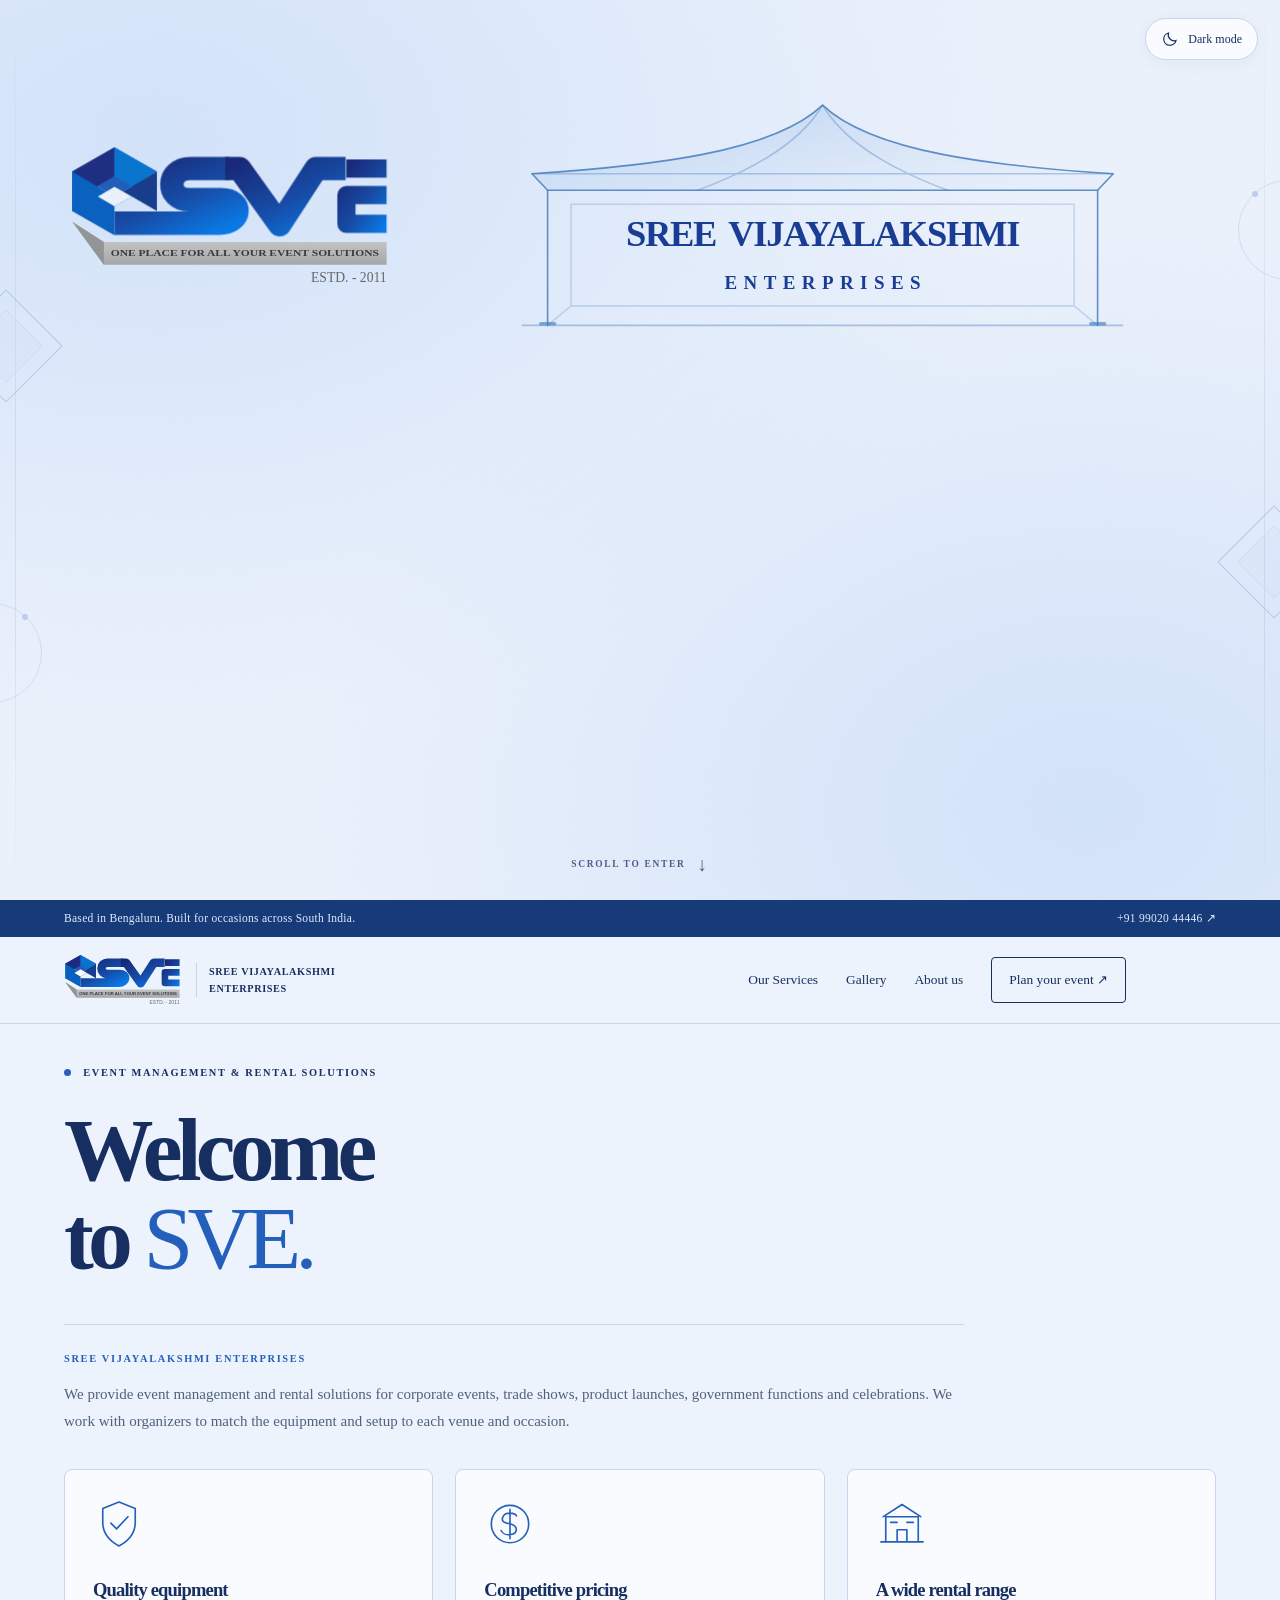
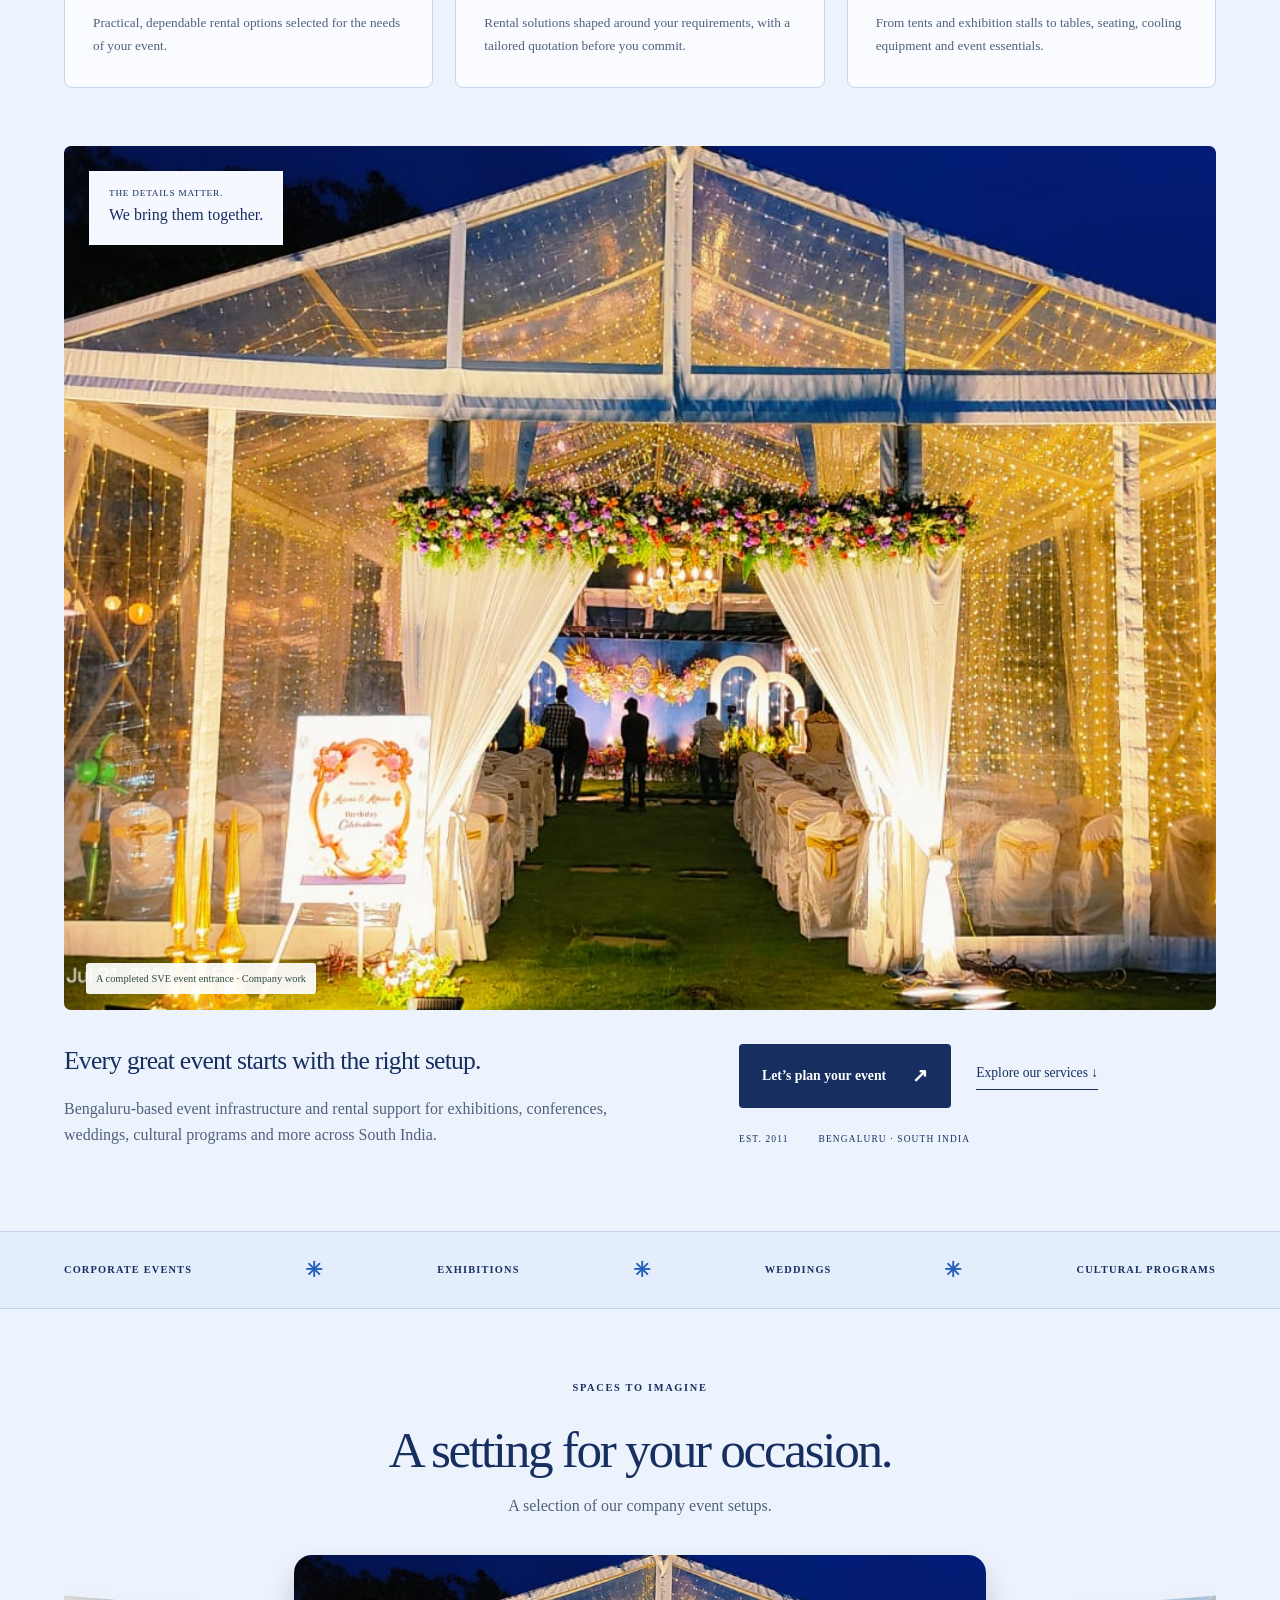
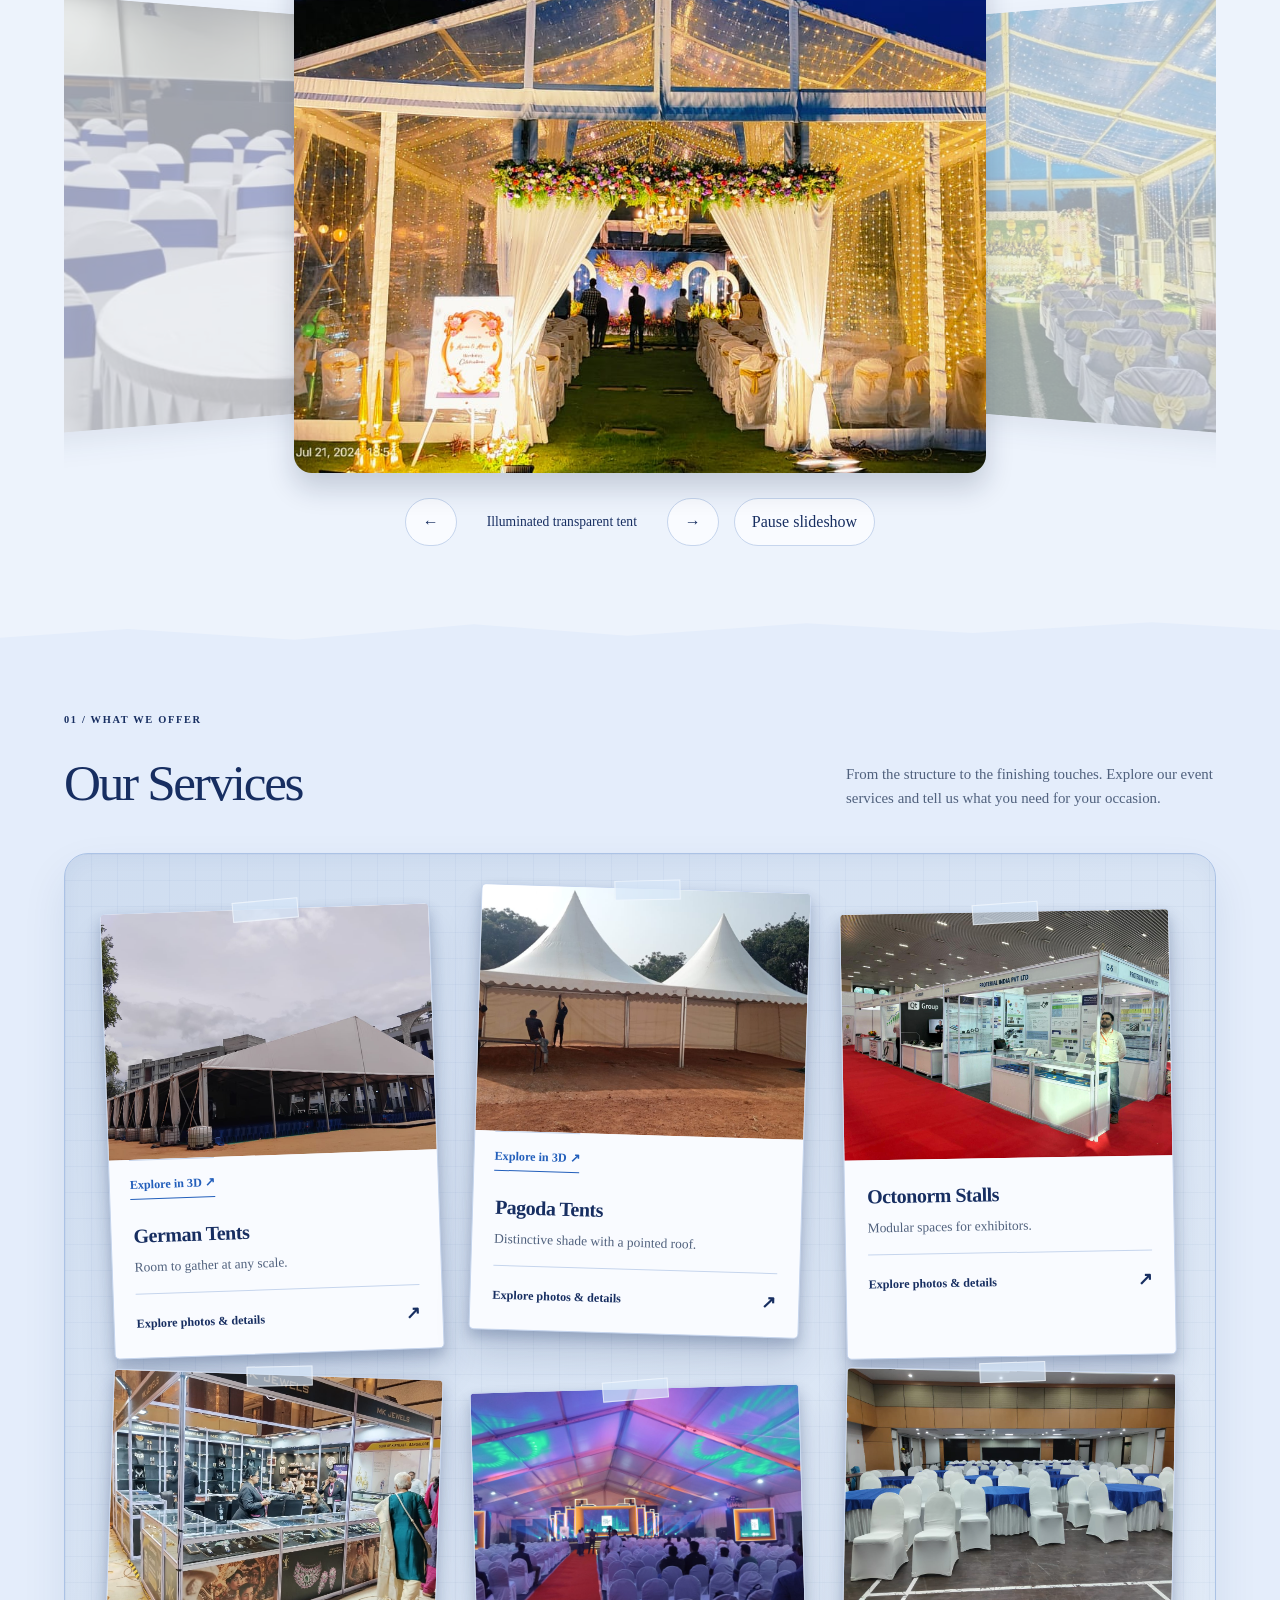
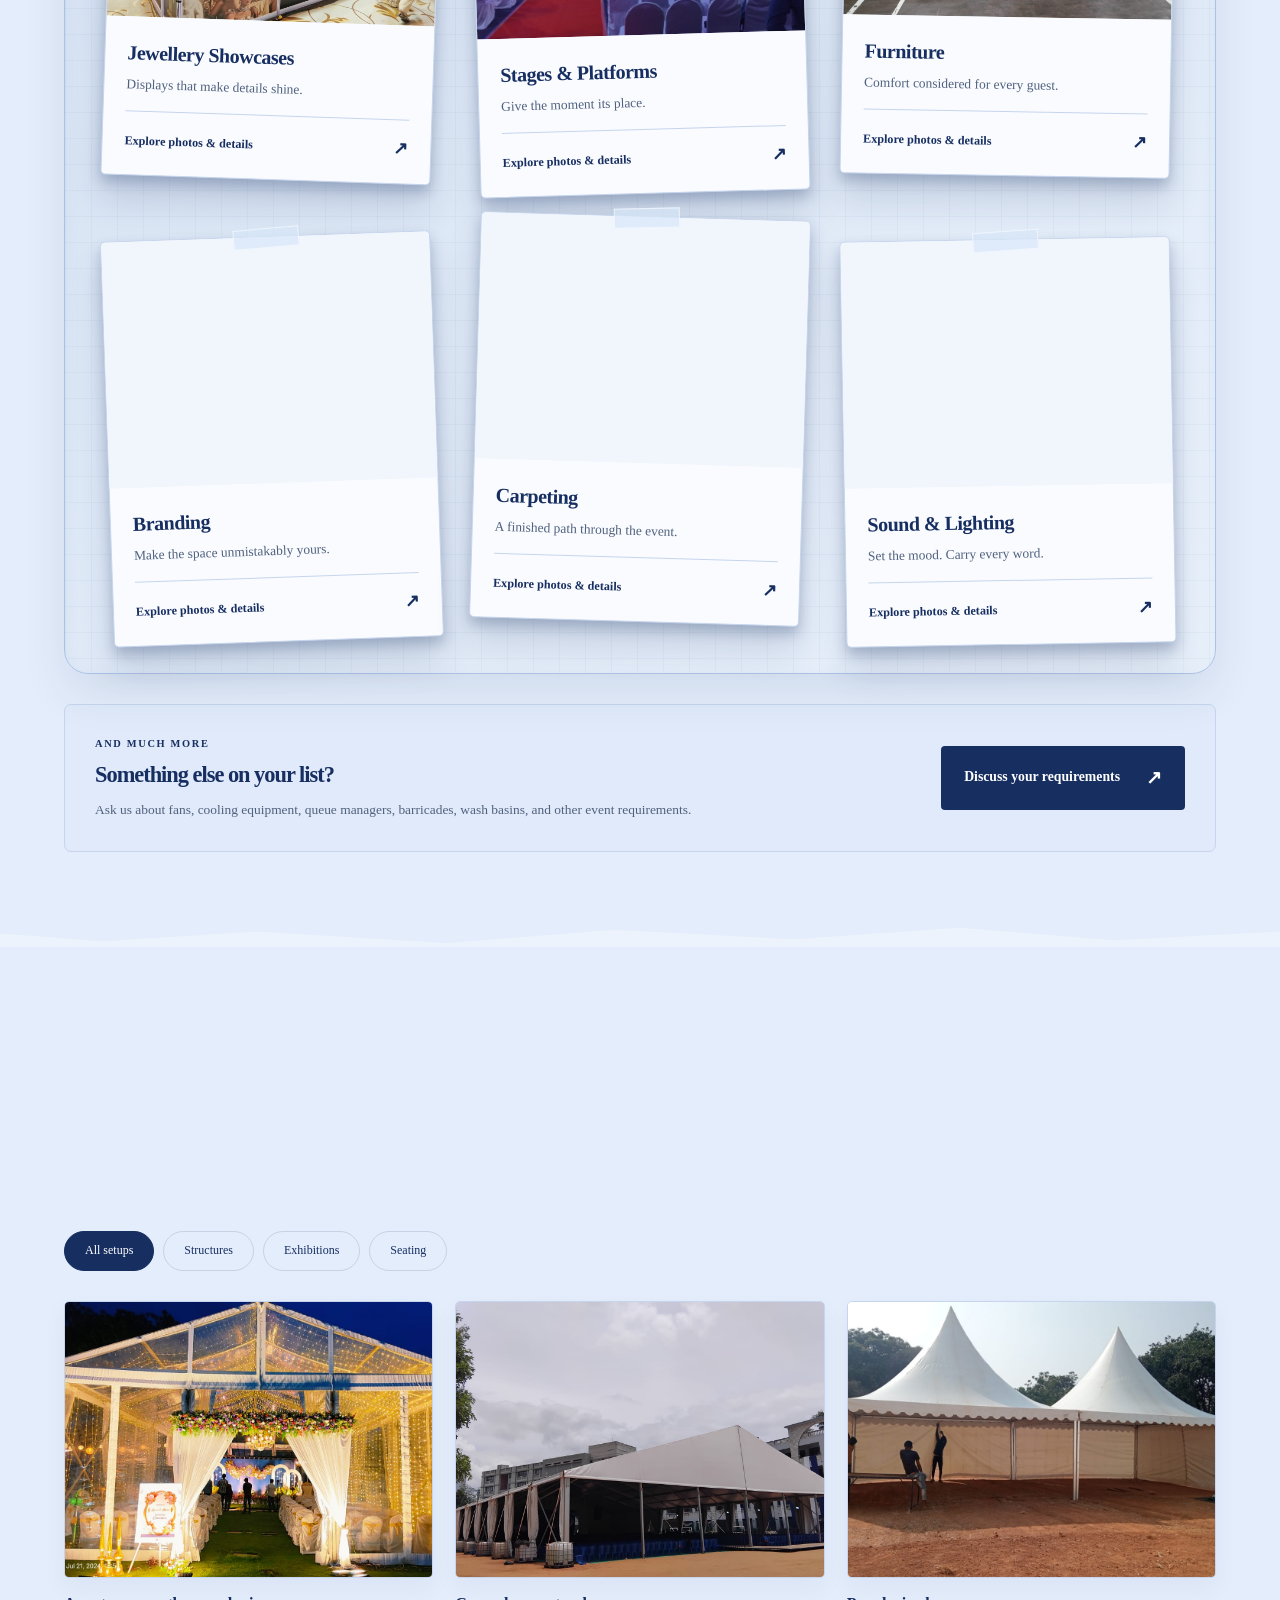
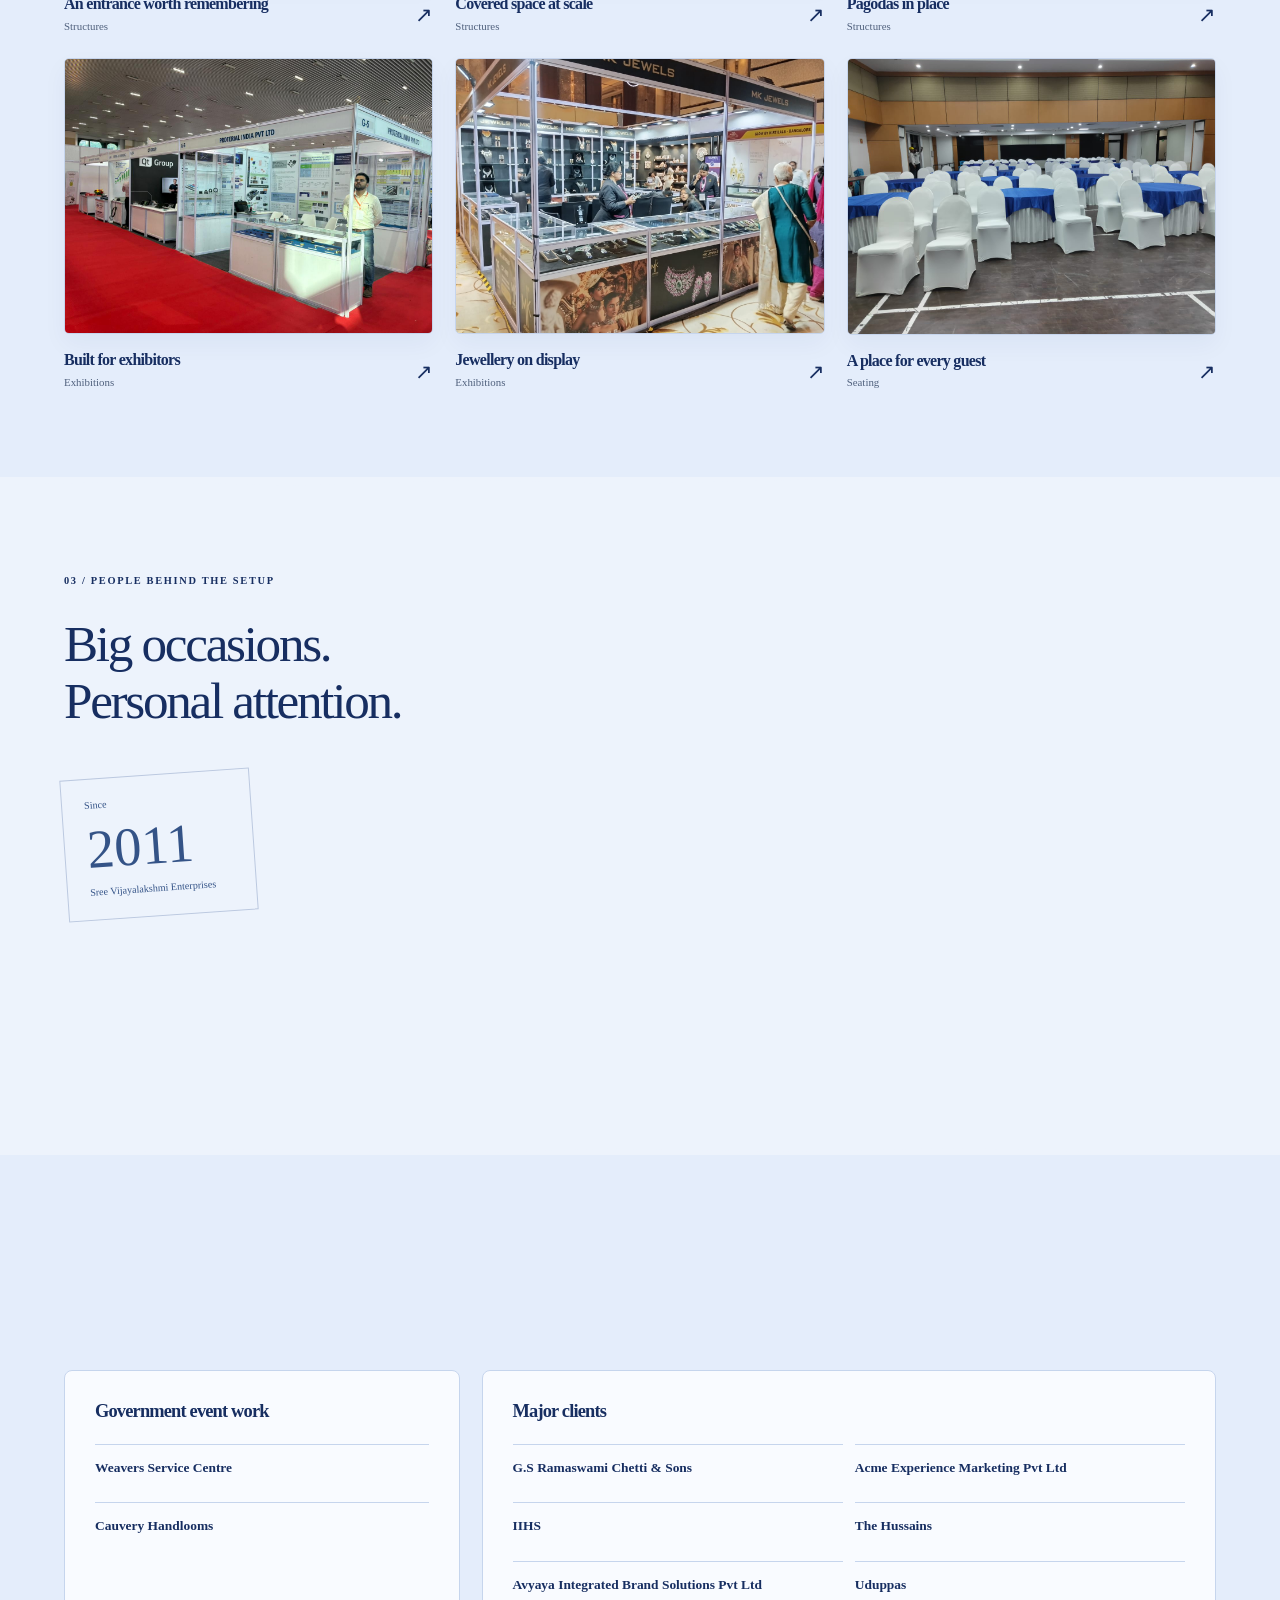
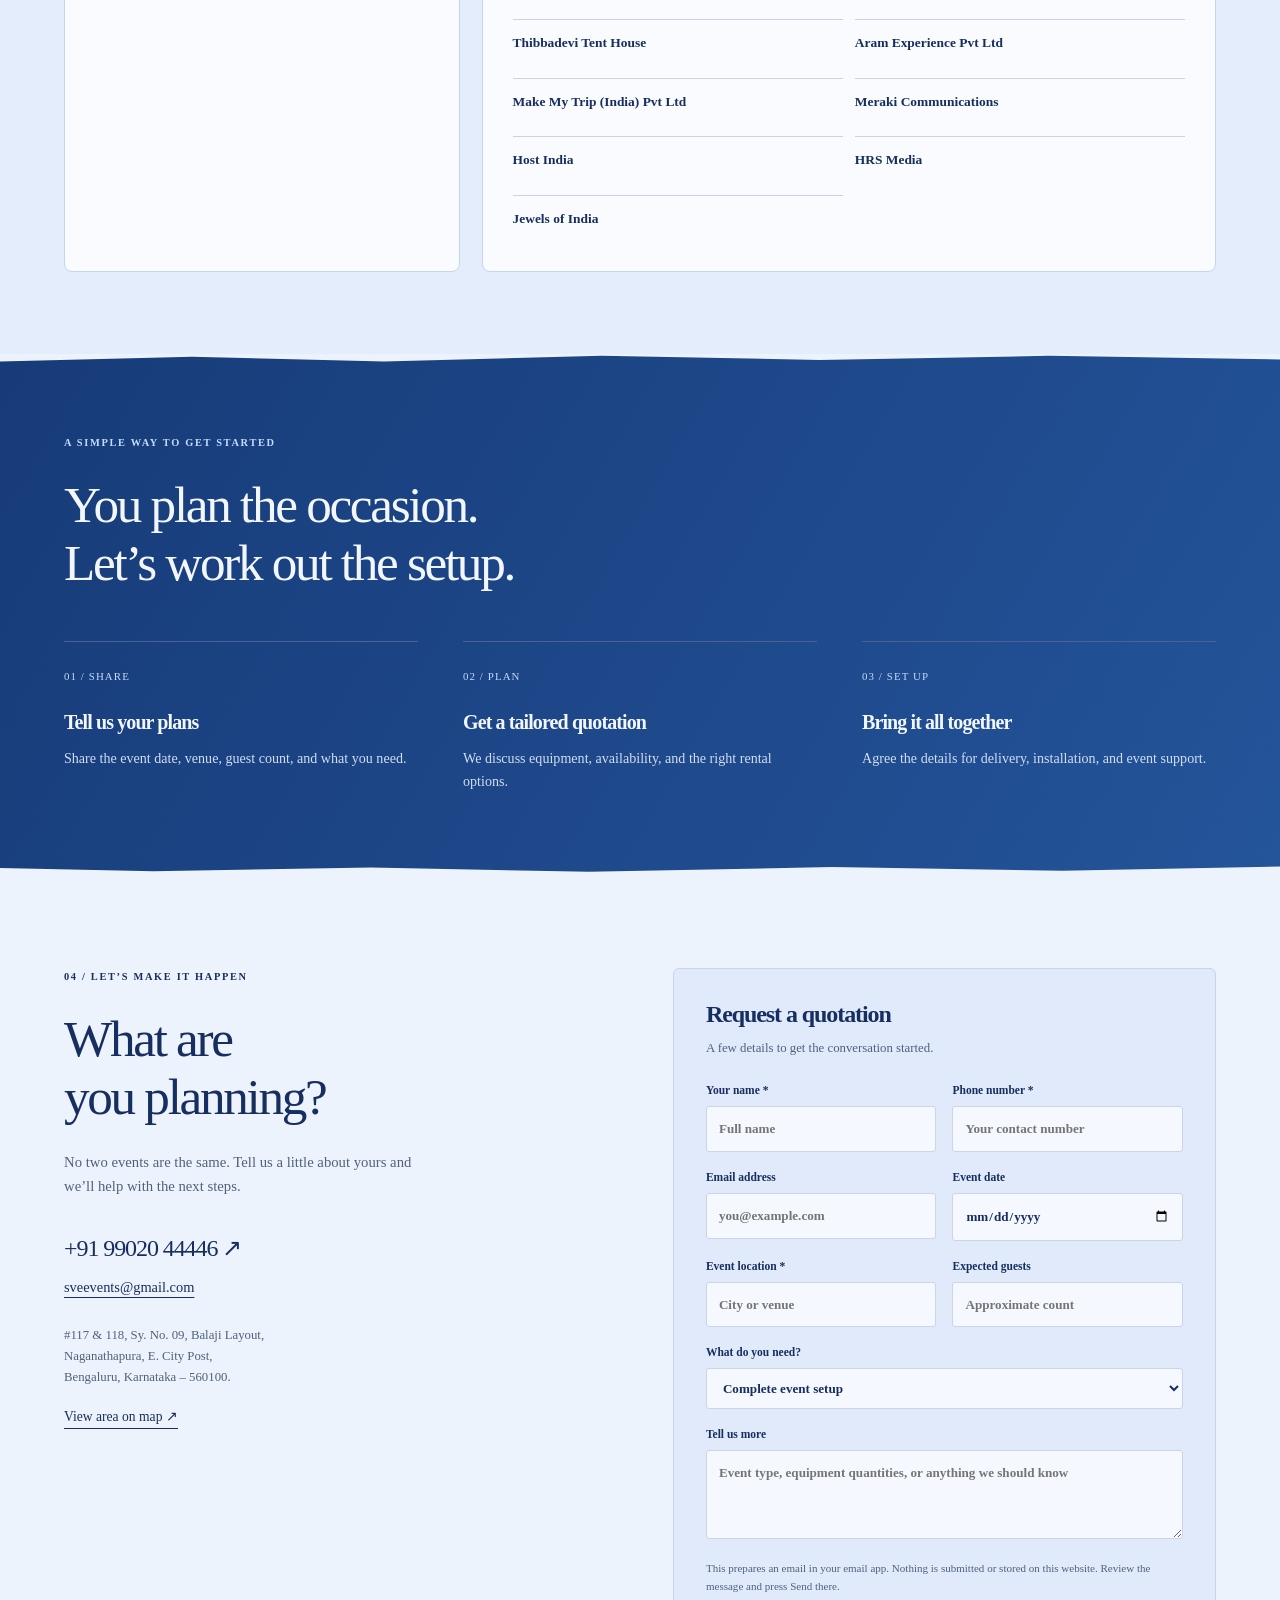
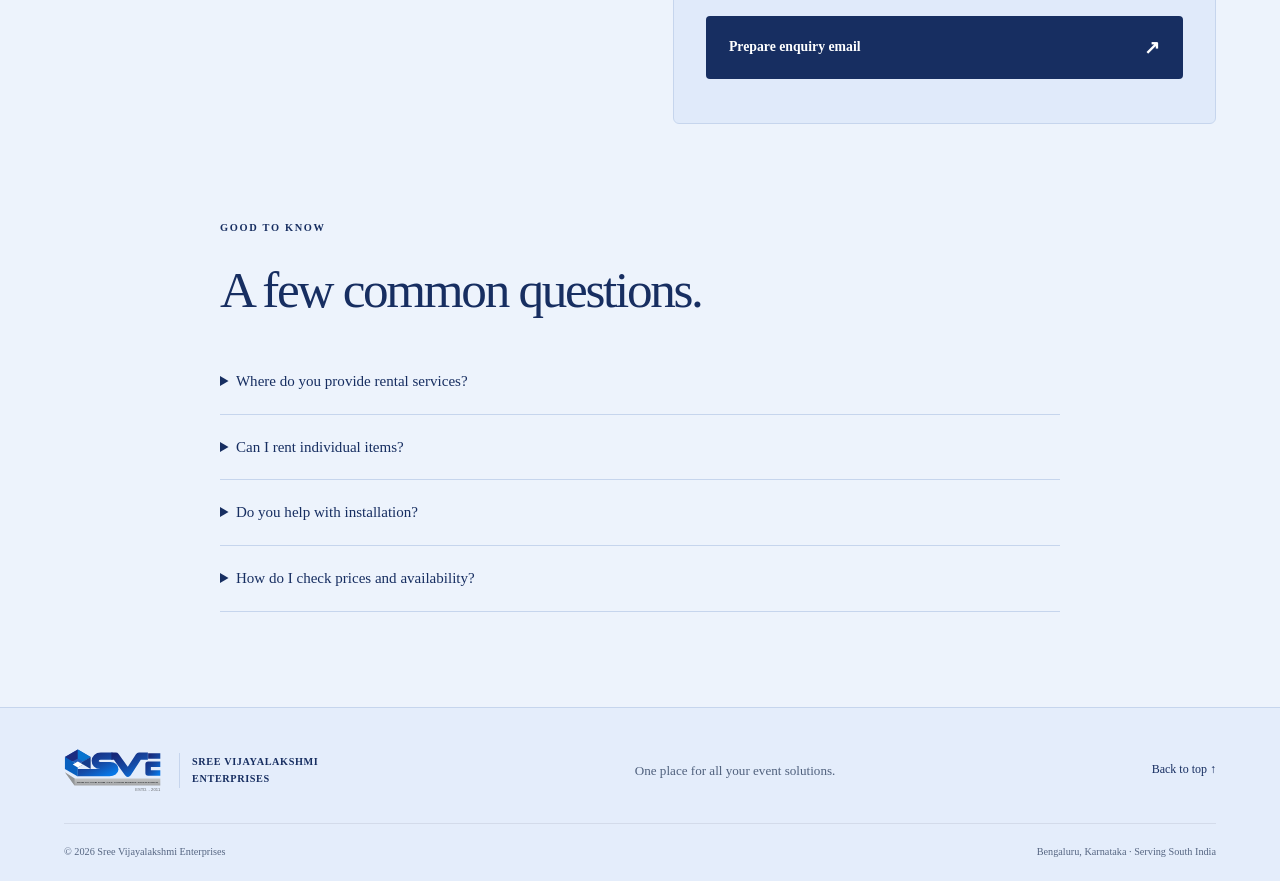
<file: index.html>
<!doctype html>
<html lang="en">
<head>
<meta charset="utf-8"><meta name="viewport" content="width=device-width, initial-scale=1">
<title>SVE | Event infrastructure & rentals, Bengaluru</title>
<meta name="description" content="Sree Vijayalakshmi Enterprises: tents, exhibition stalls, furniture and event rental solutions in Bengaluru and across South India. Request a tailored quotation.">
<meta name="theme-color" content="#ffffff">
<script src="assets/js/theme.js?v=13"></script>
<link rel="icon" href="assets/images/favicon.svg?v=blue-sve-2" type="image/svg+xml">
<link rel="stylesheet" href="assets/css/styles.css?v=13">
<link rel="stylesheet" href="assets/css/brand-intro.css?v=3">
<link rel="stylesheet" href="assets/css/services.css?v=11">
<link rel="stylesheet" href="assets/css/theme-animation.css">
<link rel="stylesheet" href="assets/css/paper-theme.css?v=7">
<link rel="stylesheet" href="assets/css/pavilion-intro.css">
<link rel="stylesheet" href="assets/css/experience.css?v=8">
<link rel="stylesheet" href="assets/css/showcase.css?v=2">
<script src="assets/js/showcase.js?v=3" defer></script>
<link rel="stylesheet" href="assets/css/opening-panels.css?v=4">
<script src="assets/js/opening-panels.js?v=4" defer></script>
<script src="assets/js/content.js?v=4" defer></script><script src="assets/js/main.js?v=8" defer></script>
<script src="assets/js/services.js" defer></script>
<link rel="stylesheet" href="assets/css/scroll-reveal.css">
<script src="assets/js/scroll-reveal.js" defer></script>
</head>
<body>
<button class="theme-toggle" id="theme-toggle" type="button" aria-label="Switch to dark theme" aria-pressed="false" hidden><svg class="theme-moon" viewBox="0 0 24 24" fill="none" stroke="currentColor" stroke-width="1.6" aria-hidden="true"><path d="M20 14A8 8 0 0 1 10 4a8.3 8.3 0 1 0 10 10Z"/></svg><svg class="theme-sun" viewBox="0 0 24 24" fill="none" stroke="currentColor" stroke-width="1.6" aria-hidden="true"><circle cx="12" cy="12" r="4"/><path d="M12 1v3m0 16v3M1 12h3m16 0h3M4 4l2 2m12 12 2 2M4 20l2-2M18 6l2-2"/></svg><span class="theme-label">Dark mode</span></button>
<a class="skip" href="#main">Skip to content</a>
<section class="brand-intro" id="home" aria-label="Sree Vijayalakshmi Enterprises">
  <div class="intro-stage">
    <a class="intro-logo" href="#overview" aria-label="Explore Sree Vijayalakshmi Enterprises">
      <div class="opening-lockup"><svg class="opening-mark" viewBox="0 0 435 195" aria-hidden="true"><defs><linearGradient id="sve-blue" x1="0" y1="0" x2="1" y2="1"><stop stop-color="#172778"/><stop offset=".55" stop-color="#154ba6"/><stop offset="1" stop-color="#0878e7"/></linearGradient><linearGradient id="sve-silver" x2="0" y2="1"><stop stop-color="#dededc"/><stop offset="1" stop-color="#a4a6a8"/></linearGradient></defs>
<g class="cube-faces"><path d="M60 7 116 39 60 72 4 39Z" fill="#215cba"/><path d="M60 7V45L27 64 4 39Z" fill="#1c2c80"/><path d="M60 7 116 39 83 59 60 45Z" fill="#0874cf"/><path d="M4 39 60 72V123L4 91Z" fill="#0860bf"/><path d="M60 72 116 39V91L83 72 60 85Z" fill="#163c8b"/><path d="M60 85 83 72 60 59 38 72Z" fill="var(--mark-cutout,#fff)"/></g>
<g fill="none" stroke="url(#sve-blue)" stroke-width="31" stroke-linejoin="round" stroke-linecap="butt">
<path class="mark-ribbon mark-s" pathLength="1" d="M60 107H198C228 107 230 76 201 76H158C128 76 128 35 160 35H211"/>
<path class="mark-ribbon mark-v" pathLength="1" d="M206 35H225L278 109 326 35H365"/>
<path class="mark-ribbon mark-e" pathLength="1" stroke-width="24" d="M419 35H366M419 70H366V108H419"/>
</g>
<g class="mark-caption"><path d="M4 105 46 132H419V162H46Z" fill="url(#sve-silver)"/><path d="M4 105 46 132V162Z" fill="#929597"/><text x="55" y="151" fill="#36383b" font-family="Arial,sans-serif" font-weight="700" font-size="10.3" textLength="354" lengthAdjust="spacingAndGlyphs">ONE PLACE FOR ALL YOUR EVENT SOLUTIONS</text><text x="419" y="185" text-anchor="end" fill="var(--mark-estd,#64666a)" font-family="Arial,sans-serif" font-size="18">ESTD. - 2011</text></g></svg><div class="brand-pavilion" aria-hidden="true">
<svg class="pavilion-structure" viewBox="0 0 800 320" fill="none">
<defs><linearGradient id="pavilion-cloth" x1="0" y1="0" x2="0.8" y2="1"><stop stop-color="#367bc9" stop-opacity=".22"/><stop offset="1" stop-color="#8bb8ee" stop-opacity=".035"/></linearGradient></defs>
<path class="pavilion-cloth" fill="url(#pavilion-cloth)" d="M400 18C336 79 179 96 28 106L48 127H752L772 106C621 96 464 79 400 18Z"/>
<g class="pavilion-lines" stroke="currentColor" stroke-width="2" stroke-linecap="round" stroke-linejoin="round">
<path class="pavilion-base" pathLength="1" d="M16 300H784"/>
<path class="pavilion-posts" pathLength="1" d="M48 300V127M752 300V127"/>
<path class="pavilion-booth" pathLength="1" d="M48 300 78 275V145H722V275L752 300M78 275H722"/>
<path class="pavilion-roof" pathLength="1" d="M28 106C179 96 336 79 400 18C464 79 621 96 772 106L752 127H48Z"/>
<path class="pavilion-seams" pathLength="1" d="M28 106H772M400 18C367 74 294 107 240 127M400 18C433 74 506 107 560 127"/>
</g>
<g class="pavilion-feet" fill="currentColor"><rect x="37" y="296" width="22" height="4" rx="2"/><rect x="741" y="296" width="22" height="4" rx="2"/></g>
</svg>
<div class="opening-name"><span class="name-word name-word-1">SREE</span> <span class="name-word name-word-2">VIJAYALAKSHMI</span><span class="name-word name-word-3">ENTERPRISES</span></div>
</div></div>
    </a>
    <a class="entry-cue" href="#overview">SCROLL TO ENTER <span aria-hidden="true">↓</span></a>
  </div>
</section>
<div class="side-art side-art-left" aria-hidden="true"><span class="side-line"></span><span class="side-diamond"></span><span class="side-orbit"></span></div>
<div class="side-art side-art-right" aria-hidden="true"><span class="side-line"></span><span class="side-diamond"></span><span class="side-orbit"></span></div>
<div class="site-content">
<div class="topbar"><div class="wrap"><span>Based in Bengaluru. Built for occasions across South India.</span><a href="tel:+919902044446">+91 99020 44446 ↗</a></div></div>
<header class="wrap header">
<a class="brand" href="#home" aria-label="Sree Vijayalakshmi Enterprises home"><img class="header-logo" src="assets/images/sve-mark.svg" width="435" height="195" alt="SVE"><span class="brand-name">SREE VIJAYALAKSHMI<br>ENTERPRISES</span></a>
<button class="menu-toggle" aria-controls="navigation" aria-expanded="false" hidden>Menu +</button>
<nav id="navigation" aria-label="Main navigation"><a href="#services">Our Services</a><a href="#gallery">Gallery</a><a href="#about">About us</a><a class="nav-cta" href="#enquiry">Plan your event ↗</a></nav>
</header>
<main id="main">
<section id="overview" class="hero wrap" aria-labelledby="welcome-title">
<div class="hero-heading"><p class="eyebrow"><span class="dot"></span> EVENT MANAGEMENT & RENTAL SOLUTIONS</p><h1 class="hero-welcome" id="welcome-title"><span>Welcome</span><span>to <em>SVE.</em></span></h1></div>
<div class="hero-introduction"><p class="eyebrow">SREE VIJAYALAKSHMI ENTERPRISES</p><p>We provide event management and rental solutions for corporate events, trade shows, product launches, government functions and celebrations. We work with organizers to match the equipment and setup to each venue and occasion.</p></div>
<div class="welcome-features"><article><svg viewBox="0 0 64 64" fill="none" stroke="currentColor" stroke-width="2" aria-hidden="true"><path d="M32 5 52 13v17c0 14-9 23-20 29C21 53 12 44 12 30V13L32 5Z"/><path d="m22 31 7 7 14-15"/></svg><h3>Quality equipment</h3><p>Practical, dependable rental options selected for the needs of your event.</p></article><article><svg viewBox="0 0 64 64" fill="none" stroke="currentColor" stroke-width="2" aria-hidden="true"><circle cx="32" cy="32" r="23"/><path d="M40 22c-2-4-13-5-16 0-5 8 4 9 9 10 10 3 8 12 0 13-5 1-10-1-12-5M32 14v36"/></svg><h3>Competitive pricing</h3><p>Rental solutions shaped around your requirements, with a tailored quotation before you commit.</p></article><article><svg viewBox="0 0 64 64" fill="none" stroke="currentColor" stroke-width="2" aria-hidden="true"><path d="M6 54h52M12 54V23h40v31M9 23 32 8l23 15M26 54V39h12v15M18 30h8m12 0h8"/></svg><h3>A wide rental range</h3><p>From tents and exhibition stalls to tables, seating, cooling equipment and event essentials.</p></article></div>
<figure class="hero-visual"><img id="hero-image" src="assets/images/event-illustration.svg" alt="Architectural illustration of a tent and event seating"><figcaption id="hero-caption">A space for every occasion · Concept illustration</figcaption><div class="visual-tag">THE DETAILS MATTER.<br><strong>We bring them together.</strong></div></figure>
<div class="hero-outro"><div><p class="hero-statement">Every great event starts with the right setup.</p><p class="lead">Bengaluru-based event infrastructure and rental support for exhibitions, conferences, weddings, cultural programs and more across South India.</p></div><div><div class="actions"><a class="button" href="#enquiry">Let’s plan your event <span>↗</span></a><a class="underlined" href="#services">Explore our services ↓</a></div><div class="hero-foot"><span>EST. 2011</span><span>BENGALURU · SOUTH INDIA</span></div></div></div>
</section>
<div class="occasion-strip"><div class="wrap"><span>CORPORATE EVENTS</span><span>✳</span><span>EXHIBITIONS</span><span>✳</span><span>WEDDINGS</span><span>✳</span><span>CULTURAL PROGRAMS</span></div></div>
<section class="section wrap" id="services" aria-labelledby="services-title">
<div class="section-heading"><div><p class="eyebrow">01 / WHAT WE OFFER</p><h2 id="services-title">Our Services</h2></div><p>From the structure to the finishing touches. Explore our event services and tell us what you need for your occasion.</p></div>
<div class="service-catalogue">
<article class="service-card" id="service-german-tents">
<div class="service-photo" data-service-photo="german-tents"><div class="service-photo-placeholder"><span class="service-photo-number" aria-hidden="true">01</span><span>Photos coming soon</span></div></div>
<a class="tent-service-link" href="services/german-tents.html#tent-3d">Explore in 3D ↗</a>
<div class="service-card-content"><h3>German Tents</h3><p>Room to gather at any scale.</p><p class="service-use-case"><strong>Ideal for</strong> conferences, weddings and large seated events needing a wide covered space.</p><a class="service-detail-link" href="services/german-tents.html" aria-label="Explore German Tents photos and details">Explore photos &amp; details <span aria-hidden="true">↗</span></a></div>
</article>
<article class="service-card" id="service-pagoda-tents">
<div class="service-photo" data-service-photo="pagoda-tents"><div class="service-photo-placeholder"><span class="service-photo-number" aria-hidden="true">02</span><span>Photos coming soon</span></div></div>
<a class="tent-service-link" href="services/pagoda-tents.html#tent-3d">Explore in 3D ↗</a>
<div class="service-card-content"><h3>Pagoda Tents</h3><p>Distinctive shade with a pointed roof.</p><p class="service-use-case"><strong>Ideal for</strong> welcome areas, outdoor counters, food stations and smaller garden gatherings.</p><a class="service-detail-link" href="services/pagoda-tents.html" aria-label="Explore Pagoda Tents photos and details">Explore photos &amp; details <span aria-hidden="true">↗</span></a></div>
</article>
<article class="service-card" id="service-octonorm-stalls">
<div class="service-photo" data-service-photo="octonorm-stalls"><div class="service-photo-placeholder"><span class="service-photo-number" aria-hidden="true">03</span><span>Photos coming soon</span></div></div>
<div class="service-card-content"><h3>Octonorm Stalls</h3><p>Modular spaces for exhibitors.</p><p class="service-use-case"><strong>Ideal for</strong> expos, product launches, trade fairs and branded information booths.</p><a class="service-detail-link" href="services/octonorm-stalls.html" aria-label="Explore Octonorm Stalls photos and details">Explore photos &amp; details <span aria-hidden="true">↗</span></a></div>
</article>
<article class="service-card" id="service-jewellery-showcases">
<div class="service-photo" data-service-photo="jewellery-showcases"><div class="service-photo-placeholder"><span class="service-photo-number" aria-hidden="true">04</span><span>Photos coming soon</span></div></div>
<div class="service-card-content"><h3>Jewellery Showcases</h3><p>Displays that make details shine.</p><p class="service-use-case"><strong>Ideal for</strong> jewellery exhibitions, retail pop-ups and premium product presentations.</p><a class="service-detail-link" href="services/jewellery-showcases.html" aria-label="Explore Jewellery Showcases photos and details">Explore photos &amp; details <span aria-hidden="true">↗</span></a></div>
</article>
<article class="service-card" id="service-stages-platforms">
<div class="service-photo" data-service-photo="stages-platforms"><div class="service-photo-placeholder"><span class="service-photo-number" aria-hidden="true">05</span><span>Photos coming soon</span></div></div>
<div class="service-card-content"><h3>Stages &amp; Platforms</h3><p>Give the moment its place.</p><p class="service-use-case"><strong>Ideal for</strong> ceremonies, performances, speakers and award presentations.</p><a class="service-detail-link" href="services/stages-platforms.html" aria-label="Explore Stages and Platforms photos and details">Explore photos &amp; details <span aria-hidden="true">↗</span></a></div>
</article>
<article class="service-card" id="service-furniture">
<div class="service-photo" data-service-photo="furniture"><div class="service-photo-placeholder"><span class="service-photo-number" aria-hidden="true">06</span><span>Photos coming soon</span></div></div>
<div class="service-card-content"><h3>Furniture</h3><p>Comfort considered for every guest.</p><p class="service-use-case"><strong>Ideal for</strong> banquet dining, lounge areas, audience seating and hospitality zones.</p><a class="service-detail-link" href="services/furniture.html" aria-label="Explore Furniture photos and details">Explore photos &amp; details <span aria-hidden="true">↗</span></a></div>
</article>
<article class="service-card" id="service-branding">
<div class="service-photo" data-service-photo="branding"><div class="service-photo-placeholder"><span class="service-photo-number" aria-hidden="true">07</span><span>Photos coming soon</span></div></div>
<div class="service-card-content"><h3>Branding</h3><p>Make the space unmistakably yours.</p><p class="service-use-case"><strong>Ideal for</strong> registration desks, sponsor walls, exhibition stands and launch events.</p><a class="service-detail-link" href="services/branding.html" aria-label="Explore Branding photos and details">Explore photos &amp; details <span aria-hidden="true">↗</span></a></div>
</article>
<article class="service-card" id="service-carpeting">
<div class="service-photo" data-service-photo="carpeting"><div class="service-photo-placeholder"><span class="service-photo-number" aria-hidden="true">08</span><span>Photos coming soon</span></div></div>
<div class="service-card-content"><h3>Carpeting</h3><p>A finished path through the event.</p><p class="service-use-case"><strong>Ideal for</strong> entrances, aisles, stage approaches and exhibition floors.</p><a class="service-detail-link" href="services/carpeting.html" aria-label="Explore Carpeting photos and details">Explore photos &amp; details <span aria-hidden="true">↗</span></a></div>
</article>
<article class="service-card" id="service-sound-lighting">
<div class="service-photo" data-service-photo="sound-lighting"><div class="service-photo-placeholder"><span class="service-photo-number" aria-hidden="true">09</span><span>Photos coming soon</span></div></div>
<div class="service-card-content"><h3>Sound &amp; Lighting</h3><p>Set the mood. Carry every word.</p><p class="service-use-case"><strong>Ideal for</strong> stage shows, speeches, receptions and evening celebrations.</p><a class="service-detail-link" href="services/sound-lighting.html" aria-label="Explore Sound and Lighting photos and details">Explore photos &amp; details <span aria-hidden="true">↗</span></a></div>
</article>
</div>
<div class="services-more"><div><p class="eyebrow">AND MUCH MORE</p><h3>Something else on your list?</h3><p>Ask us about fans, cooling equipment, queue managers, barricades, wash basins, and other event requirements.</p></div><a class="button" href="#enquiry" data-service="Other requirements">Discuss your requirements <span aria-hidden="true">↗</span></a></div>
</section>

<section id="gallery" class="gallery-section"><div class="wrap"><div class="section-heading"><div><p class="eyebrow">02 / THE POSSIBILITIES</p><h2>A setting for<br>every gathering.</h2></div><p id="gallery-note">Explore the kinds of spaces we help set up. These illustrations show event concepts; photographs of our work will be added here.</p></div>
<div class="filters" role="group" aria-label="Filter gallery"><button class="active" data-filter="All" aria-pressed="true">All setups</button><button data-filter="Structures" aria-pressed="false">Structures</button><button data-filter="Exhibitions" aria-pressed="false">Exhibitions</button><button data-filter="Seating" aria-pressed="false">Seating</button></div>
<div class="gallery-grid" id="gallery-grid"></div><p id="gallery-status" class="sr-only" aria-live="polite"></p><noscript><p>Enable JavaScript to explore the gallery. Call or email us for equipment details.</p></noscript>
</div></section>
<section id="about" class="section wrap about"><div><p class="eyebrow">03 / PEOPLE BEHIND THE SETUP</p><h2>Big occasions.<br>Personal attention.</h2><div class="about-stamp"><span>Since</span><strong>2011</strong><span>Sree Vijayalakshmi Enterprises</span></div></div><div class="about-copy"><p class="large-copy">Based in Bengaluru.<br>At home across South India.</p><p>We provide event management and comprehensive rental solutions for corporate events, conferences, exhibitions, weddings, government functions, and cultural programs.</p><p>We work closely with event organizers, businesses, exhibition companies, and wedding planners to match the setup to the occasion, venue, and scale.</p><div class="values"><div><span>01</span><h3>Professional installation</h3><p>Structures and equipment set up for your event.</p></div><div><span>02</span><h3>Timely delivery</h3><p>Logistics planned around your event schedule.</p></div><div><span>03</span><h3>On-site support</h3><p>Practical help during the agreed event setup.</p></div></div></div></section>
<section class="client-section" aria-labelledby="client-title"><div class="wrap"><div class="section-heading"><div><p class="eyebrow">EVENTS &amp; CLIENTS</p><h2 id="client-title">Trusted with the details.</h2></div><p>From public events to private celebrations and brand experiences, we help teams bring their spaces together.</p></div><div class="client-groups"><div class="client-group"><h3>Government event work</h3><ul><li>Weavers Service Centre</li><li>Cauvery Handlooms</li></ul></div><div class="client-group"><h3>Major clients</h3><ul><li>G.S Ramaswami Chetti &amp; Sons</li><li>Acme Experience Marketing Pvt Ltd</li><li>IIHS</li><li>The Hussains</li><li>Avyaya Integrated Brand Solutions Pvt Ltd</li><li>Uduppas</li><li>Thibbadevi Tent House</li><li>Aram Experience Pvt Ltd</li><li>Make My Trip (India) Pvt Ltd</li><li>Meraki Communications</li><li>Host India</li><li>HRS Media</li><li>Jewels of India</li></ul></div></div></div></section>
<section class="process-section"><div class="wrap"><p class="eyebrow">A SIMPLE WAY TO GET STARTED</p><h2>You plan the occasion.<br>Let’s work out the setup.</h2><div class="process-grid"><article><span>01 / SHARE</span><h3>Tell us your plans</h3><p>Share the event date, venue, guest count, and what you need.</p></article><article><span>02 / PLAN</span><h3>Get a tailored quotation</h3><p>We discuss equipment, availability, and the right rental options.</p></article><article><span>03 / SET UP</span><h3>Bring it all together</h3><p>Agree the details for delivery, installation, and event support.</p></article></div></div></section>
<section id="enquiry" class="section wrap contact"><div><p class="eyebrow">04 / LET’S MAKE IT HAPPEN</p><h2>What are<br>you planning?</h2><p>No two events are the same. Tell us a little about yours and we’ll help with the next steps.</p><a class="contact-phone" href="tel:+919902044446">+91 99020 44446 ↗</a><a class="contact-email" href="mailto:sveevents@gmail.com">sveevents@gmail.com</a><address>#117 & 118, Sy. No. 09, Balaji Layout,<br>Naganathapura, E. City Post,<br>Bengaluru, Karnataka – 560100.</address><a class="underlined" href="https://www.google.com/maps/search/?api=1&query=Balaji+Layout+Naganathapura+Bengaluru+560100" target="_blank" rel="noopener noreferrer">View area on map ↗</a></div>
<form id="enquiry-form"><h3>Request a quotation</h3><p class="form-intro">A few details to get the conversation started.</p><div class="form-grid"><label>Your name *<input name="name" autocomplete="name" required maxlength="100" placeholder="Full name"></label><label>Phone number *<input name="phone" type="tel" autocomplete="tel" required maxlength="30" placeholder="Your contact number"></label><label>Email address<input name="email" type="email" autocomplete="email" maxlength="200" placeholder="you@example.com"></label><label>Event date<input name="date" type="date"></label><label>Event location *<input name="location" required maxlength="200" placeholder="City or venue"></label><label>Expected guests<input name="guests" type="number" min="1" max="1000000" placeholder="Approximate count"></label><label class="wide">What do you need?<select id="service" name="service"><option>Complete event setup</option><option>German Tents</option><option>Pagoda Tents</option><option>Octonorm Stalls</option><option>Jewellery Showcases</option><option>Stages &amp; Platforms</option><option>Furniture</option><option>Branding</option><option>Carpeting</option><option>Sound &amp; Lighting</option><option>Event essentials</option><option>Other requirements</option></select></label><label class="wide">Tell us more<textarea name="message" rows="3" maxlength="2000" placeholder="Event type, equipment quantities, or anything we should know"></textarea></label></div><p class="form-note">This prepares an email in your email app. Nothing is submitted or stored on this website. Review the message and press Send there.</p><button class="button" type="submit">Prepare enquiry email <span>↗</span></button><p id="form-status" role="status"></p><noscript><p>Use the email address alongside this form to send your requirements.</p></noscript></form>
</section>
<section class="section wrap faq"><p class="eyebrow">GOOD TO KNOW</p><h2>A few common questions.</h2><details><summary>Where do you provide rental services?</summary><p>We are based in Bengaluru, Karnataka, and provide rental services across South India. Contact us with your venue to discuss logistics.</p></details><details><summary>Can I rent individual items?</summary><p>Share your item list and quantities. We can discuss equipment availability and a quotation tailored to your requirements.</p></details><details><summary>Do you help with installation?</summary><p>Our services include professional installation and on-site support. The scope and schedule are agreed as part of your event quotation.</p></details><details><summary>How do I check prices and availability?</summary><p>Call or email us with your date, location, guest count, and equipment needs. Prices and availability are confirmed directly by our team.</p></details></section>
</main>
<footer><div class="wrap footer-top"><a class="brand footer-brand" href="#home"><img class="header-logo" src="assets/images/sve-mark.svg" width="435" height="195" alt="SVE"><span class="brand-name">SREE VIJAYALAKSHMI<br>ENTERPRISES</span></a><p>One place for all your event solutions.</p><a href="#home">Back to top ↑</a></div><div class="wrap footer-bottom"><span>© <span id="year">2026</span> Sree Vijayalakshmi Enterprises</span><span>Bengaluru, Karnataka · Serving South India</span></div></footer>
</div>
<dialog id="photo-dialog"><button id="close-photo" aria-label="Close photo">Close ×</button><img id="large-photo" alt=""><p id="photo-caption"></p></dialog>
</body></html>
</file>
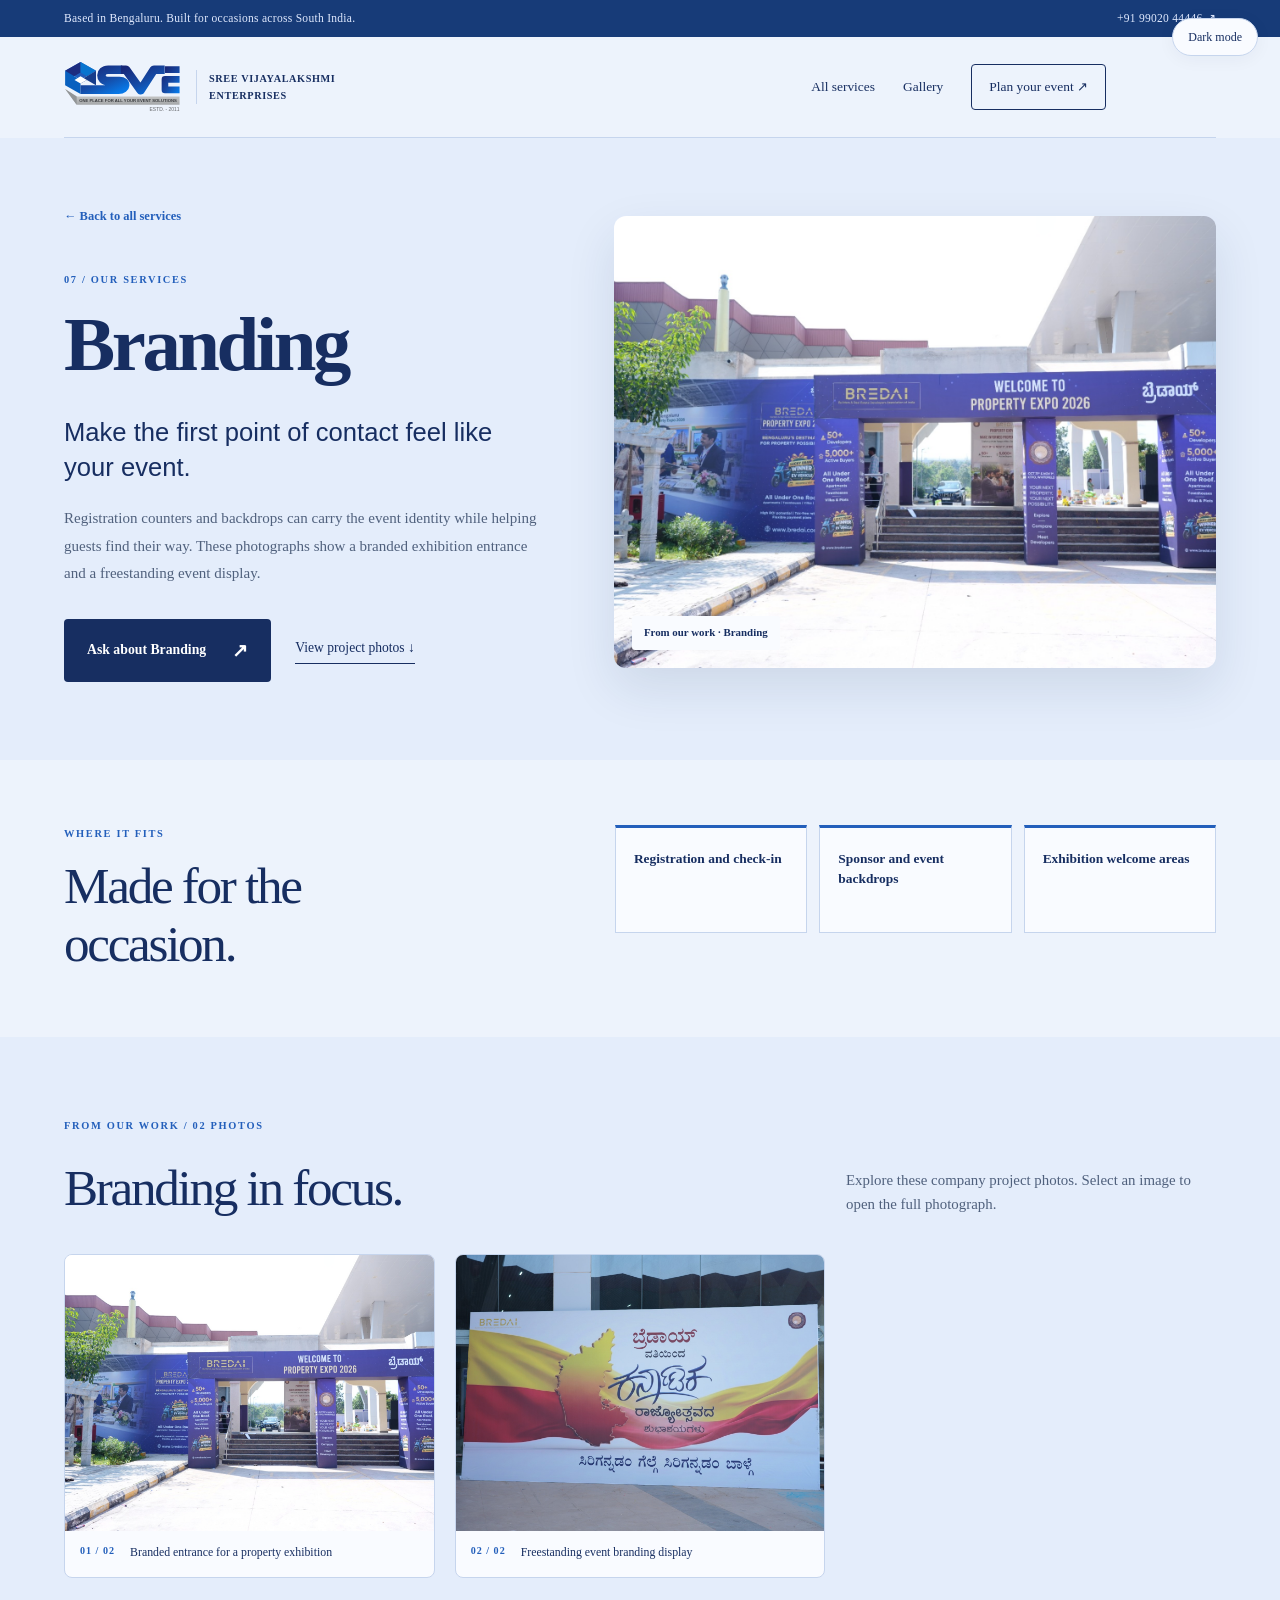
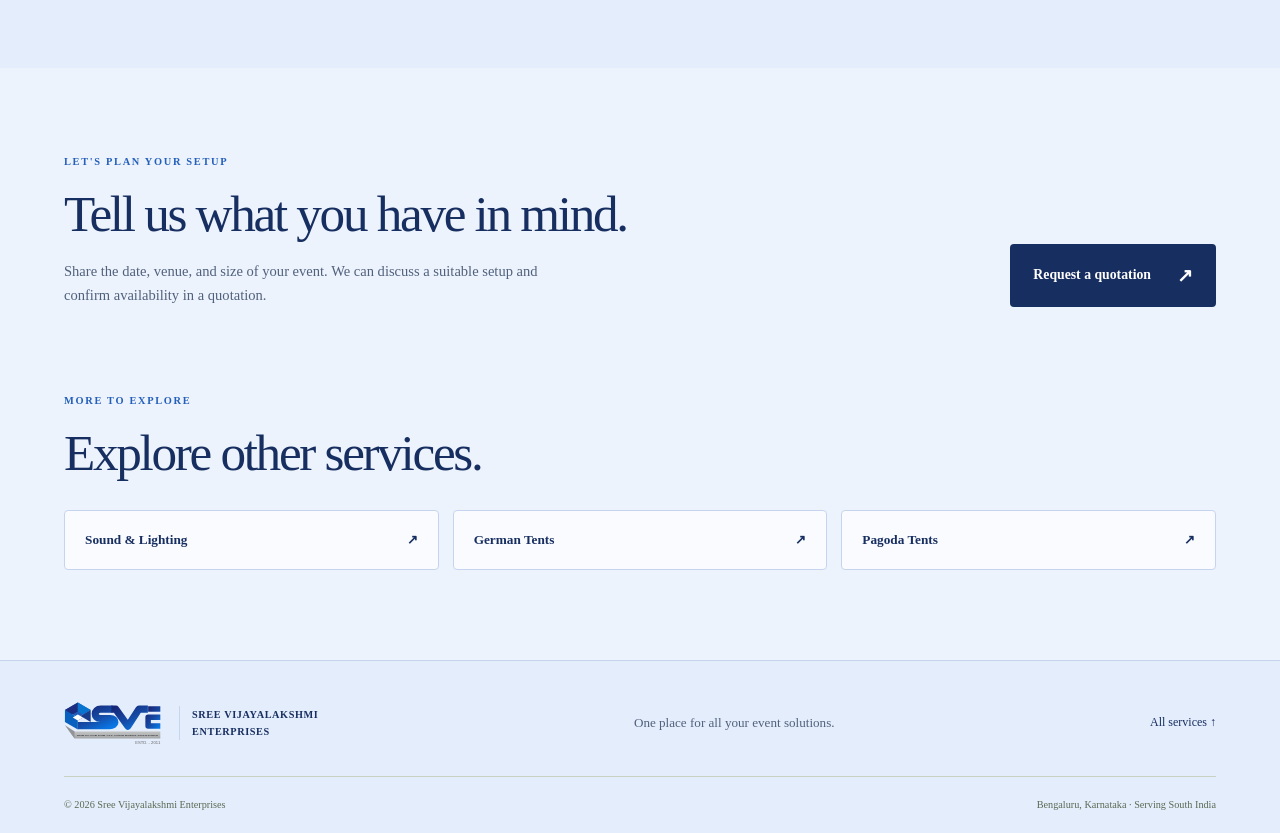
<file: services/branding.html>
<!doctype html>
<html lang="en">
<head>
<meta charset="utf-8"><meta name="viewport" content="width=device-width, initial-scale=1">
<title>Branding | Sree Vijayalakshmi Enterprises</title>
<meta name="description" content="Explore branding projects, photos, and use cases from Sree Vijayalakshmi Enterprises in Bengaluru.">
<meta name="theme-color" content="#ffffff">
<link rel="icon" href="../assets/images/favicon.svg" type="image/svg+xml">
<link rel="stylesheet" href="../assets/css/styles.css?v=13">
<link rel="stylesheet" href="../assets/css/theme-animation.css">
<link rel="stylesheet" href="../assets/css/paper-theme.css">
<link rel="stylesheet" href="../assets/css/service-detail.css?v=8">

<script src="../assets/js/theme.js?v=13" defer></script>

<link rel="stylesheet" href="../assets/css/scroll-reveal.css">
<script src="../assets/js/scroll-reveal.js" defer></script>
</head>
<body>
<button class="theme-toggle" id="theme-toggle" type="button" aria-label="Switch to dark theme" aria-pressed="false" hidden><span class="theme-label">Dark mode</span></button>
<a class="skip" href="#main">Skip to content</a>
<div class="topbar"><div class="wrap"><span>Based in Bengaluru. Built for occasions across South India.</span><a href="tel:+919902044446">+91 99020 44446 ↗</a></div></div>
<header class="wrap header detail-header"><a class="brand" href="../index.html" aria-label="Sree Vijayalakshmi Enterprises home"><img class="header-logo" src="../assets/images/sve-mark.svg" width="435" height="195" alt="SVE"><span class="brand-name">SREE VIJAYALAKSHMI<br>ENTERPRISES</span></a><nav aria-label="Main navigation"><a href="../index.html#services">All services</a><a href="../index.html#gallery">Gallery</a><a class="nav-cta" href="../index.html?service=Branding#enquiry">Plan your event ↗</a></nav></header>
<main id="main">
<section class="detail-hero"><div class="wrap detail-hero-grid"><div class="detail-heading"><a class="detail-back" href="../index.html#services">← Back to all services</a><p class="eyebrow">07 / OUR SERVICES</p><h1>Branding</h1><p class="detail-lead">Make the first point of contact feel like your event.</p><p>Registration counters and backdrops can carry the event identity while helping guests find their way. These photographs show a branded exhibition entrance and a freestanding event display.</p><div class="detail-actions"><a class="button" href="../index.html?service=Branding#enquiry">Ask about Branding <span>↗</span></a><a class="underlined" href="#project-photos">View project photos ↓</a></div></div><figure class="detail-cover"><img src="../assets/images/work/branding-display-1.jpeg" alt="Branded entrance for a property exhibition" width="1200" height="900" fetchpriority="high"><figcaption>From our work · Branding</figcaption></figure></div></section>
<section class="detail-uses wrap" aria-labelledby="use-title"><div><p class="eyebrow">WHERE IT FITS</p><h2 id="use-title">Made for the occasion.</h2></div><ul><li>Registration and check-in</li><li>Sponsor and event backdrops</li><li>Exhibition welcome areas</li></ul></section>

<section class="detail-gallery" id="project-photos"><div class="wrap"><div class="section-heading"><div><p class="eyebrow">FROM OUR WORK / 02 PHOTOS</p><h2>Branding in focus.</h2></div><p>Explore these company project photos. Select an image to open the full photograph.</p></div><div class="detail-grid"><figure class="detail-photo"><a href="../assets/images/work/branding-display-1.jpeg" target="_blank" rel="noopener" aria-label="Open full photo: Branded entrance for a property exhibition"><img src="../assets/images/work/branding-display-1.jpeg" alt="Branded entrance for a property exhibition" width="1200" height="900" loading="lazy" decoding="async"></a><figcaption><span>01 / 02</span>Branded entrance for a property exhibition</figcaption></figure>
<figure class="detail-photo"><a href="../assets/images/work/branding-display-2.jpeg" target="_blank" rel="noopener" aria-label="Open full photo: Freestanding event branding display"><img src="../assets/images/work/branding-display-2.jpeg" alt="Freestanding event branding display" width="1200" height="900" loading="lazy" decoding="async"></a><figcaption><span>02 / 02</span>Freestanding event branding display</figcaption></figure></div></div></section>
<section class="detail-next wrap"><div><p class="eyebrow">LET'S PLAN YOUR SETUP</p><h2>Tell us what you have in mind.</h2><p>Share the date, venue, and size of your event. We can discuss a suitable setup and confirm availability in a quotation.</p></div><a class="button" href="../index.html?service=Branding#enquiry">Request a quotation <span>↗</span></a></section>
<section class="detail-related wrap"><p class="eyebrow">MORE TO EXPLORE</p><h2>Explore other services.</h2><div class="detail-related-list"><a href="sound-lighting.html">Sound &amp; Lighting <span>↗</span></a><a href="german-tents.html">German Tents <span>↗</span></a><a href="pagoda-tents.html">Pagoda Tents <span>↗</span></a></div></section>
</main>
<footer><div class="wrap footer-top"><a class="brand footer-brand" href="../index.html"><img class="header-logo" src="../assets/images/sve-mark.svg" width="435" height="195" alt="SVE"><span class="brand-name">SREE VIJAYALAKSHMI<br>ENTERPRISES</span></a><p>One place for all your event solutions.</p><a href="../index.html#services">All services ↑</a></div><div class="wrap footer-bottom"><span>© 2026 Sree Vijayalakshmi Enterprises</span><span>Bengaluru, Karnataka · Serving South India</span></div></footer>
</body></html>
</file>
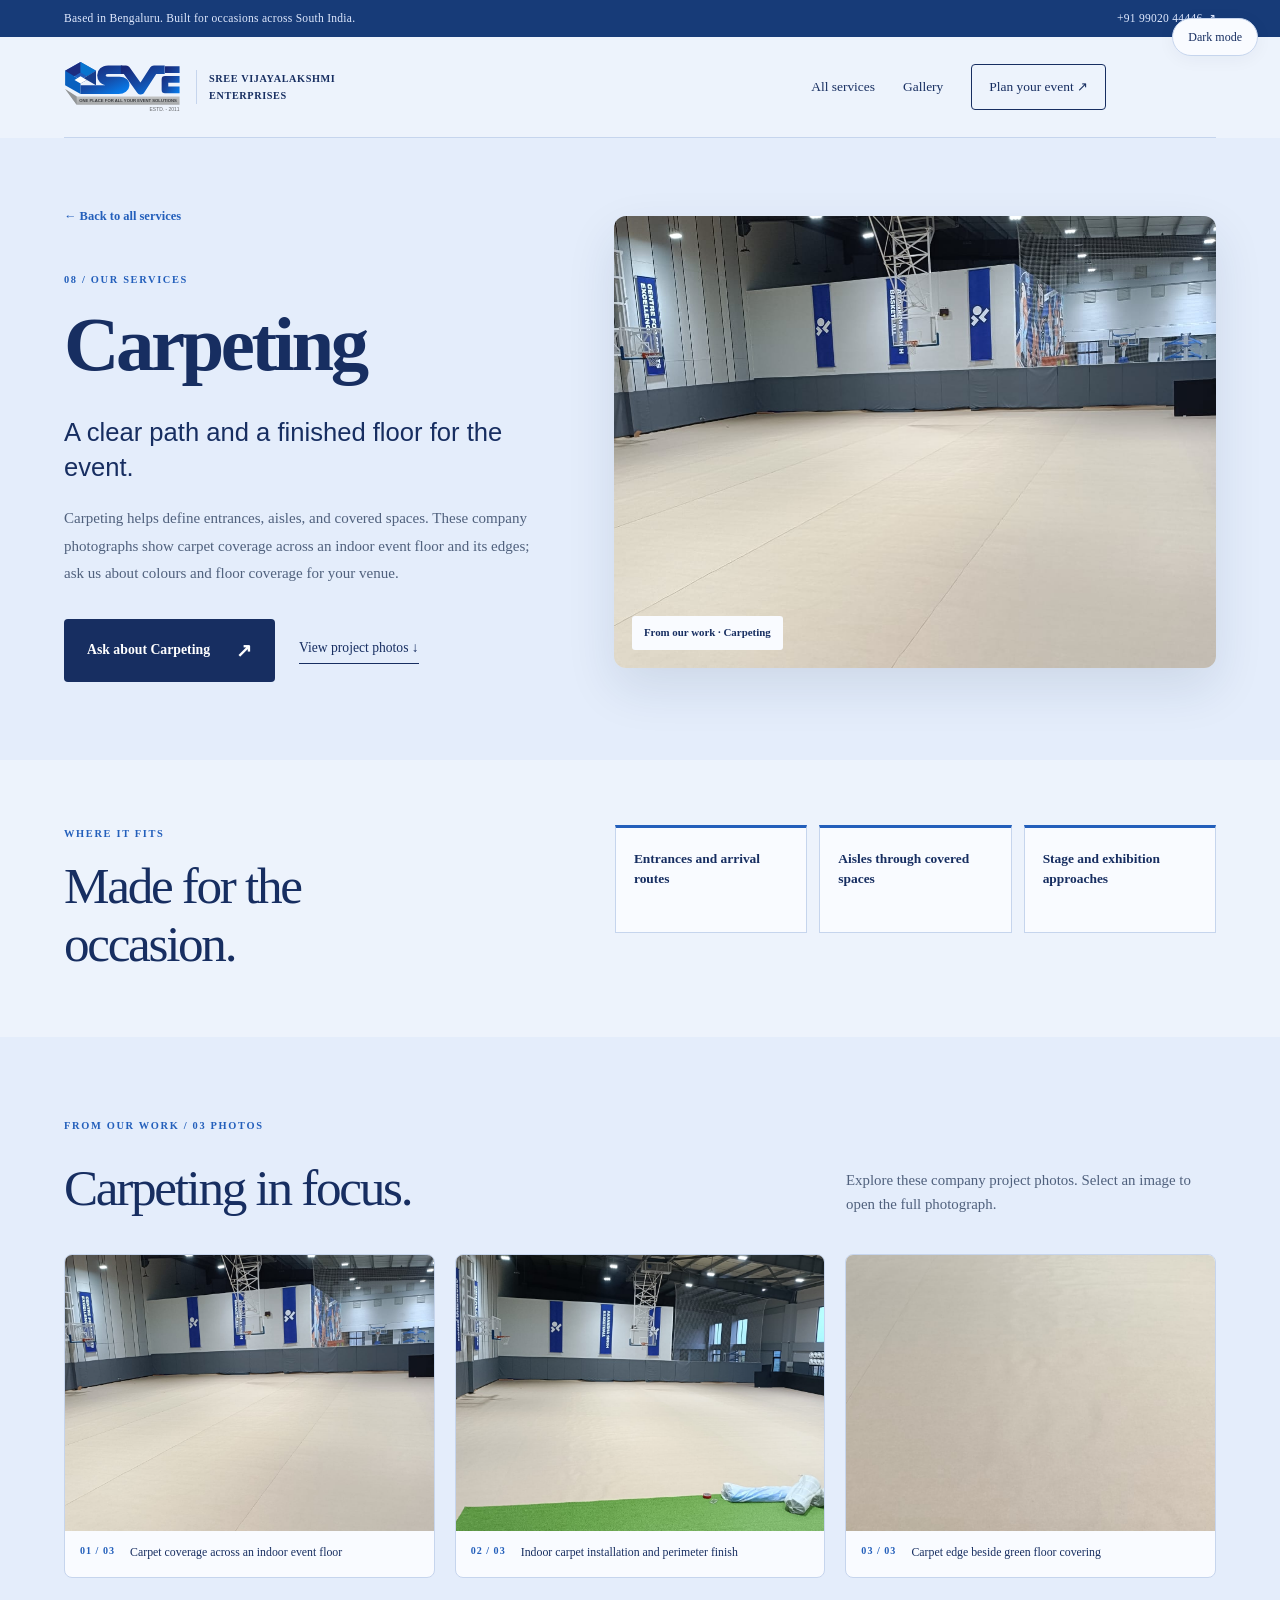
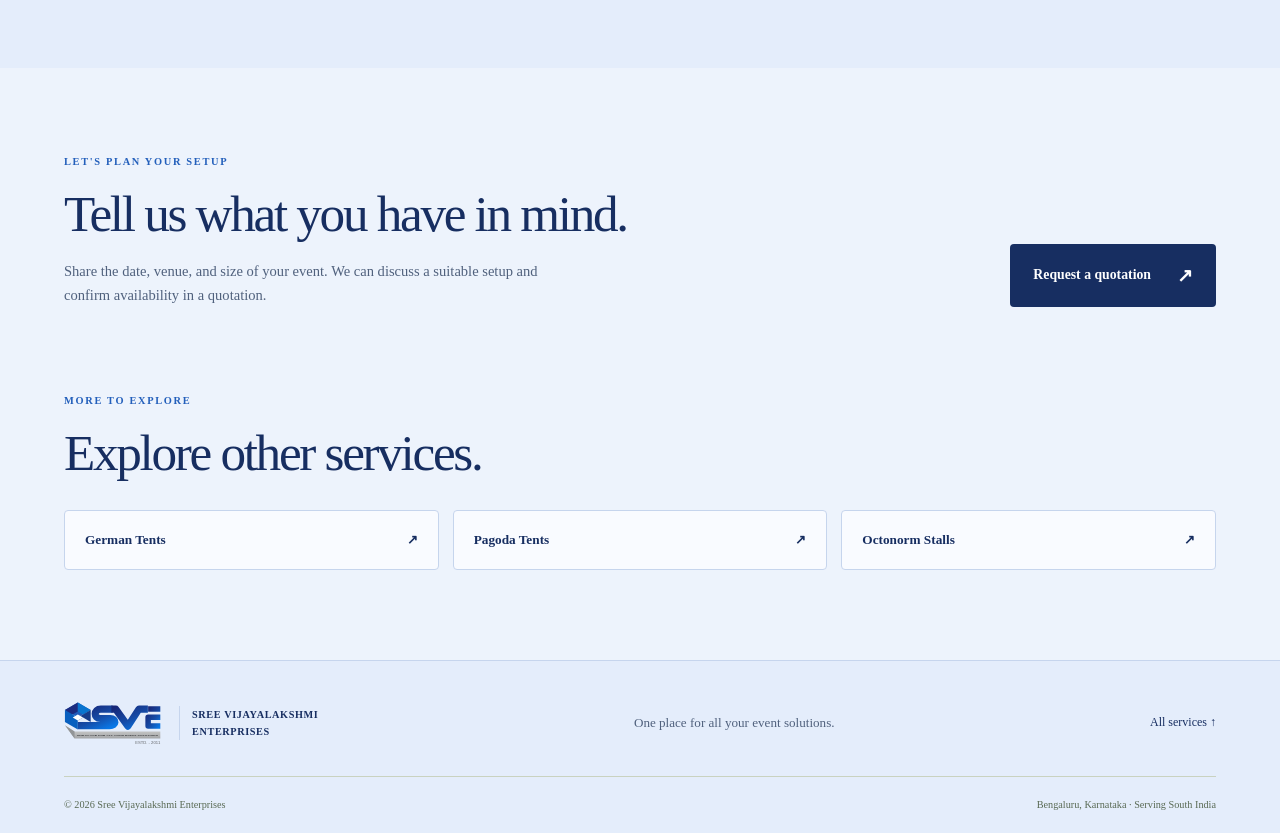
<file: services/carpeting.html>
<!doctype html>
<html lang="en">
<head>
<meta charset="utf-8"><meta name="viewport" content="width=device-width, initial-scale=1">
<title>Carpeting | Sree Vijayalakshmi Enterprises</title>
<meta name="description" content="Explore carpeting projects, photos, and use cases from Sree Vijayalakshmi Enterprises in Bengaluru.">
<meta name="theme-color" content="#ffffff">
<link rel="icon" href="../assets/images/favicon.svg" type="image/svg+xml">
<link rel="stylesheet" href="../assets/css/styles.css?v=13">
<link rel="stylesheet" href="../assets/css/theme-animation.css">
<link rel="stylesheet" href="../assets/css/paper-theme.css">
<link rel="stylesheet" href="../assets/css/service-detail.css?v=8">

<script src="../assets/js/theme.js?v=13" defer></script>

<link rel="stylesheet" href="../assets/css/scroll-reveal.css">
<script src="../assets/js/scroll-reveal.js" defer></script>
</head>
<body>
<button class="theme-toggle" id="theme-toggle" type="button" aria-label="Switch to dark theme" aria-pressed="false" hidden><span class="theme-label">Dark mode</span></button>
<a class="skip" href="#main">Skip to content</a>
<div class="topbar"><div class="wrap"><span>Based in Bengaluru. Built for occasions across South India.</span><a href="tel:+919902044446">+91 99020 44446 ↗</a></div></div>
<header class="wrap header detail-header"><a class="brand" href="../index.html" aria-label="Sree Vijayalakshmi Enterprises home"><img class="header-logo" src="../assets/images/sve-mark.svg" width="435" height="195" alt="SVE"><span class="brand-name">SREE VIJAYALAKSHMI<br>ENTERPRISES</span></a><nav aria-label="Main navigation"><a href="../index.html#services">All services</a><a href="../index.html#gallery">Gallery</a><a class="nav-cta" href="../index.html?service=Carpeting#enquiry">Plan your event ↗</a></nav></header>
<main id="main">
<section class="detail-hero"><div class="wrap detail-hero-grid"><div class="detail-heading"><a class="detail-back" href="../index.html#services">← Back to all services</a><p class="eyebrow">08 / OUR SERVICES</p><h1>Carpeting</h1><p class="detail-lead">A clear path and a finished floor for the event.</p><p>Carpeting helps define entrances, aisles, and covered spaces. These company photographs show carpet coverage across an indoor event floor and its edges; ask us about colours and floor coverage for your venue.</p><div class="detail-actions"><a class="button" href="../index.html?service=Carpeting#enquiry">Ask about Carpeting <span>↗</span></a><a class="underlined" href="#project-photos">View project photos ↓</a></div></div><figure class="detail-cover"><img src="../assets/images/work/carpet-installation-1.jpeg" alt="Carpet coverage across an indoor event floor" width="1200" height="900" fetchpriority="high"><figcaption>From our work · Carpeting</figcaption></figure></div></section>
<section class="detail-uses wrap" aria-labelledby="use-title"><div><p class="eyebrow">WHERE IT FITS</p><h2 id="use-title">Made for the occasion.</h2></div><ul><li>Entrances and arrival routes</li><li>Aisles through covered spaces</li><li>Stage and exhibition approaches</li></ul></section>

<section class="detail-gallery" id="project-photos"><div class="wrap"><div class="section-heading"><div><p class="eyebrow">FROM OUR WORK / 03 PHOTOS</p><h2>Carpeting in focus.</h2></div><p>Explore these company project photos. Select an image to open the full photograph.</p></div><div class="detail-grid"><figure class="detail-photo"><a href="../assets/images/work/carpet-installation-1.jpeg" target="_blank" rel="noopener" aria-label="Open full photo: Carpet coverage across an indoor event floor"><img src="../assets/images/work/carpet-installation-1.jpeg" alt="Carpet coverage across an indoor event floor" width="1200" height="900" loading="lazy" decoding="async"></a><figcaption><span>01 / 03</span>Carpet coverage across an indoor event floor</figcaption></figure>
<figure class="detail-photo"><a href="../assets/images/work/carpet-installation-2.jpeg" target="_blank" rel="noopener" aria-label="Open full photo: Indoor carpet installation and perimeter finish"><img src="../assets/images/work/carpet-installation-2.jpeg" alt="Indoor carpet installation and perimeter finish" width="1200" height="900" loading="lazy" decoding="async"></a><figcaption><span>02 / 03</span>Indoor carpet installation and perimeter finish</figcaption></figure>
<figure class="detail-photo"><a href="../assets/images/work/carpet-installation-3.jpeg" target="_blank" rel="noopener" aria-label="Open full photo: Carpet edge beside green floor covering"><img src="../assets/images/work/carpet-installation-3.jpeg" alt="Carpet edge beside green floor covering" width="1200" height="900" loading="lazy" decoding="async"></a><figcaption><span>03 / 03</span>Carpet edge beside green floor covering</figcaption></figure></div></div></section>
<section class="detail-next wrap"><div><p class="eyebrow">LET'S PLAN YOUR SETUP</p><h2>Tell us what you have in mind.</h2><p>Share the date, venue, and size of your event. We can discuss a suitable setup and confirm availability in a quotation.</p></div><a class="button" href="../index.html?service=Carpeting#enquiry">Request a quotation <span>↗</span></a></section>
<section class="detail-related wrap"><p class="eyebrow">MORE TO EXPLORE</p><h2>Explore other services.</h2><div class="detail-related-list"><a href="german-tents.html">German Tents <span>↗</span></a><a href="pagoda-tents.html">Pagoda Tents <span>↗</span></a><a href="octonorm-stalls.html">Octonorm Stalls <span>↗</span></a></div></section>
</main>
<footer><div class="wrap footer-top"><a class="brand footer-brand" href="../index.html"><img class="header-logo" src="../assets/images/sve-mark.svg" width="435" height="195" alt="SVE"><span class="brand-name">SREE VIJAYALAKSHMI<br>ENTERPRISES</span></a><p>One place for all your event solutions.</p><a href="../index.html#services">All services ↑</a></div><div class="wrap footer-bottom"><span>© 2026 Sree Vijayalakshmi Enterprises</span><span>Bengaluru, Karnataka · Serving South India</span></div></footer>
</body></html>
</file>
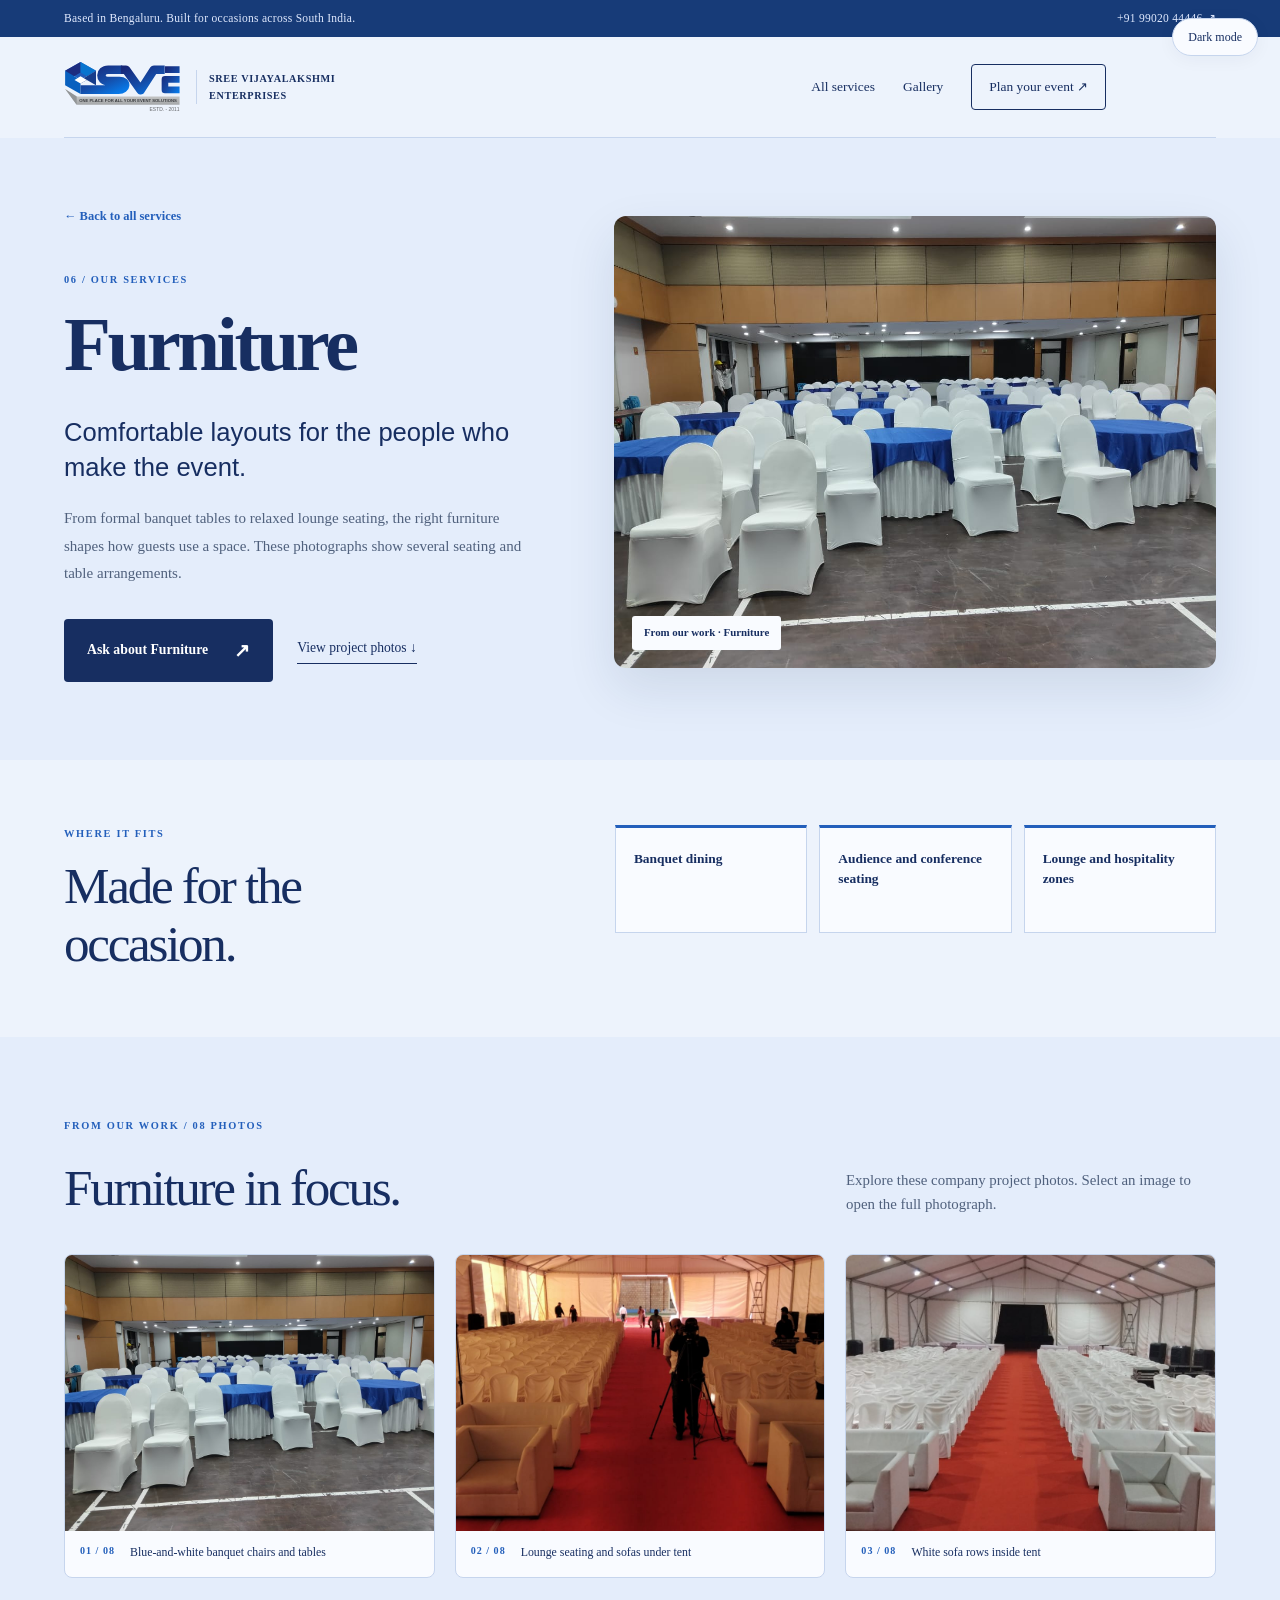
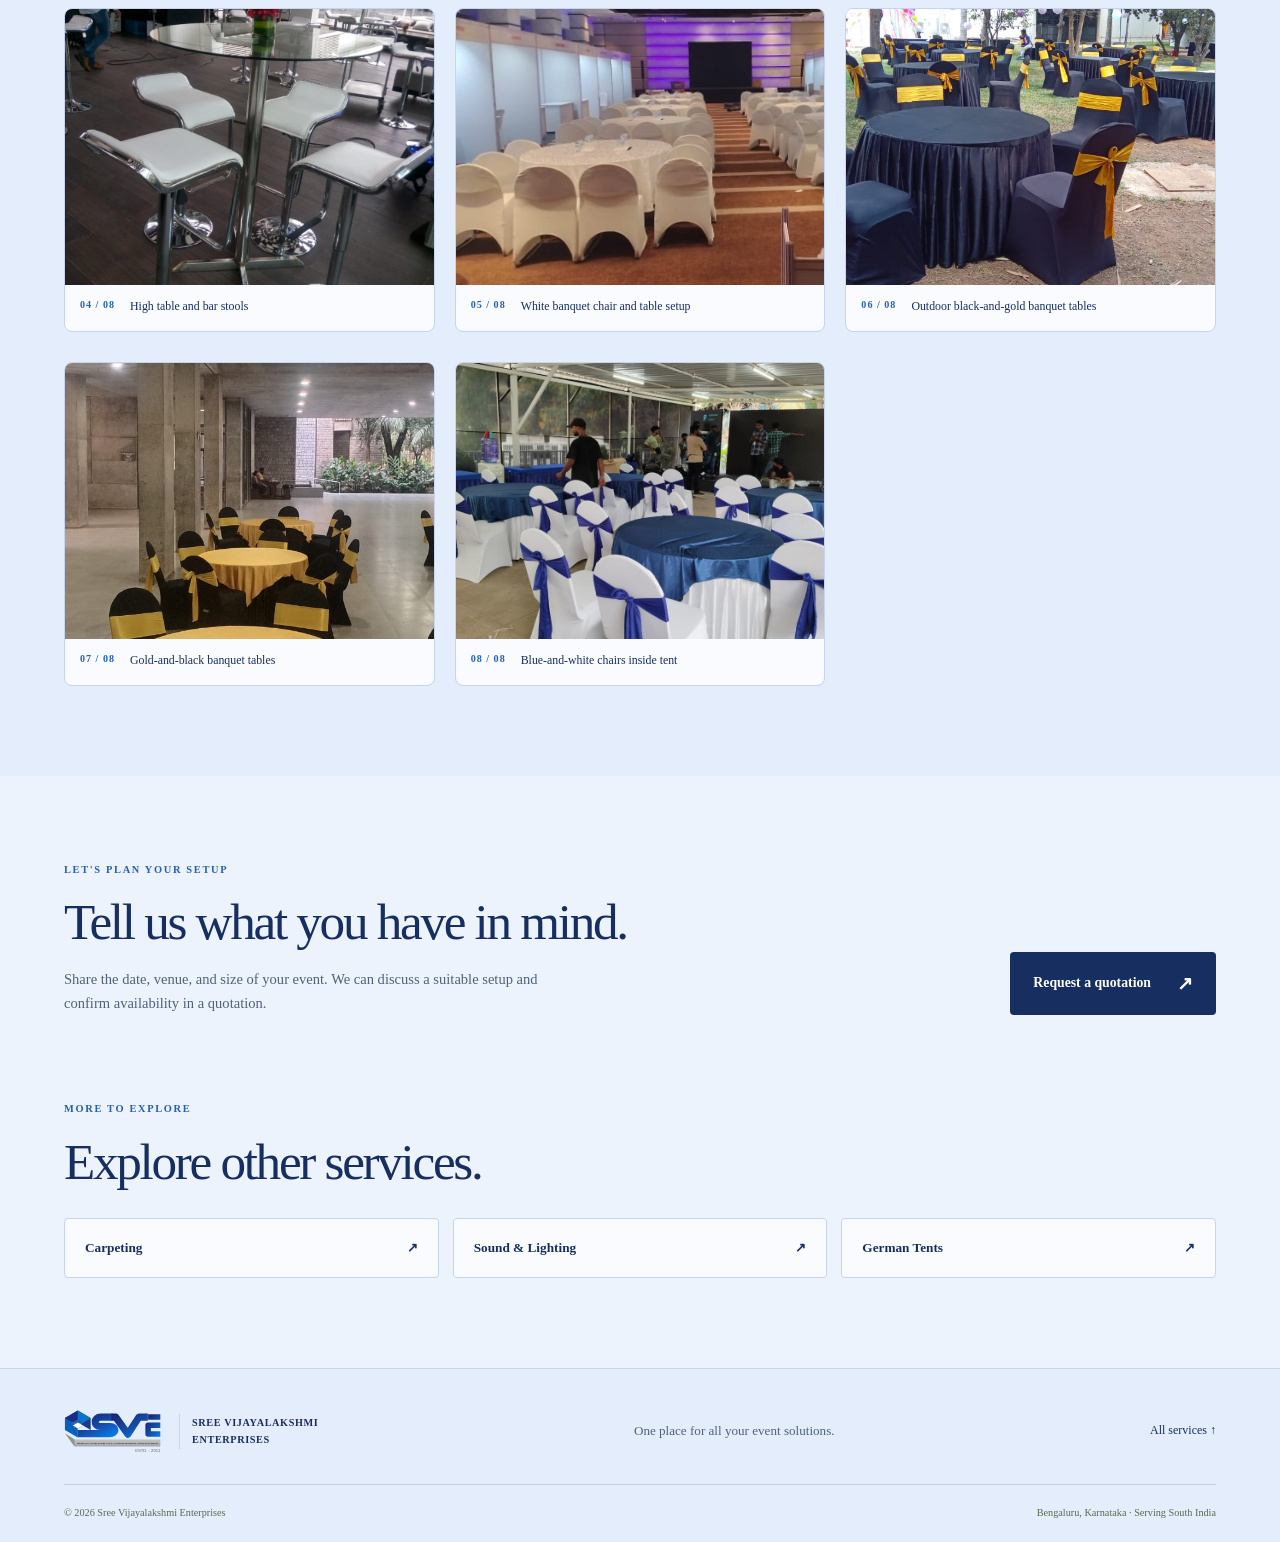
<file: services/furniture.html>
<!doctype html>
<html lang="en">
<head>
<meta charset="utf-8"><meta name="viewport" content="width=device-width, initial-scale=1">
<title>Furniture | Sree Vijayalakshmi Enterprises</title>
<meta name="description" content="Explore furniture projects, photos, and use cases from Sree Vijayalakshmi Enterprises in Bengaluru.">
<meta name="theme-color" content="#ffffff">
<link rel="icon" href="../assets/images/favicon.svg" type="image/svg+xml">
<link rel="stylesheet" href="../assets/css/styles.css?v=13">
<link rel="stylesheet" href="../assets/css/theme-animation.css">
<link rel="stylesheet" href="../assets/css/paper-theme.css">
<link rel="stylesheet" href="../assets/css/service-detail.css?v=8">

<script src="../assets/js/theme.js?v=13" defer></script>

<link rel="stylesheet" href="../assets/css/scroll-reveal.css">
<script src="../assets/js/scroll-reveal.js" defer></script>
</head>
<body>
<button class="theme-toggle" id="theme-toggle" type="button" aria-label="Switch to dark theme" aria-pressed="false" hidden><span class="theme-label">Dark mode</span></button>
<a class="skip" href="#main">Skip to content</a>
<div class="topbar"><div class="wrap"><span>Based in Bengaluru. Built for occasions across South India.</span><a href="tel:+919902044446">+91 99020 44446 ↗</a></div></div>
<header class="wrap header detail-header"><a class="brand" href="../index.html" aria-label="Sree Vijayalakshmi Enterprises home"><img class="header-logo" src="../assets/images/sve-mark.svg" width="435" height="195" alt="SVE"><span class="brand-name">SREE VIJAYALAKSHMI<br>ENTERPRISES</span></a><nav aria-label="Main navigation"><a href="../index.html#services">All services</a><a href="../index.html#gallery">Gallery</a><a class="nav-cta" href="../index.html?service=Furniture#enquiry">Plan your event ↗</a></nav></header>
<main id="main">
<section class="detail-hero"><div class="wrap detail-hero-grid"><div class="detail-heading"><a class="detail-back" href="../index.html#services">← Back to all services</a><p class="eyebrow">06 / OUR SERVICES</p><h1>Furniture</h1><p class="detail-lead">Comfortable layouts for the people who make the event.</p><p>From formal banquet tables to relaxed lounge seating, the right furniture shapes how guests use a space. These photographs show several seating and table arrangements.</p><div class="detail-actions"><a class="button" href="../index.html?service=Furniture#enquiry">Ask about Furniture <span>↗</span></a><a class="underlined" href="#project-photos">View project photos ↓</a></div></div><figure class="detail-cover"><img src="../assets/images/work/event-seating-banquet-blue-01.jpeg" alt="Blue-and-white banquet chairs and tables" width="1200" height="900" fetchpriority="high"><figcaption>From our work · Furniture</figcaption></figure></div></section>
<section class="detail-uses wrap" aria-labelledby="use-title"><div><p class="eyebrow">WHERE IT FITS</p><h2 id="use-title">Made for the occasion.</h2></div><ul><li>Banquet dining</li><li>Audience and conference seating</li><li>Lounge and hospitality zones</li></ul></section>

<section class="detail-gallery" id="project-photos"><div class="wrap"><div class="section-heading"><div><p class="eyebrow">FROM OUR WORK / 08 PHOTOS</p><h2>Furniture in focus.</h2></div><p>Explore these company project photos. Select an image to open the full photograph.</p></div><div class="detail-grid"><figure class="detail-photo"><a href="../assets/images/work/event-seating-banquet-blue-01.jpeg" target="_blank" rel="noopener" aria-label="Open full photo: Blue-and-white banquet chairs and tables"><img src="../assets/images/work/event-seating-banquet-blue-01.jpeg" alt="Blue-and-white banquet chairs and tables" width="1200" height="900" loading="lazy" decoding="async"></a><figcaption><span>01 / 08</span>Blue-and-white banquet chairs and tables</figcaption></figure>
<figure class="detail-photo"><a href="../assets/images/services/furniture-seating/event-seating-lounge-sofas-01.jpeg" target="_blank" rel="noopener" aria-label="Open full photo: Lounge seating and sofas under tent"><img src="../assets/images/services/furniture-seating/event-seating-lounge-sofas-01.jpeg" alt="Lounge seating and sofas under tent" width="1200" height="900" loading="lazy" decoding="async"></a><figcaption><span>02 / 08</span>Lounge seating and sofas under tent</figcaption></figure>
<figure class="detail-photo"><a href="../assets/images/services/furniture-seating/event-seating-white-sofas-01.jpeg" target="_blank" rel="noopener" aria-label="Open full photo: White sofa rows inside tent"><img src="../assets/images/services/furniture-seating/event-seating-white-sofas-01.jpeg" alt="White sofa rows inside tent" width="1200" height="900" loading="lazy" decoding="async"></a><figcaption><span>03 / 08</span>White sofa rows inside tent</figcaption></figure>
<figure class="detail-photo"><a href="../assets/images/services/furniture-seating/event-furniture-bar-table-stools-01.jpeg" target="_blank" rel="noopener" aria-label="Open full photo: High table and bar stools"><img src="../assets/images/services/furniture-seating/event-furniture-bar-table-stools-01.jpeg" alt="High table and bar stools" width="1200" height="900" loading="lazy" decoding="async"></a><figcaption><span>04 / 08</span>High table and bar stools</figcaption></figure>
<figure class="detail-photo"><a href="../assets/images/services/furniture-seating/event-seating-banquet-white-01.jpeg" target="_blank" rel="noopener" aria-label="Open full photo: White banquet chair and table setup"><img src="../assets/images/services/furniture-seating/event-seating-banquet-white-01.jpeg" alt="White banquet chair and table setup" width="1200" height="900" loading="lazy" decoding="async"></a><figcaption><span>05 / 08</span>White banquet chair and table setup</figcaption></figure>
<figure class="detail-photo"><a href="../assets/images/services/furniture-seating/event-seating-banquet-outdoor-01.jpeg" target="_blank" rel="noopener" aria-label="Open full photo: Outdoor black-and-gold banquet tables"><img src="../assets/images/services/furniture-seating/event-seating-banquet-outdoor-01.jpeg" alt="Outdoor black-and-gold banquet tables" width="1200" height="900" loading="lazy" decoding="async"></a><figcaption><span>06 / 08</span>Outdoor black-and-gold banquet tables</figcaption></figure>
<figure class="detail-photo"><a href="../assets/images/services/furniture-seating/event-seating-banquet-gold-01.jpeg" target="_blank" rel="noopener" aria-label="Open full photo: Gold-and-black banquet tables"><img src="../assets/images/services/furniture-seating/event-seating-banquet-gold-01.jpeg" alt="Gold-and-black banquet tables" width="1200" height="900" loading="lazy" decoding="async"></a><figcaption><span>07 / 08</span>Gold-and-black banquet tables</figcaption></figure>
<figure class="detail-photo"><a href="../assets/images/services/furniture-seating/event-seating-blue-under-tent-01.jpeg" target="_blank" rel="noopener" aria-label="Open full photo: Blue-and-white chairs inside tent"><img src="../assets/images/services/furniture-seating/event-seating-blue-under-tent-01.jpeg" alt="Blue-and-white chairs inside tent" width="1200" height="900" loading="lazy" decoding="async"></a><figcaption><span>08 / 08</span>Blue-and-white chairs inside tent</figcaption></figure></div></div></section>
<section class="detail-next wrap"><div><p class="eyebrow">LET'S PLAN YOUR SETUP</p><h2>Tell us what you have in mind.</h2><p>Share the date, venue, and size of your event. We can discuss a suitable setup and confirm availability in a quotation.</p></div><a class="button" href="../index.html?service=Furniture#enquiry">Request a quotation <span>↗</span></a></section>
<section class="detail-related wrap"><p class="eyebrow">MORE TO EXPLORE</p><h2>Explore other services.</h2><div class="detail-related-list"><a href="carpeting.html">Carpeting <span>↗</span></a><a href="sound-lighting.html">Sound &amp; Lighting <span>↗</span></a><a href="german-tents.html">German Tents <span>↗</span></a></div></section>
</main>
<footer><div class="wrap footer-top"><a class="brand footer-brand" href="../index.html"><img class="header-logo" src="../assets/images/sve-mark.svg" width="435" height="195" alt="SVE"><span class="brand-name">SREE VIJAYALAKSHMI<br>ENTERPRISES</span></a><p>One place for all your event solutions.</p><a href="../index.html#services">All services ↑</a></div><div class="wrap footer-bottom"><span>© 2026 Sree Vijayalakshmi Enterprises</span><span>Bengaluru, Karnataka · Serving South India</span></div></footer>
</body></html>
</file>
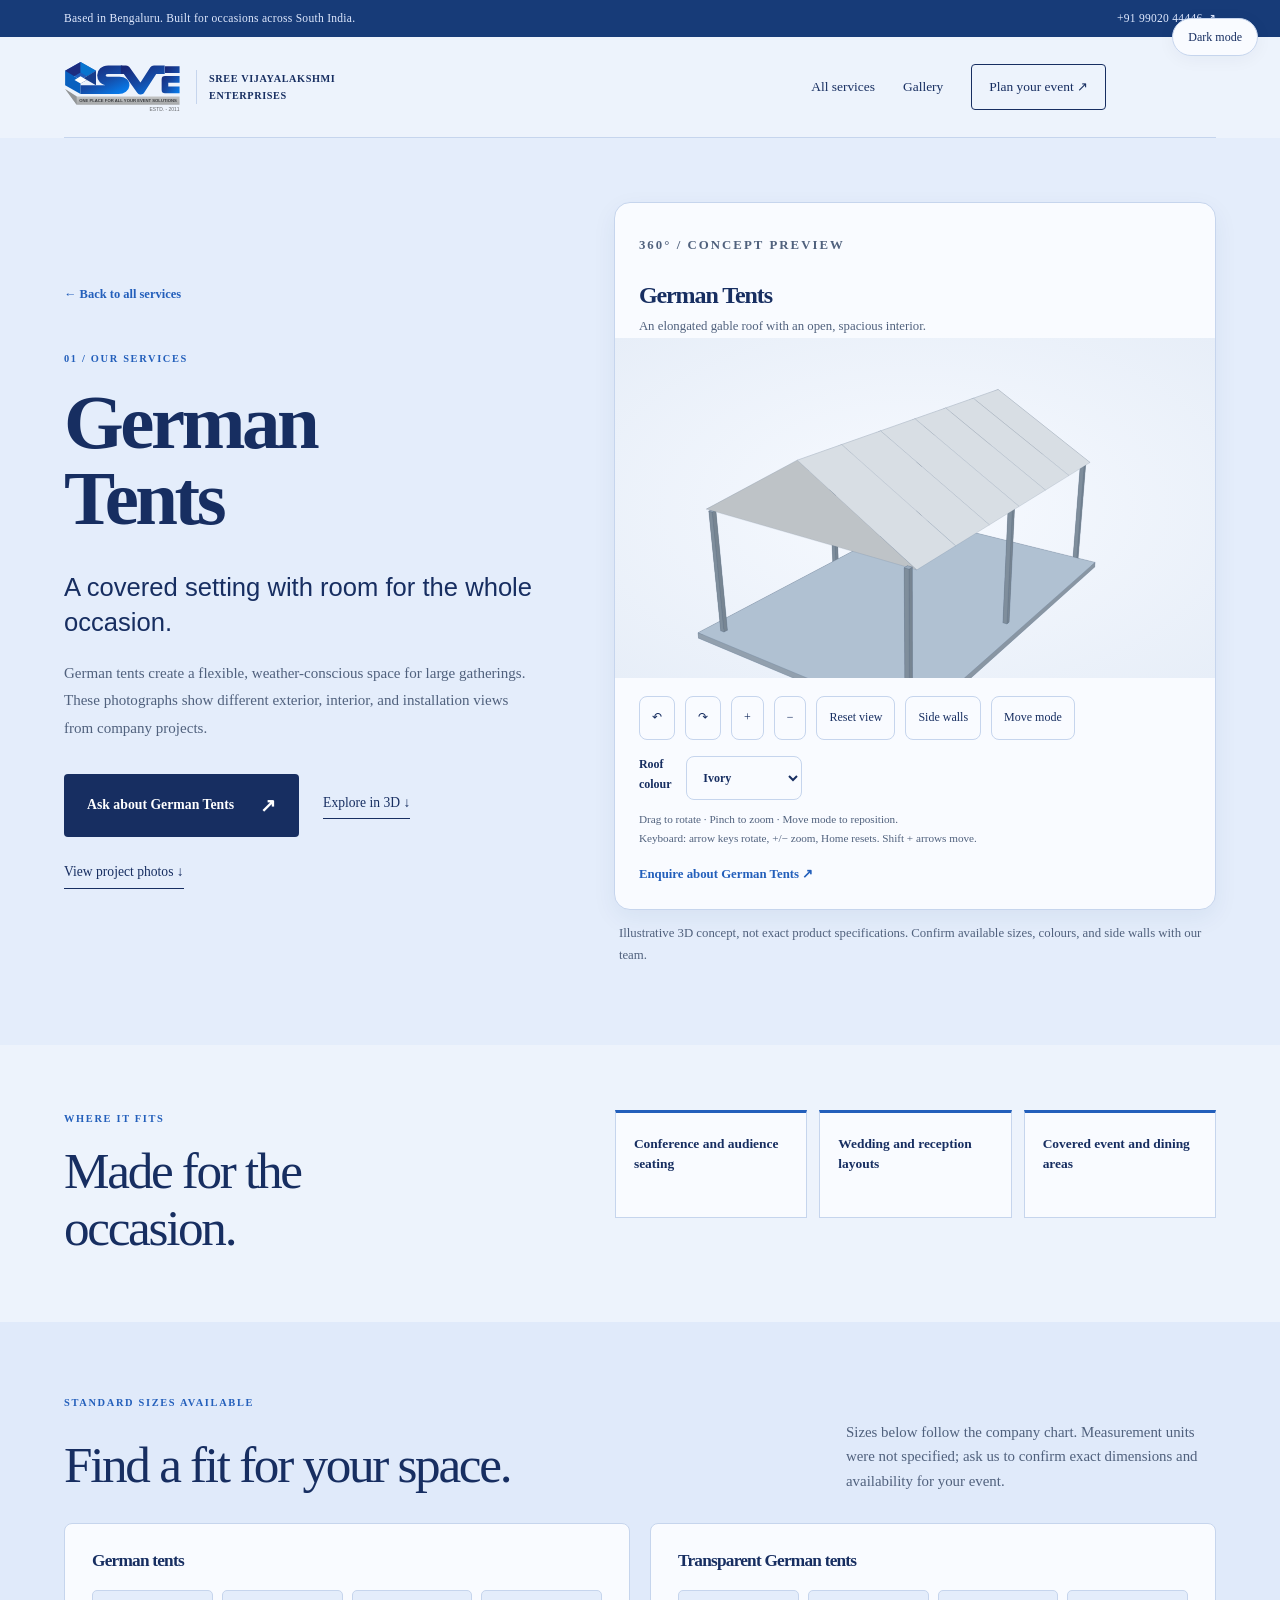
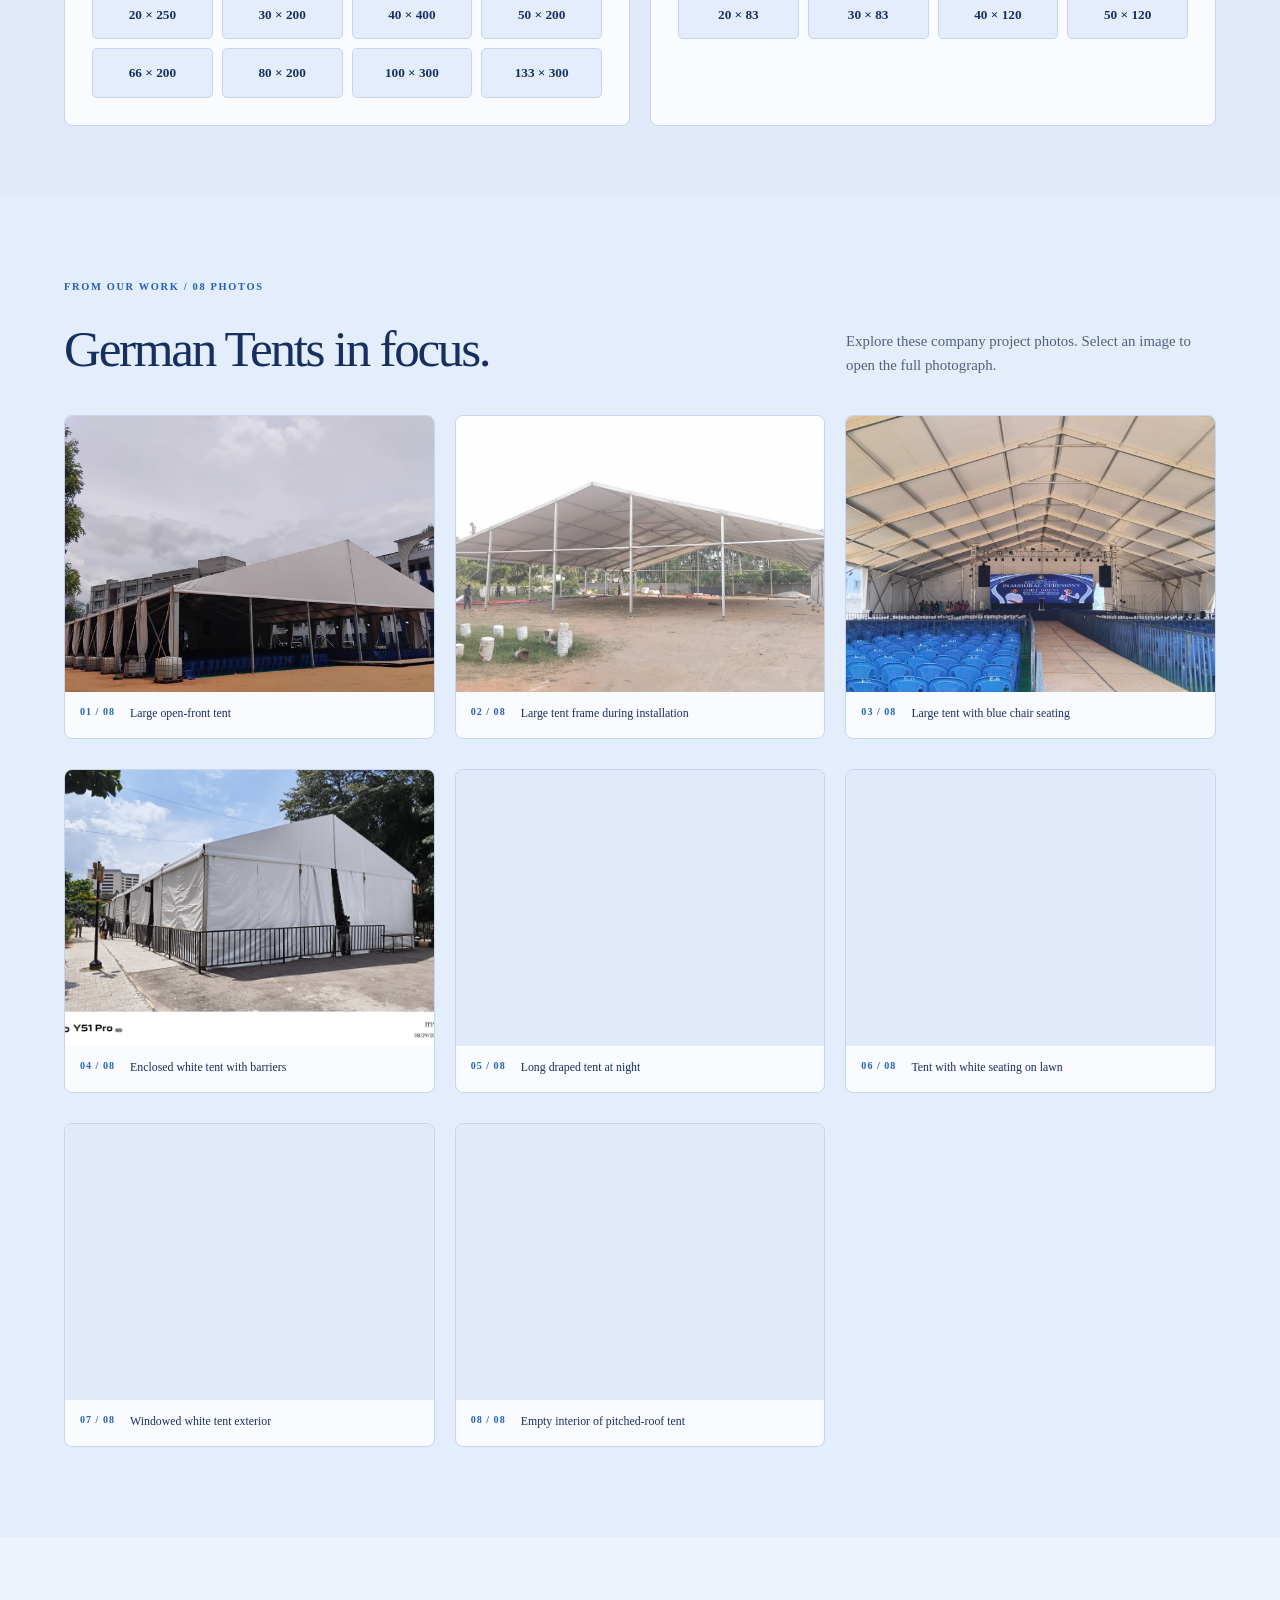
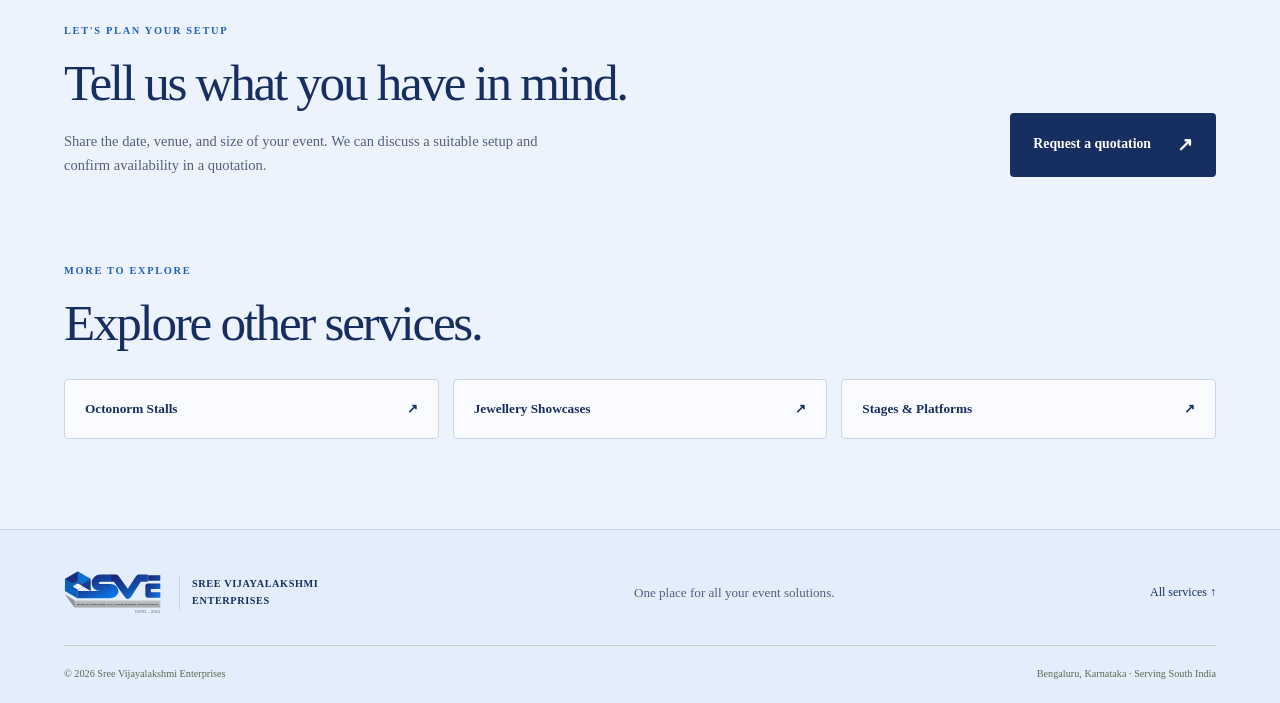
<file: services/german-tents.html>
<!doctype html>
<html lang="en">
<head>
<meta charset="utf-8"><meta name="viewport" content="width=device-width, initial-scale=1">
<title>German Tents | Sree Vijayalakshmi Enterprises</title>
<meta name="description" content="Explore german tents projects, photos, and use cases from Sree Vijayalakshmi Enterprises in Bengaluru.">
<meta name="theme-color" content="#ffffff">
<link rel="icon" href="../assets/images/favicon.svg" type="image/svg+xml">
<link rel="stylesheet" href="../assets/css/styles.css?v=13">
<link rel="stylesheet" href="../assets/css/theme-animation.css">
<link rel="stylesheet" href="../assets/css/paper-theme.css">
<link rel="stylesheet" href="../assets/css/service-detail.css?v=8">
<link rel="stylesheet" href="../assets/css/tents.css?v=7">
<script src="../assets/js/theme.js?v=13" defer></script>
<script src="../assets/js/tents.js?v=7" defer></script>
<link rel="stylesheet" href="../assets/css/scroll-reveal.css">
<script src="../assets/js/scroll-reveal.js" defer></script>
</head>
<body>
<button class="theme-toggle" id="theme-toggle" type="button" aria-label="Switch to dark theme" aria-pressed="false" hidden><span class="theme-label">Dark mode</span></button>
<a class="skip" href="#main">Skip to content</a>
<div class="topbar"><div class="wrap"><span>Based in Bengaluru. Built for occasions across South India.</span><a href="tel:+919902044446">+91 99020 44446 ↗</a></div></div>
<header class="wrap header detail-header"><a class="brand" href="../index.html" aria-label="Sree Vijayalakshmi Enterprises home"><img class="header-logo" src="../assets/images/sve-mark.svg" width="435" height="195" alt="SVE"><span class="brand-name">SREE VIJAYALAKSHMI<br>ENTERPRISES</span></a><nav aria-label="Main navigation"><a href="../index.html#services">All services</a><a href="../index.html#gallery">Gallery</a><a class="nav-cta" href="../index.html?service=German%20Tents#enquiry">Plan your event ↗</a></nav></header>
<main id="main">
<section class="detail-hero"><div class="wrap detail-hero-grid"><div class="detail-heading"><a class="detail-back" href="../index.html#services">← Back to all services</a><p class="eyebrow">01 / OUR SERVICES</p><h1>German Tents</h1><p class="detail-lead">A covered setting with room for the whole occasion.</p><p>German tents create a flexible, weather-conscious space for large gatherings. These photographs show different exterior, interior, and installation views from company projects.</p><div class="detail-actions"><a class="button" href="../index.html?service=German%20Tents#enquiry">Ask about German Tents <span>↗</span></a><a class="underlined" href="#tent-3d">Explore in 3D ↓</a><a class="underlined" href="#project-photos">View project photos ↓</a></div></div><div class="detail-hero-viewer" id="tent-3d"><div class="tent-grid" id="tent-viewers" data-tent-type="german"></div><p class="tent-disclaimer">Illustrative 3D concept, not exact product specifications. Confirm available sizes, colours, and side walls with our team.</p><noscript><p>Enable JavaScript to rotate the model. The project photographs below remain available without JavaScript.</p></noscript></div></div></section>
<section class="detail-uses wrap" aria-labelledby="use-title"><div><p class="eyebrow">WHERE IT FITS</p><h2 id="use-title">Made for the occasion.</h2></div><ul><li>Conference and audience seating</li><li>Wedding and reception layouts</li><li>Covered event and dining areas</li></ul></section>
<section class="detail-sizes" aria-labelledby="sizes-title"><div class="wrap"><div class="section-heading"><div><p class="eyebrow">STANDARD SIZES AVAILABLE</p><h2 id="sizes-title">Find a fit for your space.</h2></div><p>Sizes below follow the company chart. Measurement units were not specified; ask us to confirm exact dimensions and availability for your event.</p></div><div class="size-groups"><div class="size-group"><h3>German tents</h3><ul><li>20 × 250</li><li>30 × 200</li><li>40 × 400</li><li>50 × 200</li><li>66 × 200</li><li>80 × 200</li><li>100 × 300</li><li>133 × 300</li></ul></div><div class="size-group"><h3>Transparent German tents</h3><ul><li>20 × 83</li><li>30 × 83</li><li>40 × 120</li><li>50 × 120</li></ul></div></div></div></section>
<section class="detail-gallery" id="project-photos"><div class="wrap"><div class="section-heading"><div><p class="eyebrow">FROM OUR WORK / 08 PHOTOS</p><h2>German Tents in focus.</h2></div><p>Explore these company project photos. Select an image to open the full photograph.</p></div><div class="detail-grid"><figure class="detail-photo"><a href="../assets/images/work/german-tent-open-front-01.jpeg" target="_blank" rel="noopener" aria-label="Open full photo: Large open-front tent"><img src="../assets/images/work/german-tent-open-front-01.jpeg" alt="Large open-front tent" width="1200" height="900" loading="lazy" decoding="async"></a><figcaption><span>01 / 08</span>Large open-front tent</figcaption></figure>
<figure class="detail-photo"><a href="../assets/images/services/german-tents/german-tent-open-frame-01.jpeg" target="_blank" rel="noopener" aria-label="Open full photo: Large tent frame during installation"><img src="../assets/images/services/german-tents/german-tent-open-frame-01.jpeg" alt="Large tent frame during installation" width="1200" height="900" loading="lazy" decoding="async"></a><figcaption><span>02 / 08</span>Large tent frame during installation</figcaption></figure>
<figure class="detail-photo"><a href="../assets/images/services/german-tents/german-tent-conference-interior-01.jpeg" target="_blank" rel="noopener" aria-label="Open full photo: Large tent with blue chair seating"><img src="../assets/images/services/german-tents/german-tent-conference-interior-01.jpeg" alt="Large tent with blue chair seating" width="1200" height="900" loading="lazy" decoding="async"></a><figcaption><span>03 / 08</span>Large tent with blue chair seating</figcaption></figure>
<figure class="detail-photo"><a href="../assets/images/services/german-tents/german-tent-white-enclosure-01.jpeg" target="_blank" rel="noopener" aria-label="Open full photo: Enclosed white tent with barriers"><img src="../assets/images/services/german-tents/german-tent-white-enclosure-01.jpeg" alt="Enclosed white tent with barriers" width="1200" height="900" loading="lazy" decoding="async"></a><figcaption><span>04 / 08</span>Enclosed white tent with barriers</figcaption></figure>
<figure class="detail-photo"><a href="../assets/images/services/german-tents/german-tent-draped-night-01.jpeg" target="_blank" rel="noopener" aria-label="Open full photo: Long draped tent at night"><img src="../assets/images/services/german-tents/german-tent-draped-night-01.jpeg" alt="Long draped tent at night" width="1200" height="900" loading="lazy" decoding="async"></a><figcaption><span>05 / 08</span>Long draped tent at night</figcaption></figure>
<figure class="detail-photo"><a href="../assets/images/services/german-tents/german-tent-seating-lawn-01.jpeg" target="_blank" rel="noopener" aria-label="Open full photo: Tent with white seating on lawn"><img src="../assets/images/services/german-tents/german-tent-seating-lawn-01.jpeg" alt="Tent with white seating on lawn" width="1200" height="900" loading="lazy" decoding="async"></a><figcaption><span>06 / 08</span>Tent with white seating on lawn</figcaption></figure>
<figure class="detail-photo"><a href="../assets/images/services/german-tents/german-tent-windowed-exterior-01.jpeg" target="_blank" rel="noopener" aria-label="Open full photo: Windowed white tent exterior"><img src="../assets/images/services/german-tents/german-tent-windowed-exterior-01.jpeg" alt="Windowed white tent exterior" width="1200" height="900" loading="lazy" decoding="async"></a><figcaption><span>07 / 08</span>Windowed white tent exterior</figcaption></figure>
<figure class="detail-photo"><a href="../assets/images/services/german-tents/german-tent-empty-interior-01.jpeg" target="_blank" rel="noopener" aria-label="Open full photo: Empty interior of pitched-roof tent"><img src="../assets/images/services/german-tents/german-tent-empty-interior-01.jpeg" alt="Empty interior of pitched-roof tent" width="1200" height="900" loading="lazy" decoding="async"></a><figcaption><span>08 / 08</span>Empty interior of pitched-roof tent</figcaption></figure></div></div></section>
<section class="detail-next wrap"><div><p class="eyebrow">LET'S PLAN YOUR SETUP</p><h2>Tell us what you have in mind.</h2><p>Share the date, venue, and size of your event. We can discuss a suitable setup and confirm availability in a quotation.</p></div><a class="button" href="../index.html?service=German%20Tents#enquiry">Request a quotation <span>↗</span></a></section>
<section class="detail-related wrap"><p class="eyebrow">MORE TO EXPLORE</p><h2>Explore other services.</h2><div class="detail-related-list"><a href="octonorm-stalls.html">Octonorm Stalls <span>↗</span></a><a href="jewellery-showcases.html">Jewellery Showcases <span>↗</span></a><a href="stages-platforms.html">Stages &amp; Platforms <span>↗</span></a></div></section>
</main>
<footer><div class="wrap footer-top"><a class="brand footer-brand" href="../index.html"><img class="header-logo" src="../assets/images/sve-mark.svg" width="435" height="195" alt="SVE"><span class="brand-name">SREE VIJAYALAKSHMI<br>ENTERPRISES</span></a><p>One place for all your event solutions.</p><a href="../index.html#services">All services ↑</a></div><div class="wrap footer-bottom"><span>© 2026 Sree Vijayalakshmi Enterprises</span><span>Bengaluru, Karnataka · Serving South India</span></div></footer>
</body></html>
</file>
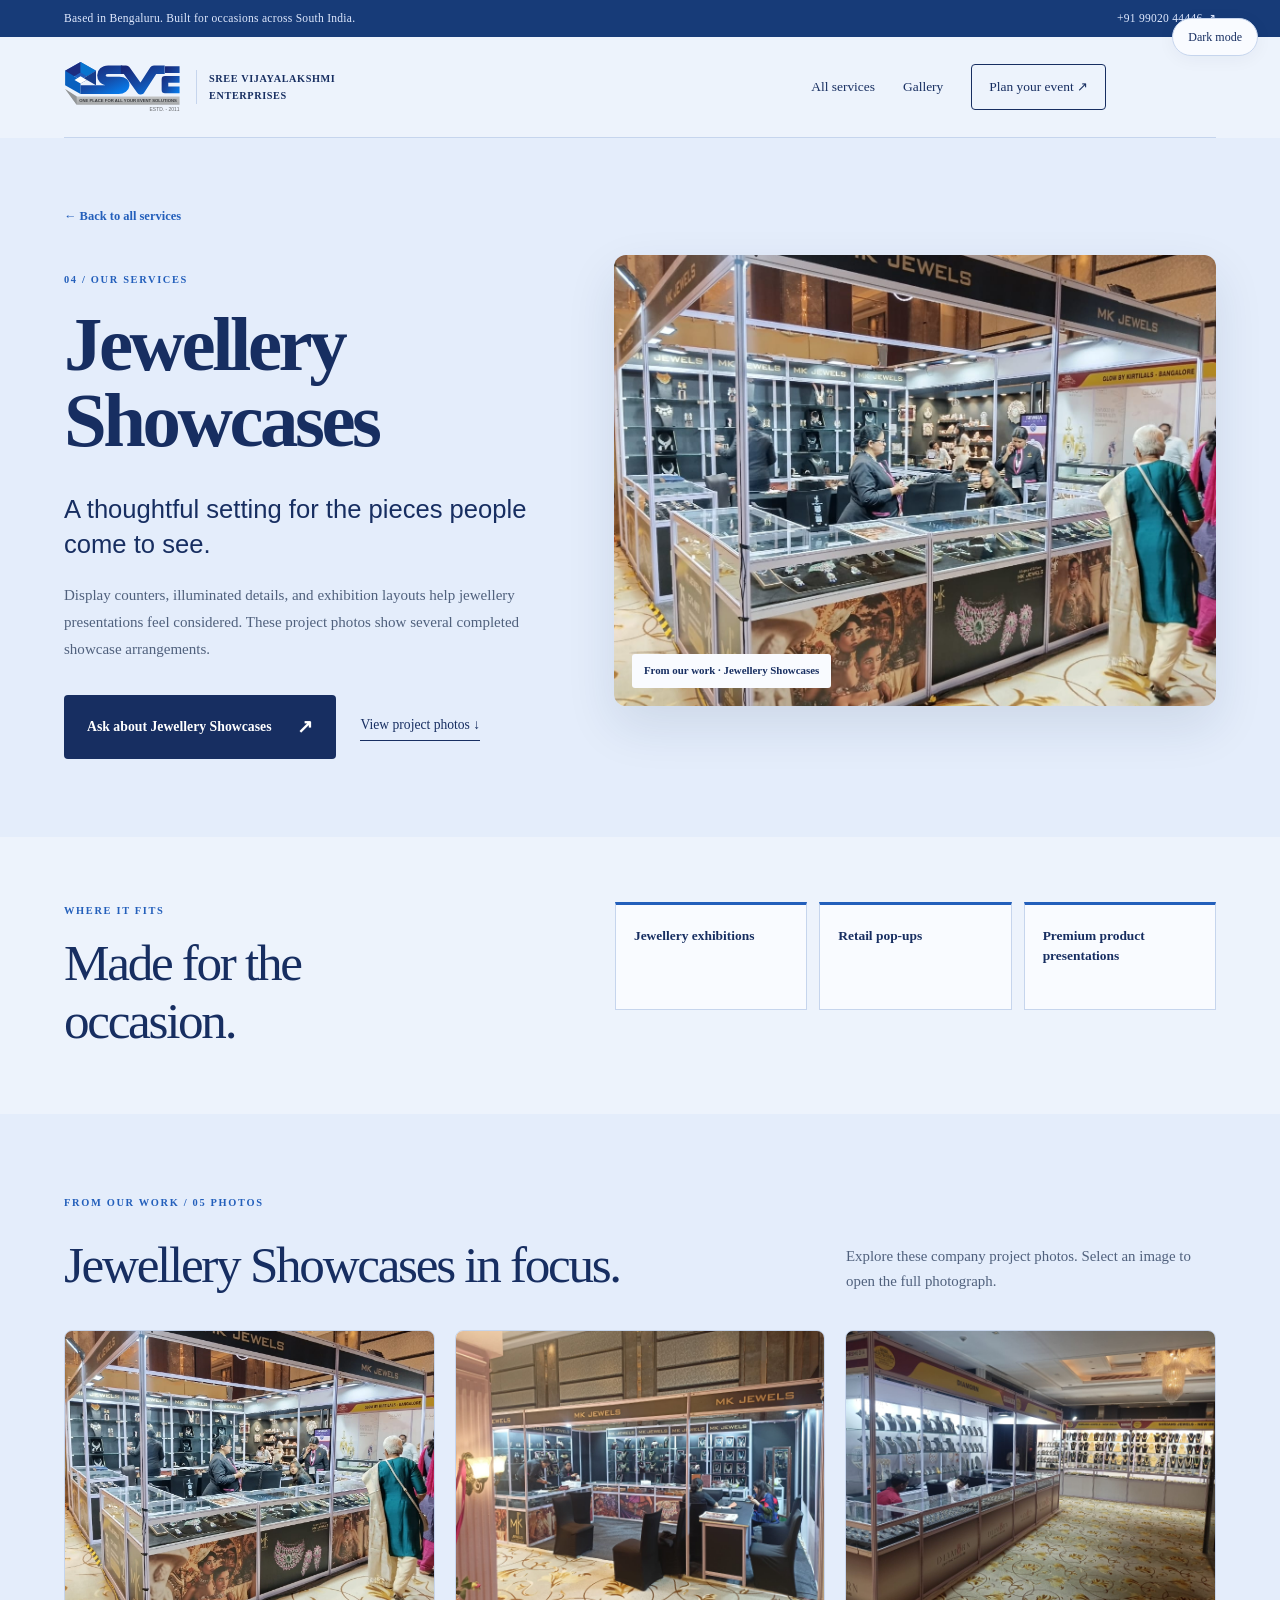
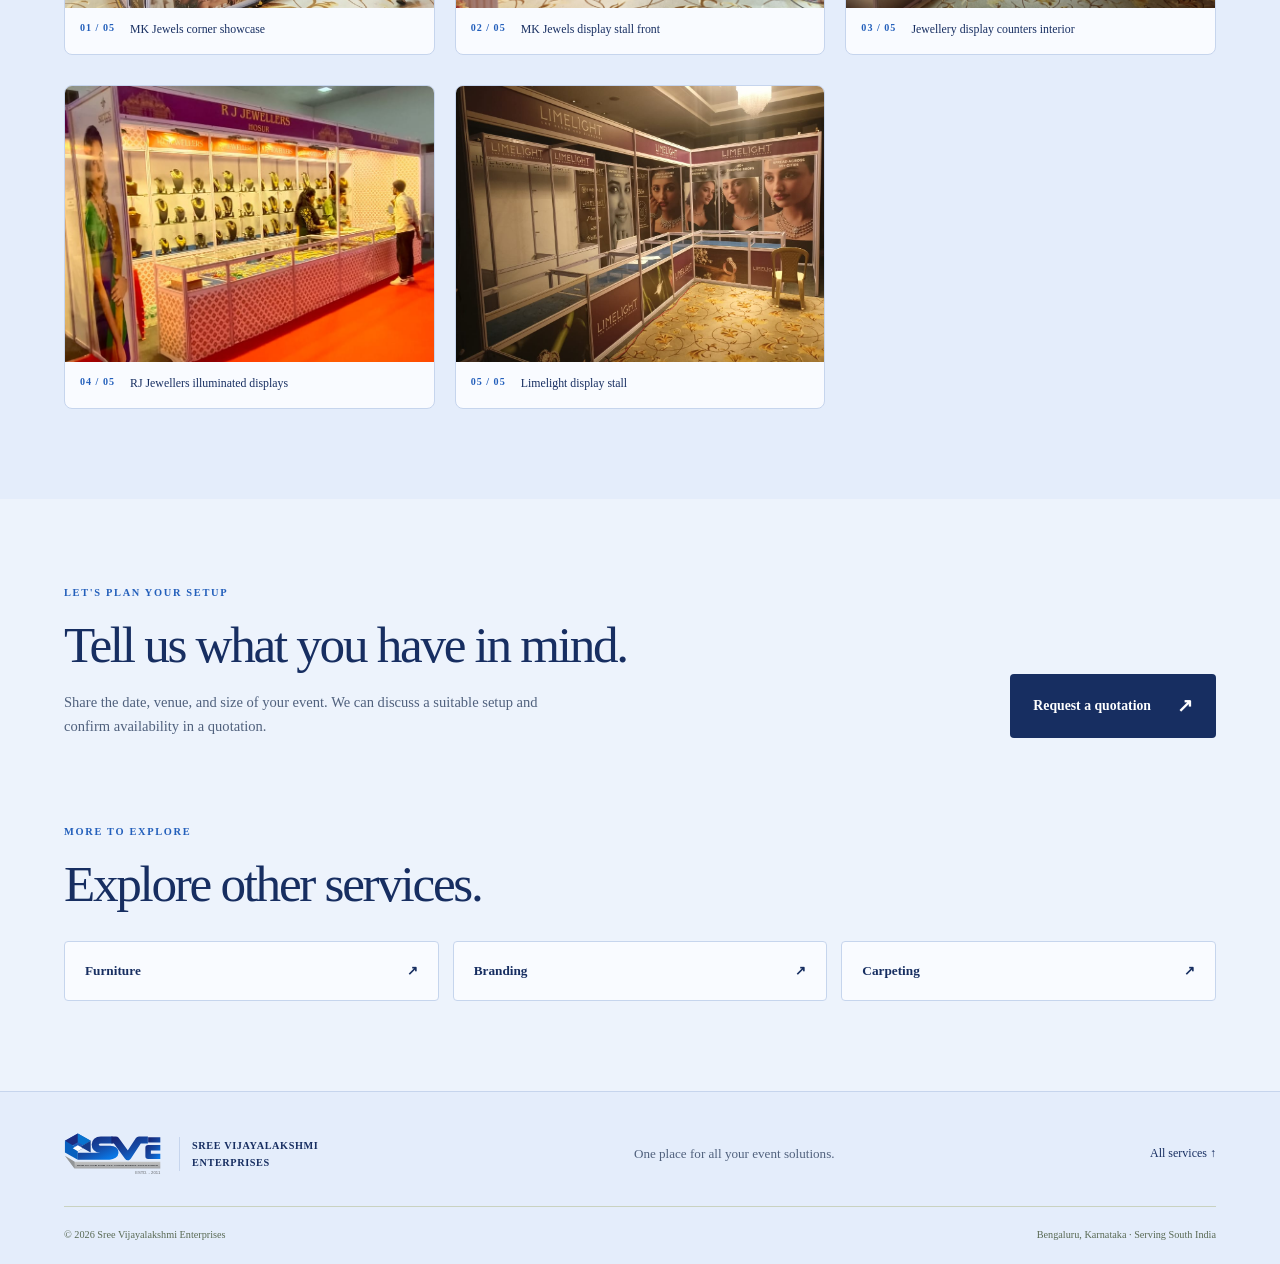
<file: services/jewellery-showcases.html>
<!doctype html>
<html lang="en">
<head>
<meta charset="utf-8"><meta name="viewport" content="width=device-width, initial-scale=1">
<title>Jewellery Showcases | Sree Vijayalakshmi Enterprises</title>
<meta name="description" content="Explore jewellery showcases projects, photos, and use cases from Sree Vijayalakshmi Enterprises in Bengaluru.">
<meta name="theme-color" content="#ffffff">
<link rel="icon" href="../assets/images/favicon.svg" type="image/svg+xml">
<link rel="stylesheet" href="../assets/css/styles.css?v=13">
<link rel="stylesheet" href="../assets/css/theme-animation.css">
<link rel="stylesheet" href="../assets/css/paper-theme.css">
<link rel="stylesheet" href="../assets/css/service-detail.css?v=8">

<script src="../assets/js/theme.js?v=13" defer></script>

<link rel="stylesheet" href="../assets/css/scroll-reveal.css">
<script src="../assets/js/scroll-reveal.js" defer></script>
</head>
<body>
<button class="theme-toggle" id="theme-toggle" type="button" aria-label="Switch to dark theme" aria-pressed="false" hidden><span class="theme-label">Dark mode</span></button>
<a class="skip" href="#main">Skip to content</a>
<div class="topbar"><div class="wrap"><span>Based in Bengaluru. Built for occasions across South India.</span><a href="tel:+919902044446">+91 99020 44446 ↗</a></div></div>
<header class="wrap header detail-header"><a class="brand" href="../index.html" aria-label="Sree Vijayalakshmi Enterprises home"><img class="header-logo" src="../assets/images/sve-mark.svg" width="435" height="195" alt="SVE"><span class="brand-name">SREE VIJAYALAKSHMI<br>ENTERPRISES</span></a><nav aria-label="Main navigation"><a href="../index.html#services">All services</a><a href="../index.html#gallery">Gallery</a><a class="nav-cta" href="../index.html?service=Jewellery%20Showcases#enquiry">Plan your event ↗</a></nav></header>
<main id="main">
<section class="detail-hero"><div class="wrap detail-hero-grid"><div class="detail-heading"><a class="detail-back" href="../index.html#services">← Back to all services</a><p class="eyebrow">04 / OUR SERVICES</p><h1>Jewellery Showcases</h1><p class="detail-lead">A thoughtful setting for the pieces people come to see.</p><p>Display counters, illuminated details, and exhibition layouts help jewellery presentations feel considered. These project photos show several completed showcase arrangements.</p><div class="detail-actions"><a class="button" href="../index.html?service=Jewellery%20Showcases#enquiry">Ask about Jewellery Showcases <span>↗</span></a><a class="underlined" href="#project-photos">View project photos ↓</a></div></div><figure class="detail-cover"><img src="../assets/images/work/jewellery-showcase-mk-jewels-corner-01.jpeg" alt="MK Jewels corner showcase" width="1200" height="900" fetchpriority="high"><figcaption>From our work · Jewellery Showcases</figcaption></figure></div></section>
<section class="detail-uses wrap" aria-labelledby="use-title"><div><p class="eyebrow">WHERE IT FITS</p><h2 id="use-title">Made for the occasion.</h2></div><ul><li>Jewellery exhibitions</li><li>Retail pop-ups</li><li>Premium product presentations</li></ul></section>

<section class="detail-gallery" id="project-photos"><div class="wrap"><div class="section-heading"><div><p class="eyebrow">FROM OUR WORK / 05 PHOTOS</p><h2>Jewellery Showcases in focus.</h2></div><p>Explore these company project photos. Select an image to open the full photograph.</p></div><div class="detail-grid"><figure class="detail-photo"><a href="../assets/images/work/jewellery-showcase-mk-jewels-corner-01.jpeg" target="_blank" rel="noopener" aria-label="Open full photo: MK Jewels corner showcase"><img src="../assets/images/work/jewellery-showcase-mk-jewels-corner-01.jpeg" alt="MK Jewels corner showcase" width="1200" height="900" loading="lazy" decoding="async"></a><figcaption><span>01 / 05</span>MK Jewels corner showcase</figcaption></figure>
<figure class="detail-photo"><a href="../assets/images/services/jewellery-showcases/jewellery-showcase-mk-jewels-front-01.jpeg" target="_blank" rel="noopener" aria-label="Open full photo: MK Jewels display stall front"><img src="../assets/images/services/jewellery-showcases/jewellery-showcase-mk-jewels-front-01.jpeg" alt="MK Jewels display stall front" width="1200" height="900" loading="lazy" decoding="async"></a><figcaption><span>02 / 05</span>MK Jewels display stall front</figcaption></figure>
<figure class="detail-photo"><a href="../assets/images/services/jewellery-showcases/jewellery-showcase-darshan-interior-01.jpeg" target="_blank" rel="noopener" aria-label="Open full photo: Jewellery display counters interior"><img src="../assets/images/services/jewellery-showcases/jewellery-showcase-darshan-interior-01.jpeg" alt="Jewellery display counters interior" width="1200" height="900" loading="lazy" decoding="async"></a><figcaption><span>03 / 05</span>Jewellery display counters interior</figcaption></figure>
<figure class="detail-photo"><a href="../assets/images/services/jewellery-showcases/jewellery-showcase-rj-jewellers-01.jpeg" target="_blank" rel="noopener" aria-label="Open full photo: RJ Jewellers illuminated displays"><img src="../assets/images/services/jewellery-showcases/jewellery-showcase-rj-jewellers-01.jpeg" alt="RJ Jewellers illuminated displays" width="1200" height="900" loading="lazy" decoding="async"></a><figcaption><span>04 / 05</span>RJ Jewellers illuminated displays</figcaption></figure>
<figure class="detail-photo"><a href="../assets/images/services/jewellery-showcases/jewellery-showcase-limelight-01.jpeg" target="_blank" rel="noopener" aria-label="Open full photo: Limelight display stall"><img src="../assets/images/services/jewellery-showcases/jewellery-showcase-limelight-01.jpeg" alt="Limelight display stall" width="1200" height="900" loading="lazy" decoding="async"></a><figcaption><span>05 / 05</span>Limelight display stall</figcaption></figure></div></div></section>
<section class="detail-next wrap"><div><p class="eyebrow">LET'S PLAN YOUR SETUP</p><h2>Tell us what you have in mind.</h2><p>Share the date, venue, and size of your event. We can discuss a suitable setup and confirm availability in a quotation.</p></div><a class="button" href="../index.html?service=Jewellery%20Showcases#enquiry">Request a quotation <span>↗</span></a></section>
<section class="detail-related wrap"><p class="eyebrow">MORE TO EXPLORE</p><h2>Explore other services.</h2><div class="detail-related-list"><a href="furniture.html">Furniture <span>↗</span></a><a href="branding.html">Branding <span>↗</span></a><a href="carpeting.html">Carpeting <span>↗</span></a></div></section>
</main>
<footer><div class="wrap footer-top"><a class="brand footer-brand" href="../index.html"><img class="header-logo" src="../assets/images/sve-mark.svg" width="435" height="195" alt="SVE"><span class="brand-name">SREE VIJAYALAKSHMI<br>ENTERPRISES</span></a><p>One place for all your event solutions.</p><a href="../index.html#services">All services ↑</a></div><div class="wrap footer-bottom"><span>© 2026 Sree Vijayalakshmi Enterprises</span><span>Bengaluru, Karnataka · Serving South India</span></div></footer>
</body></html>
</file>
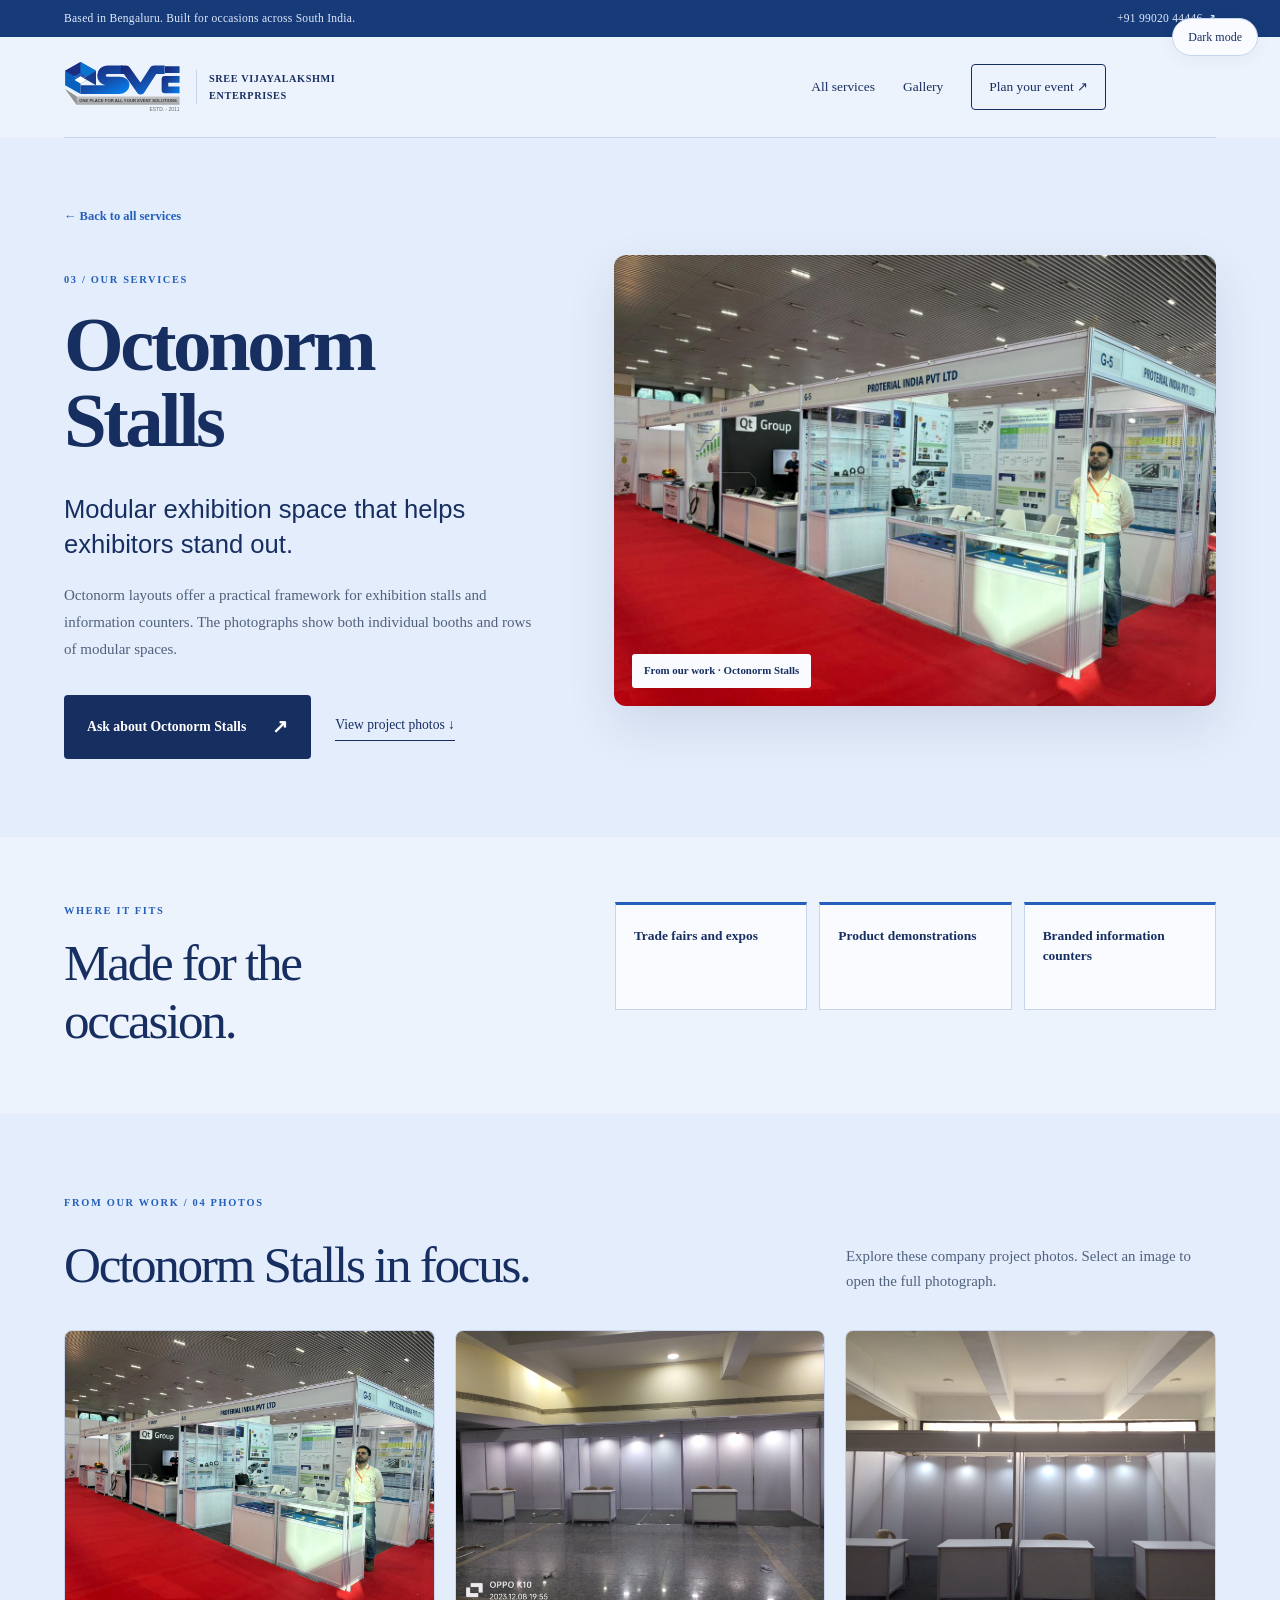
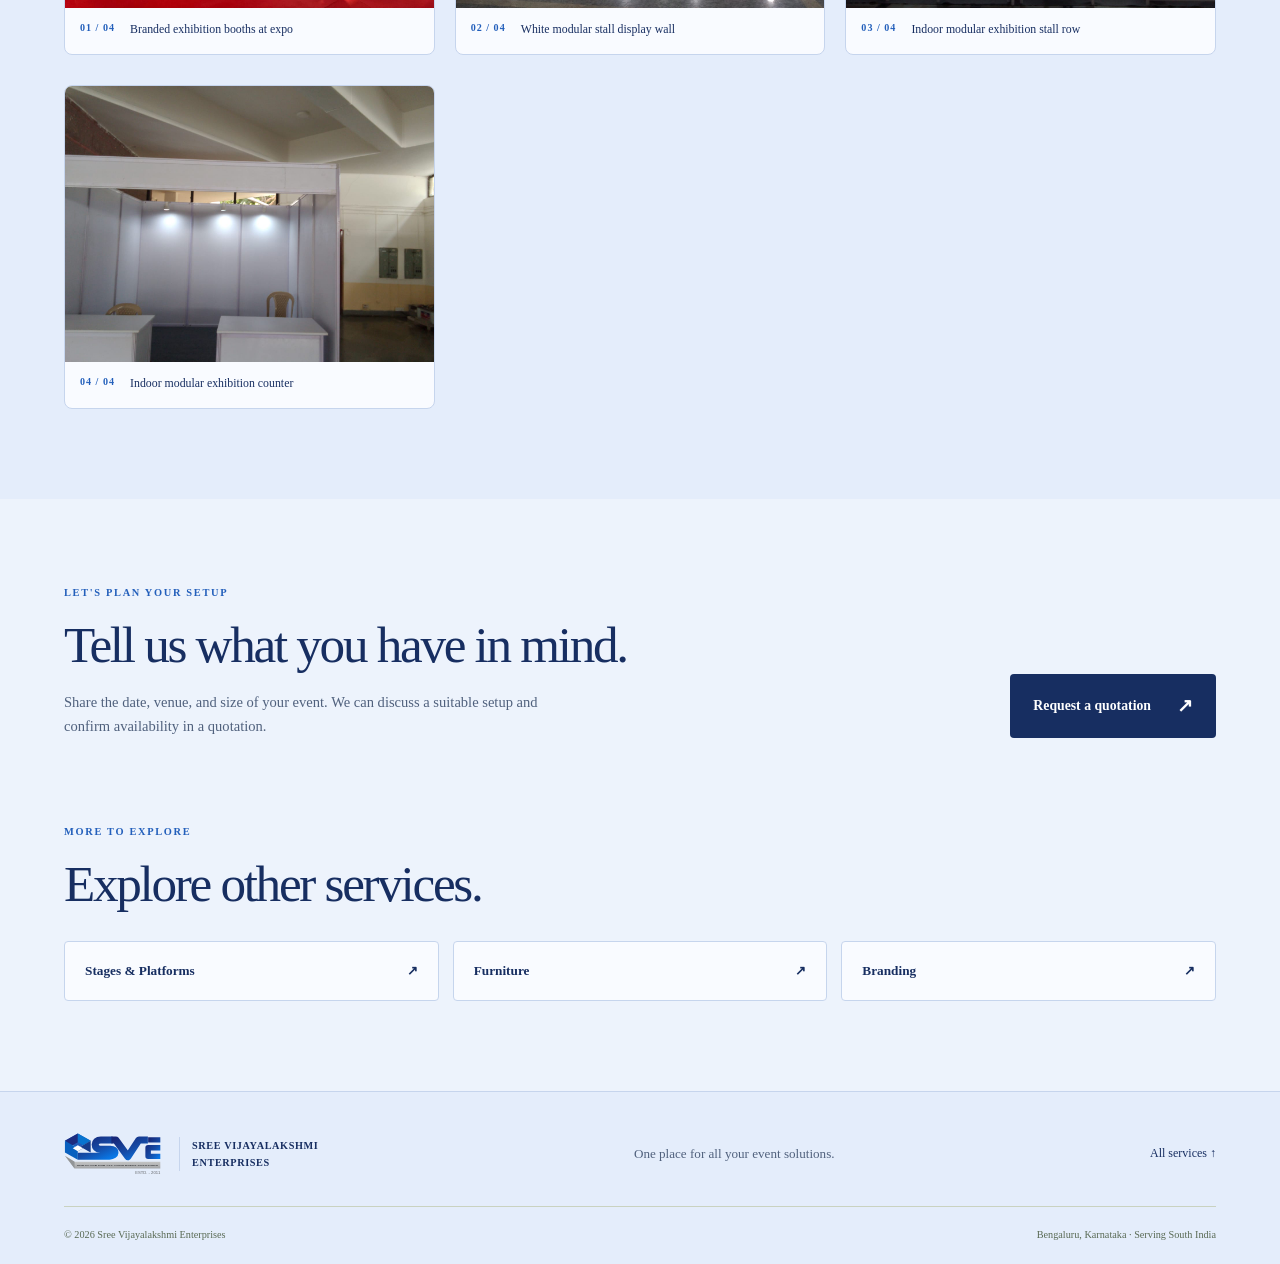
<file: services/octonorm-stalls.html>
<!doctype html>
<html lang="en">
<head>
<meta charset="utf-8"><meta name="viewport" content="width=device-width, initial-scale=1">
<title>Octonorm Stalls | Sree Vijayalakshmi Enterprises</title>
<meta name="description" content="Explore octonorm stalls projects, photos, and use cases from Sree Vijayalakshmi Enterprises in Bengaluru.">
<meta name="theme-color" content="#ffffff">
<link rel="icon" href="../assets/images/favicon.svg" type="image/svg+xml">
<link rel="stylesheet" href="../assets/css/styles.css?v=13">
<link rel="stylesheet" href="../assets/css/theme-animation.css">
<link rel="stylesheet" href="../assets/css/paper-theme.css">
<link rel="stylesheet" href="../assets/css/service-detail.css?v=8">

<script src="../assets/js/theme.js?v=13" defer></script>

<link rel="stylesheet" href="../assets/css/scroll-reveal.css">
<script src="../assets/js/scroll-reveal.js" defer></script>
</head>
<body>
<button class="theme-toggle" id="theme-toggle" type="button" aria-label="Switch to dark theme" aria-pressed="false" hidden><span class="theme-label">Dark mode</span></button>
<a class="skip" href="#main">Skip to content</a>
<div class="topbar"><div class="wrap"><span>Based in Bengaluru. Built for occasions across South India.</span><a href="tel:+919902044446">+91 99020 44446 ↗</a></div></div>
<header class="wrap header detail-header"><a class="brand" href="../index.html" aria-label="Sree Vijayalakshmi Enterprises home"><img class="header-logo" src="../assets/images/sve-mark.svg" width="435" height="195" alt="SVE"><span class="brand-name">SREE VIJAYALAKSHMI<br>ENTERPRISES</span></a><nav aria-label="Main navigation"><a href="../index.html#services">All services</a><a href="../index.html#gallery">Gallery</a><a class="nav-cta" href="../index.html?service=Octonorm%20Stalls#enquiry">Plan your event ↗</a></nav></header>
<main id="main">
<section class="detail-hero"><div class="wrap detail-hero-grid"><div class="detail-heading"><a class="detail-back" href="../index.html#services">← Back to all services</a><p class="eyebrow">03 / OUR SERVICES</p><h1>Octonorm Stalls</h1><p class="detail-lead">Modular exhibition space that helps exhibitors stand out.</p><p>Octonorm layouts offer a practical framework for exhibition stalls and information counters. The photographs show both individual booths and rows of modular spaces.</p><div class="detail-actions"><a class="button" href="../index.html?service=Octonorm%20Stalls#enquiry">Ask about Octonorm Stalls <span>↗</span></a><a class="underlined" href="#project-photos">View project photos ↓</a></div></div><figure class="detail-cover"><img src="../assets/images/work/octonorm-stall-expo-front-01.jpeg" alt="Branded exhibition booths at expo" width="1200" height="900" fetchpriority="high"><figcaption>From our work · Octonorm Stalls</figcaption></figure></div></section>
<section class="detail-uses wrap" aria-labelledby="use-title"><div><p class="eyebrow">WHERE IT FITS</p><h2 id="use-title">Made for the occasion.</h2></div><ul><li>Trade fairs and expos</li><li>Product demonstrations</li><li>Branded information counters</li></ul></section>

<section class="detail-gallery" id="project-photos"><div class="wrap"><div class="section-heading"><div><p class="eyebrow">FROM OUR WORK / 04 PHOTOS</p><h2>Octonorm Stalls in focus.</h2></div><p>Explore these company project photos. Select an image to open the full photograph.</p></div><div class="detail-grid"><figure class="detail-photo"><a href="../assets/images/work/octonorm-stall-expo-front-01.jpeg" target="_blank" rel="noopener" aria-label="Open full photo: Branded exhibition booths at expo"><img src="../assets/images/work/octonorm-stall-expo-front-01.jpeg" alt="Branded exhibition booths at expo" width="1200" height="900" loading="lazy" decoding="async"></a><figcaption><span>01 / 04</span>Branded exhibition booths at expo</figcaption></figure>
<figure class="detail-photo"><a href="../assets/images/services/octonorm-stalls/octonorm-stall-white-modular-01.jpeg" target="_blank" rel="noopener" aria-label="Open full photo: White modular stall display wall"><img src="../assets/images/services/octonorm-stalls/octonorm-stall-white-modular-01.jpeg" alt="White modular stall display wall" width="1200" height="900" loading="lazy" decoding="async"></a><figcaption><span>02 / 04</span>White modular stall display wall</figcaption></figure>
<figure class="detail-photo"><a href="../assets/images/services/octonorm-stalls/octonorm-stall-row-indoor-01.jpeg" target="_blank" rel="noopener" aria-label="Open full photo: Indoor modular exhibition stall row"><img src="../assets/images/services/octonorm-stalls/octonorm-stall-row-indoor-01.jpeg" alt="Indoor modular exhibition stall row" width="1200" height="900" loading="lazy" decoding="async"></a><figcaption><span>03 / 04</span>Indoor modular exhibition stall row</figcaption></figure>
<figure class="detail-photo"><a href="../assets/images/services/octonorm-stalls/octonorm-stall-single-indoor-01.jpeg" target="_blank" rel="noopener" aria-label="Open full photo: Indoor modular exhibition counter"><img src="../assets/images/services/octonorm-stalls/octonorm-stall-single-indoor-01.jpeg" alt="Indoor modular exhibition counter" width="1200" height="900" loading="lazy" decoding="async"></a><figcaption><span>04 / 04</span>Indoor modular exhibition counter</figcaption></figure></div></div></section>
<section class="detail-next wrap"><div><p class="eyebrow">LET'S PLAN YOUR SETUP</p><h2>Tell us what you have in mind.</h2><p>Share the date, venue, and size of your event. We can discuss a suitable setup and confirm availability in a quotation.</p></div><a class="button" href="../index.html?service=Octonorm%20Stalls#enquiry">Request a quotation <span>↗</span></a></section>
<section class="detail-related wrap"><p class="eyebrow">MORE TO EXPLORE</p><h2>Explore other services.</h2><div class="detail-related-list"><a href="stages-platforms.html">Stages &amp; Platforms <span>↗</span></a><a href="furniture.html">Furniture <span>↗</span></a><a href="branding.html">Branding <span>↗</span></a></div></section>
</main>
<footer><div class="wrap footer-top"><a class="brand footer-brand" href="../index.html"><img class="header-logo" src="../assets/images/sve-mark.svg" width="435" height="195" alt="SVE"><span class="brand-name">SREE VIJAYALAKSHMI<br>ENTERPRISES</span></a><p>One place for all your event solutions.</p><a href="../index.html#services">All services ↑</a></div><div class="wrap footer-bottom"><span>© 2026 Sree Vijayalakshmi Enterprises</span><span>Bengaluru, Karnataka · Serving South India</span></div></footer>
</body></html>
</file>
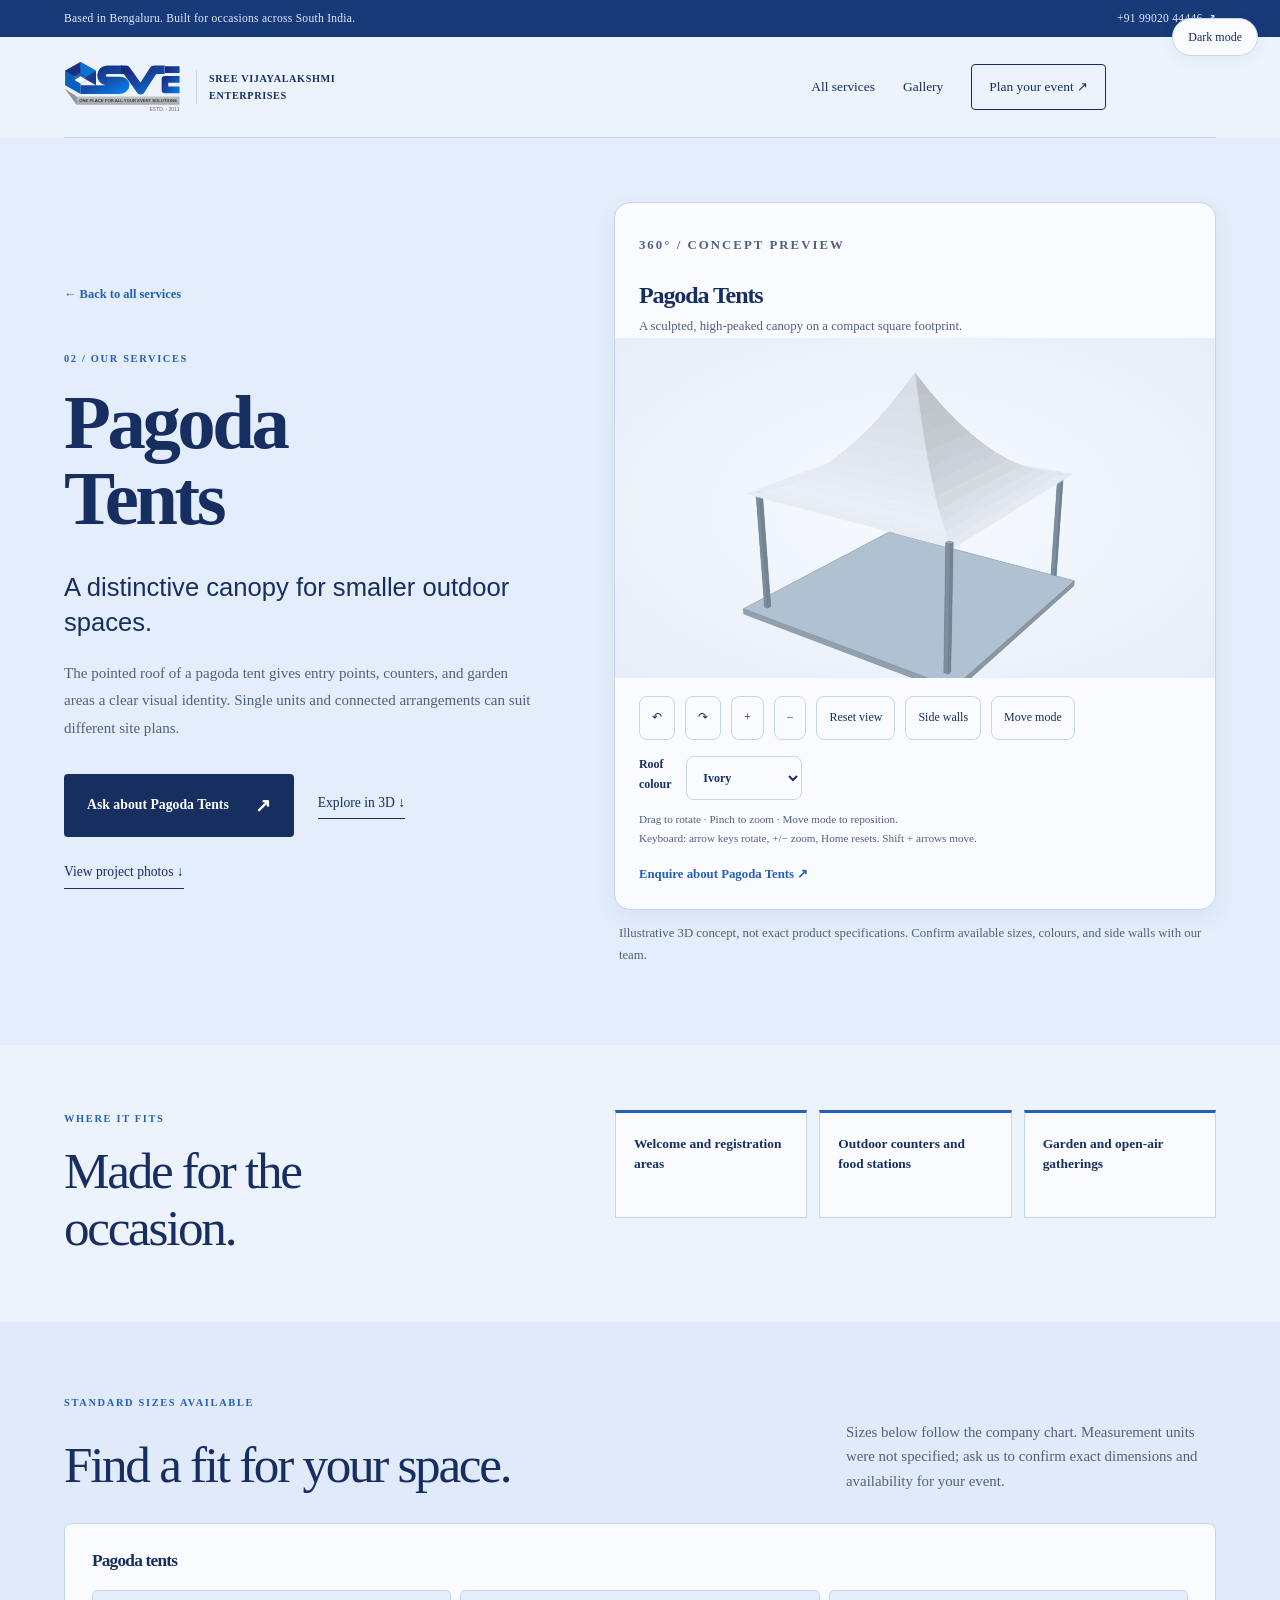
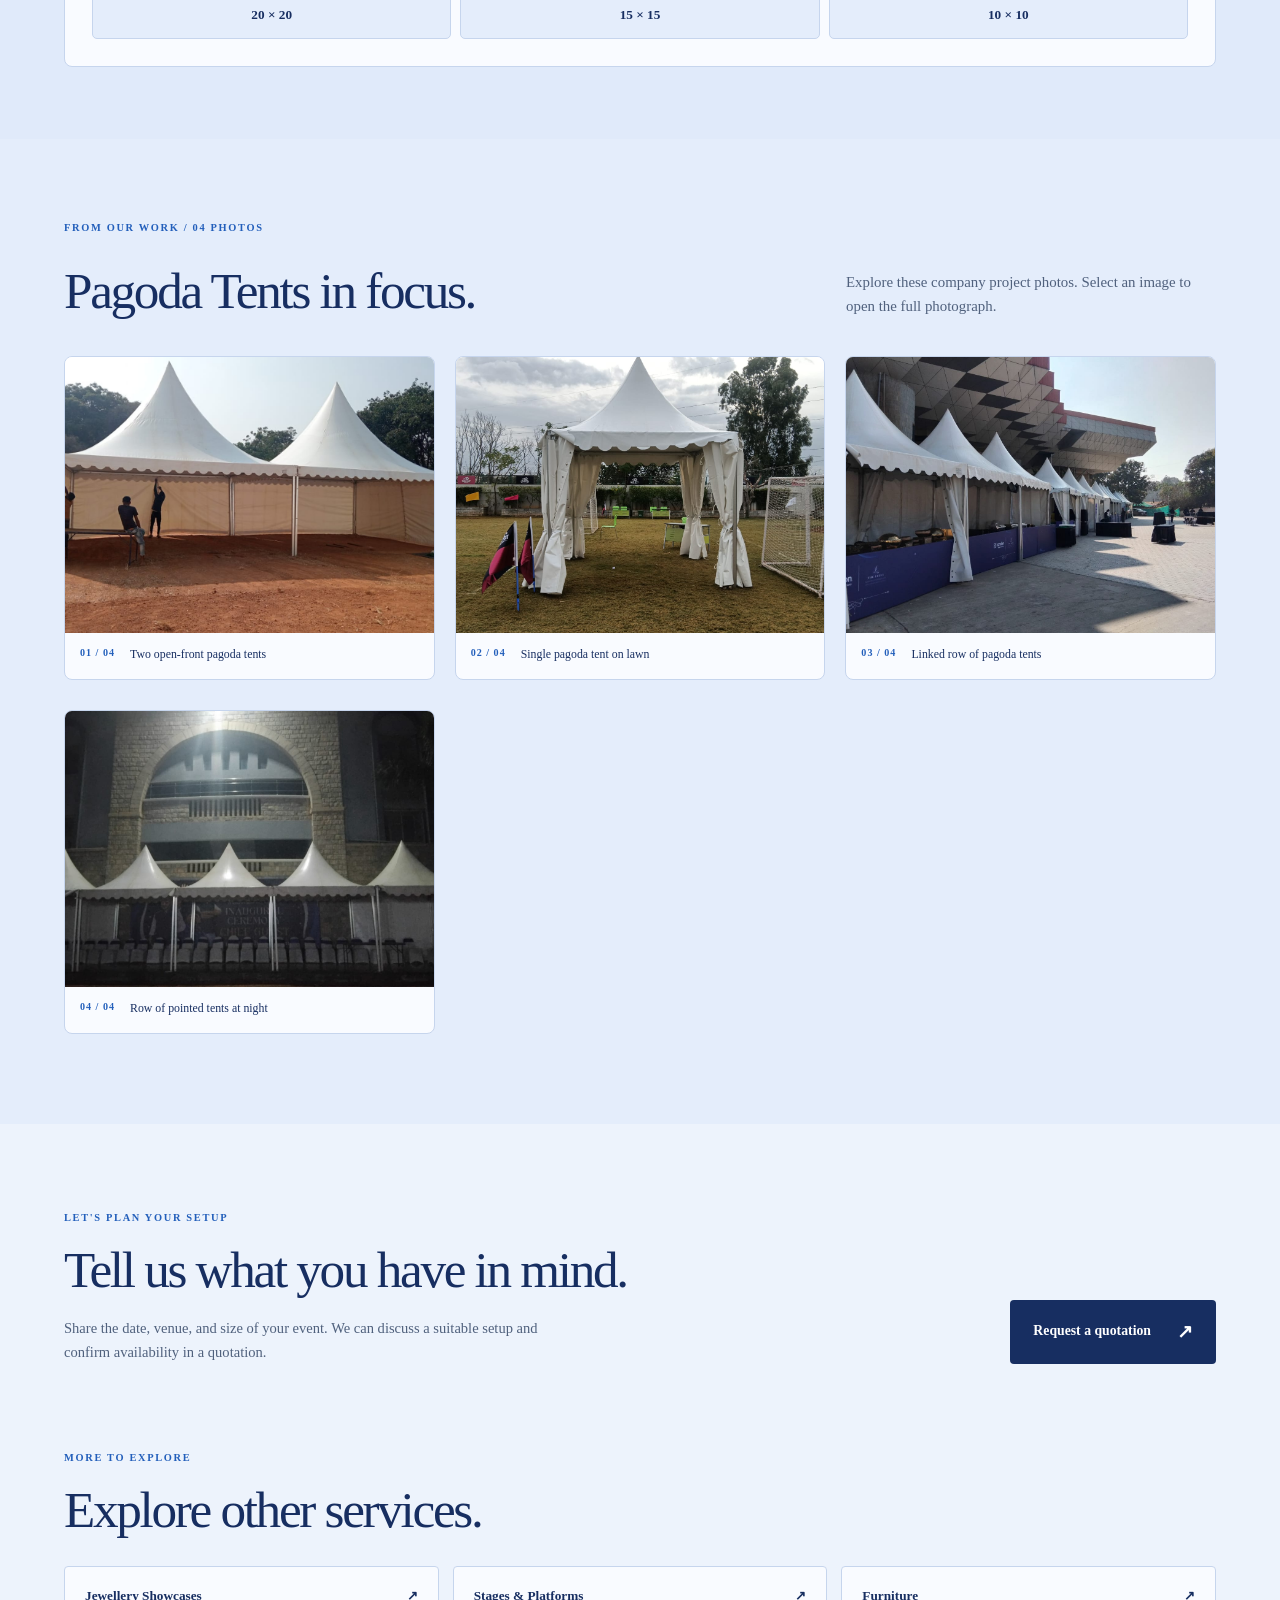
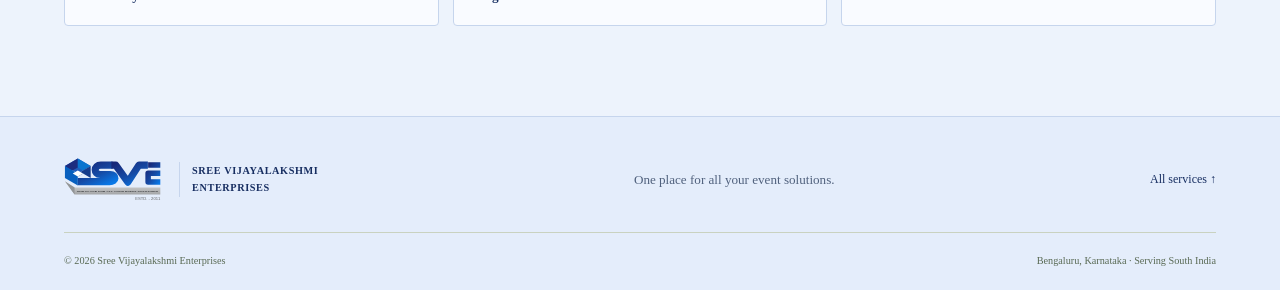
<file: services/pagoda-tents.html>
<!doctype html>
<html lang="en">
<head>
<meta charset="utf-8"><meta name="viewport" content="width=device-width, initial-scale=1">
<title>Pagoda Tents | Sree Vijayalakshmi Enterprises</title>
<meta name="description" content="Explore pagoda tents projects, photos, and use cases from Sree Vijayalakshmi Enterprises in Bengaluru.">
<meta name="theme-color" content="#ffffff">
<link rel="icon" href="../assets/images/favicon.svg" type="image/svg+xml">
<link rel="stylesheet" href="../assets/css/styles.css?v=13">
<link rel="stylesheet" href="../assets/css/theme-animation.css">
<link rel="stylesheet" href="../assets/css/paper-theme.css">
<link rel="stylesheet" href="../assets/css/service-detail.css?v=8">
<link rel="stylesheet" href="../assets/css/tents.css?v=7">
<script src="../assets/js/theme.js?v=13" defer></script>
<script src="../assets/js/tents.js?v=7" defer></script>
<link rel="stylesheet" href="../assets/css/scroll-reveal.css">
<script src="../assets/js/scroll-reveal.js" defer></script>
</head>
<body>
<button class="theme-toggle" id="theme-toggle" type="button" aria-label="Switch to dark theme" aria-pressed="false" hidden><span class="theme-label">Dark mode</span></button>
<a class="skip" href="#main">Skip to content</a>
<div class="topbar"><div class="wrap"><span>Based in Bengaluru. Built for occasions across South India.</span><a href="tel:+919902044446">+91 99020 44446 ↗</a></div></div>
<header class="wrap header detail-header"><a class="brand" href="../index.html" aria-label="Sree Vijayalakshmi Enterprises home"><img class="header-logo" src="../assets/images/sve-mark.svg" width="435" height="195" alt="SVE"><span class="brand-name">SREE VIJAYALAKSHMI<br>ENTERPRISES</span></a><nav aria-label="Main navigation"><a href="../index.html#services">All services</a><a href="../index.html#gallery">Gallery</a><a class="nav-cta" href="../index.html?service=Pagoda%20Tents#enquiry">Plan your event ↗</a></nav></header>
<main id="main">
<section class="detail-hero"><div class="wrap detail-hero-grid"><div class="detail-heading"><a class="detail-back" href="../index.html#services">← Back to all services</a><p class="eyebrow">02 / OUR SERVICES</p><h1>Pagoda Tents</h1><p class="detail-lead">A distinctive canopy for smaller outdoor spaces.</p><p>The pointed roof of a pagoda tent gives entry points, counters, and garden areas a clear visual identity. Single units and connected arrangements can suit different site plans.</p><div class="detail-actions"><a class="button" href="../index.html?service=Pagoda%20Tents#enquiry">Ask about Pagoda Tents <span>↗</span></a><a class="underlined" href="#tent-3d">Explore in 3D ↓</a><a class="underlined" href="#project-photos">View project photos ↓</a></div></div><div class="detail-hero-viewer" id="tent-3d"><div class="tent-grid" id="tent-viewers" data-tent-type="pagoda"></div><p class="tent-disclaimer">Illustrative 3D concept, not exact product specifications. Confirm available sizes, colours, and side walls with our team.</p><noscript><p>Enable JavaScript to rotate the model. The project photographs below remain available without JavaScript.</p></noscript></div></div></section>
<section class="detail-uses wrap" aria-labelledby="use-title"><div><p class="eyebrow">WHERE IT FITS</p><h2 id="use-title">Made for the occasion.</h2></div><ul><li>Welcome and registration areas</li><li>Outdoor counters and food stations</li><li>Garden and open-air gatherings</li></ul></section>
<section class="detail-sizes" aria-labelledby="sizes-title"><div class="wrap"><div class="section-heading"><div><p class="eyebrow">STANDARD SIZES AVAILABLE</p><h2 id="sizes-title">Find a fit for your space.</h2></div><p>Sizes below follow the company chart. Measurement units were not specified; ask us to confirm exact dimensions and availability for your event.</p></div><div class="size-groups"><div class="size-group"><h3>Pagoda tents</h3><ul><li>20 × 20</li><li>15 × 15</li><li>10 × 10</li></ul></div></div></div></section>
<section class="detail-gallery" id="project-photos"><div class="wrap"><div class="section-heading"><div><p class="eyebrow">FROM OUR WORK / 04 PHOTOS</p><h2>Pagoda Tents in focus.</h2></div><p>Explore these company project photos. Select an image to open the full photograph.</p></div><div class="detail-grid"><figure class="detail-photo"><a href="../assets/images/work/pagoda-tent-pair-open-front-01.jpeg" target="_blank" rel="noopener" aria-label="Open full photo: Two open-front pagoda tents"><img src="../assets/images/work/pagoda-tent-pair-open-front-01.jpeg" alt="Two open-front pagoda tents" width="1200" height="900" loading="lazy" decoding="async"></a><figcaption><span>01 / 04</span>Two open-front pagoda tents</figcaption></figure>
<figure class="detail-photo"><a href="../assets/images/services/pagoda-tents/pagoda-tent-single-outdoor-01.jpeg" target="_blank" rel="noopener" aria-label="Open full photo: Single pagoda tent on lawn"><img src="../assets/images/services/pagoda-tents/pagoda-tent-single-outdoor-01.jpeg" alt="Single pagoda tent on lawn" width="1200" height="900" loading="lazy" decoding="async"></a><figcaption><span>02 / 04</span>Single pagoda tent on lawn</figcaption></figure>
<figure class="detail-photo"><a href="../assets/images/services/pagoda-tents/pagoda-tent-linked-row-01.jpeg" target="_blank" rel="noopener" aria-label="Open full photo: Linked row of pagoda tents"><img src="../assets/images/services/pagoda-tents/pagoda-tent-linked-row-01.jpeg" alt="Linked row of pagoda tents" width="1200" height="900" loading="lazy" decoding="async"></a><figcaption><span>03 / 04</span>Linked row of pagoda tents</figcaption></figure>
<figure class="detail-photo"><a href="../assets/images/services/pagoda-tents/pagoda-tent-row-night-01.jpeg" target="_blank" rel="noopener" aria-label="Open full photo: Row of pointed tents at night"><img src="../assets/images/services/pagoda-tents/pagoda-tent-row-night-01.jpeg" alt="Row of pointed tents at night" width="1200" height="900" loading="lazy" decoding="async"></a><figcaption><span>04 / 04</span>Row of pointed tents at night</figcaption></figure></div></div></section>
<section class="detail-next wrap"><div><p class="eyebrow">LET'S PLAN YOUR SETUP</p><h2>Tell us what you have in mind.</h2><p>Share the date, venue, and size of your event. We can discuss a suitable setup and confirm availability in a quotation.</p></div><a class="button" href="../index.html?service=Pagoda%20Tents#enquiry">Request a quotation <span>↗</span></a></section>
<section class="detail-related wrap"><p class="eyebrow">MORE TO EXPLORE</p><h2>Explore other services.</h2><div class="detail-related-list"><a href="jewellery-showcases.html">Jewellery Showcases <span>↗</span></a><a href="stages-platforms.html">Stages &amp; Platforms <span>↗</span></a><a href="furniture.html">Furniture <span>↗</span></a></div></section>
</main>
<footer><div class="wrap footer-top"><a class="brand footer-brand" href="../index.html"><img class="header-logo" src="../assets/images/sve-mark.svg" width="435" height="195" alt="SVE"><span class="brand-name">SREE VIJAYALAKSHMI<br>ENTERPRISES</span></a><p>One place for all your event solutions.</p><a href="../index.html#services">All services ↑</a></div><div class="wrap footer-bottom"><span>© 2026 Sree Vijayalakshmi Enterprises</span><span>Bengaluru, Karnataka · Serving South India</span></div></footer>
</body></html>
</file>
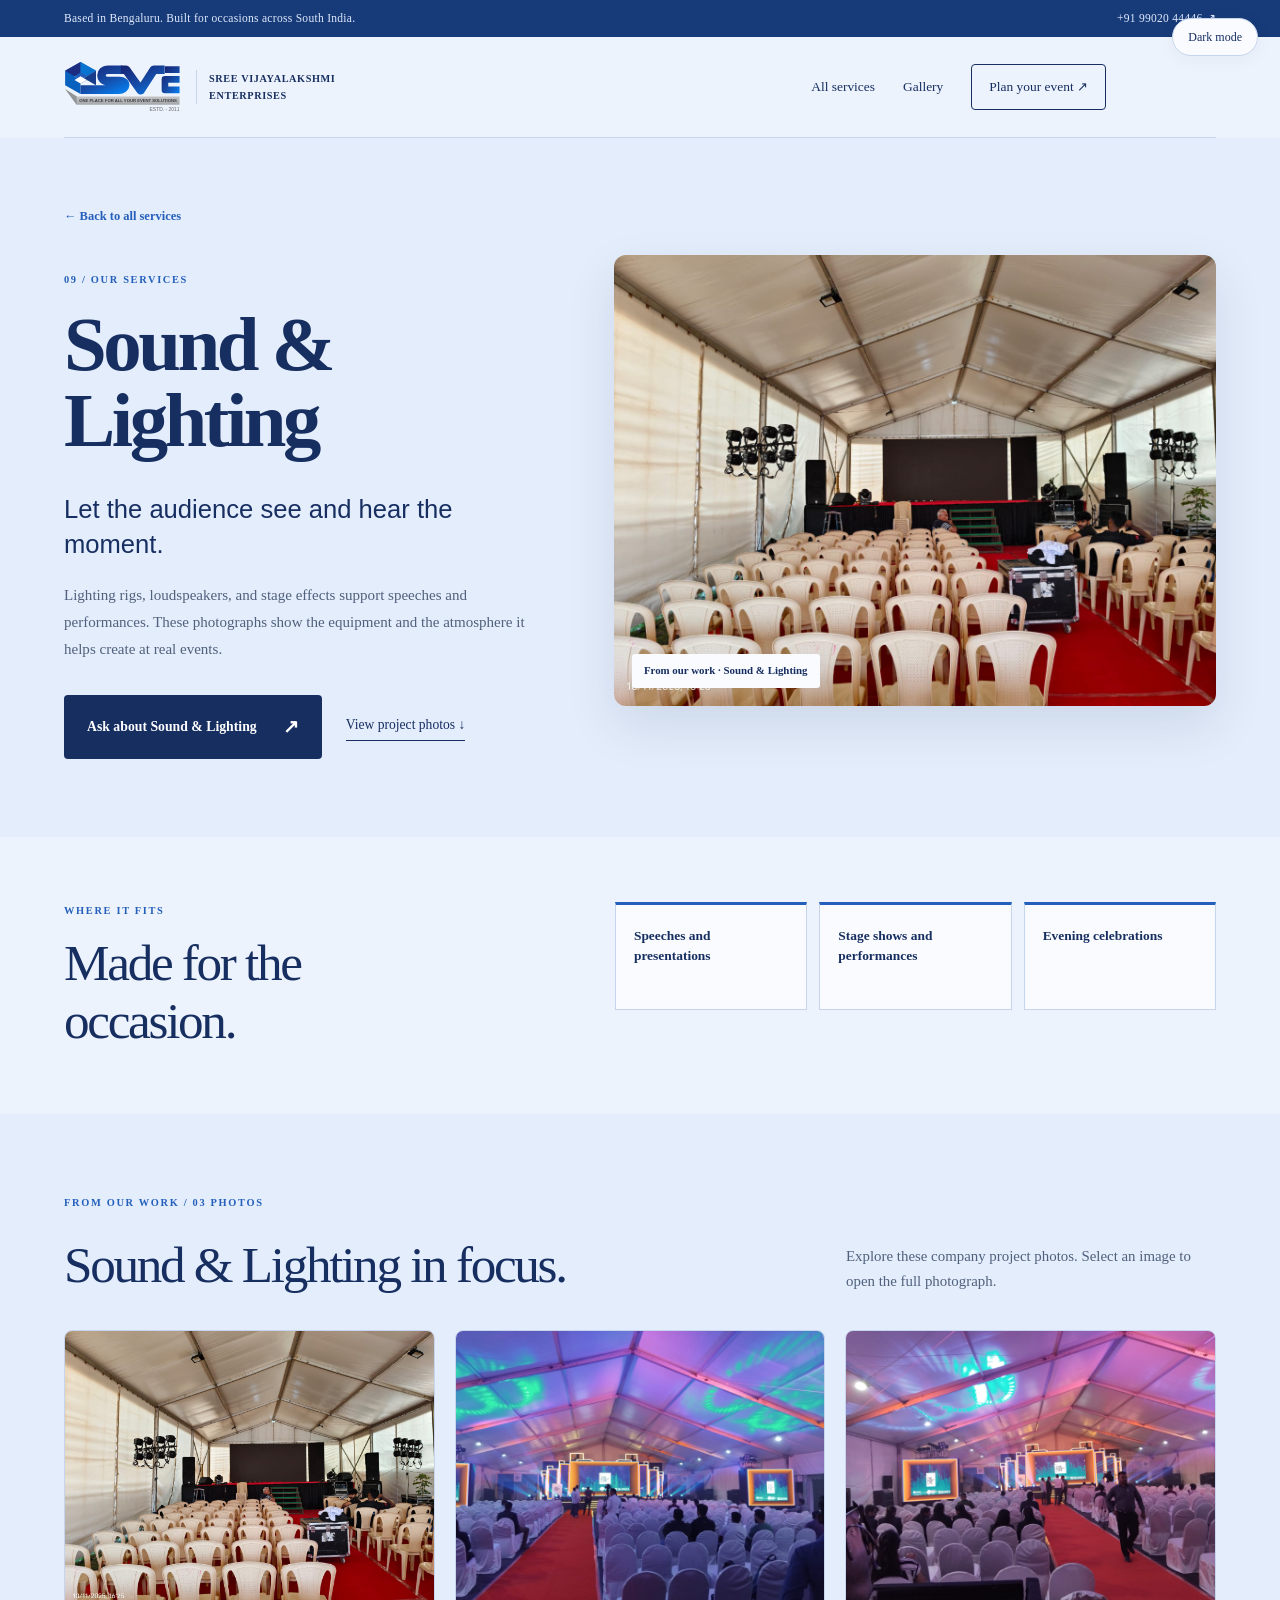
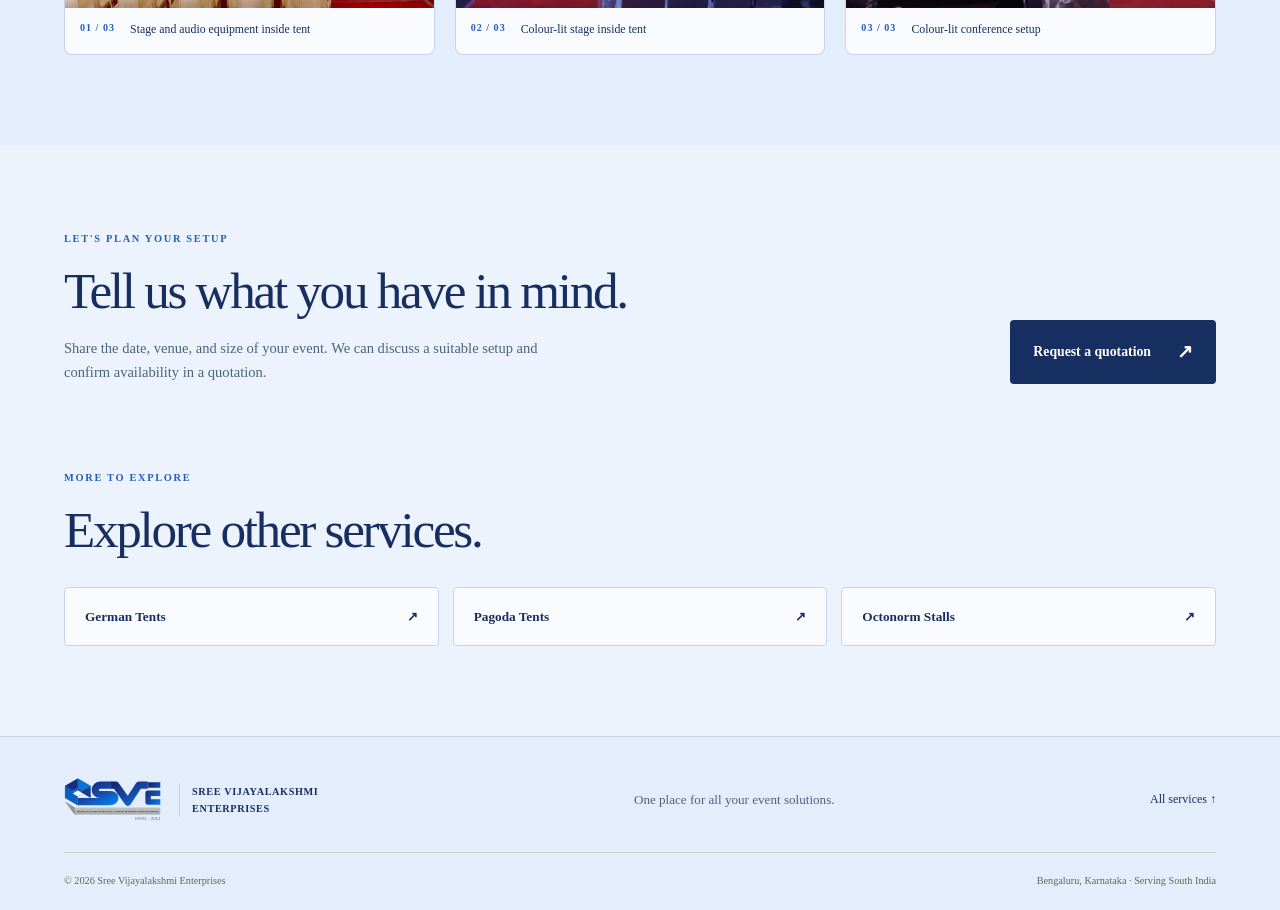
<file: services/sound-lighting.html>
<!doctype html>
<html lang="en">
<head>
<meta charset="utf-8"><meta name="viewport" content="width=device-width, initial-scale=1">
<title>Sound &amp; Lighting | Sree Vijayalakshmi Enterprises</title>
<meta name="description" content="Explore sound &amp; lighting projects, photos, and use cases from Sree Vijayalakshmi Enterprises in Bengaluru.">
<meta name="theme-color" content="#ffffff">
<link rel="icon" href="../assets/images/favicon.svg" type="image/svg+xml">
<link rel="stylesheet" href="../assets/css/styles.css?v=13">
<link rel="stylesheet" href="../assets/css/theme-animation.css">
<link rel="stylesheet" href="../assets/css/paper-theme.css">
<link rel="stylesheet" href="../assets/css/service-detail.css?v=8">

<script src="../assets/js/theme.js?v=13" defer></script>

<link rel="stylesheet" href="../assets/css/scroll-reveal.css">
<script src="../assets/js/scroll-reveal.js" defer></script>
</head>
<body>
<button class="theme-toggle" id="theme-toggle" type="button" aria-label="Switch to dark theme" aria-pressed="false" hidden><span class="theme-label">Dark mode</span></button>
<a class="skip" href="#main">Skip to content</a>
<div class="topbar"><div class="wrap"><span>Based in Bengaluru. Built for occasions across South India.</span><a href="tel:+919902044446">+91 99020 44446 ↗</a></div></div>
<header class="wrap header detail-header"><a class="brand" href="../index.html" aria-label="Sree Vijayalakshmi Enterprises home"><img class="header-logo" src="../assets/images/sve-mark.svg" width="435" height="195" alt="SVE"><span class="brand-name">SREE VIJAYALAKSHMI<br>ENTERPRISES</span></a><nav aria-label="Main navigation"><a href="../index.html#services">All services</a><a href="../index.html#gallery">Gallery</a><a class="nav-cta" href="../index.html?service=Sound%20%26%20Lighting#enquiry">Plan your event ↗</a></nav></header>
<main id="main">
<section class="detail-hero"><div class="wrap detail-hero-grid"><div class="detail-heading"><a class="detail-back" href="../index.html#services">← Back to all services</a><p class="eyebrow">09 / OUR SERVICES</p><h1>Sound &amp; Lighting</h1><p class="detail-lead">Let the audience see and hear the moment.</p><p>Lighting rigs, loudspeakers, and stage effects support speeches and performances. These photographs show the equipment and the atmosphere it helps create at real events.</p><div class="detail-actions"><a class="button" href="../index.html?service=Sound%20%26%20Lighting#enquiry">Ask about Sound &amp; Lighting <span>↗</span></a><a class="underlined" href="#project-photos">View project photos ↓</a></div></div><figure class="detail-cover"><img src="../assets/images/services/stages-lighting/event-stage-auditorium-tent-01.jpeg" alt="Stage and audio equipment inside tent" width="1200" height="900" fetchpriority="high"><figcaption>From our work · Sound &amp; Lighting</figcaption></figure></div></section>
<section class="detail-uses wrap" aria-labelledby="use-title"><div><p class="eyebrow">WHERE IT FITS</p><h2 id="use-title">Made for the occasion.</h2></div><ul><li>Speeches and presentations</li><li>Stage shows and performances</li><li>Evening celebrations</li></ul></section>

<section class="detail-gallery" id="project-photos"><div class="wrap"><div class="section-heading"><div><p class="eyebrow">FROM OUR WORK / 03 PHOTOS</p><h2>Sound &amp; Lighting in focus.</h2></div><p>Explore these company project photos. Select an image to open the full photograph.</p></div><div class="detail-grid"><figure class="detail-photo"><a href="../assets/images/services/stages-lighting/event-stage-auditorium-tent-01.jpeg" target="_blank" rel="noopener" aria-label="Open full photo: Stage and audio equipment inside tent"><img src="../assets/images/services/stages-lighting/event-stage-auditorium-tent-01.jpeg" alt="Stage and audio equipment inside tent" width="1200" height="900" loading="lazy" decoding="async"></a><figcaption><span>01 / 03</span>Stage and audio equipment inside tent</figcaption></figure>
<figure class="detail-photo"><a href="../assets/images/work/event-stage-colour-lights-01.jpeg" target="_blank" rel="noopener" aria-label="Open full photo: Colour-lit stage inside tent"><img src="../assets/images/work/event-stage-colour-lights-01.jpeg" alt="Colour-lit stage inside tent" width="1200" height="900" loading="lazy" decoding="async"></a><figcaption><span>02 / 03</span>Colour-lit stage inside tent</figcaption></figure>
<figure class="detail-photo"><a href="../assets/images/services/stages-lighting/event-stage-colour-lights-02.jpeg" target="_blank" rel="noopener" aria-label="Open full photo: Colour-lit conference setup"><img src="../assets/images/services/stages-lighting/event-stage-colour-lights-02.jpeg" alt="Colour-lit conference setup" width="1200" height="900" loading="lazy" decoding="async"></a><figcaption><span>03 / 03</span>Colour-lit conference setup</figcaption></figure></div></div></section>
<section class="detail-next wrap"><div><p class="eyebrow">LET'S PLAN YOUR SETUP</p><h2>Tell us what you have in mind.</h2><p>Share the date, venue, and size of your event. We can discuss a suitable setup and confirm availability in a quotation.</p></div><a class="button" href="../index.html?service=Sound%20%26%20Lighting#enquiry">Request a quotation <span>↗</span></a></section>
<section class="detail-related wrap"><p class="eyebrow">MORE TO EXPLORE</p><h2>Explore other services.</h2><div class="detail-related-list"><a href="german-tents.html">German Tents <span>↗</span></a><a href="pagoda-tents.html">Pagoda Tents <span>↗</span></a><a href="octonorm-stalls.html">Octonorm Stalls <span>↗</span></a></div></section>
</main>
<footer><div class="wrap footer-top"><a class="brand footer-brand" href="../index.html"><img class="header-logo" src="../assets/images/sve-mark.svg" width="435" height="195" alt="SVE"><span class="brand-name">SREE VIJAYALAKSHMI<br>ENTERPRISES</span></a><p>One place for all your event solutions.</p><a href="../index.html#services">All services ↑</a></div><div class="wrap footer-bottom"><span>© 2026 Sree Vijayalakshmi Enterprises</span><span>Bengaluru, Karnataka · Serving South India</span></div></footer>
</body></html>
</file>
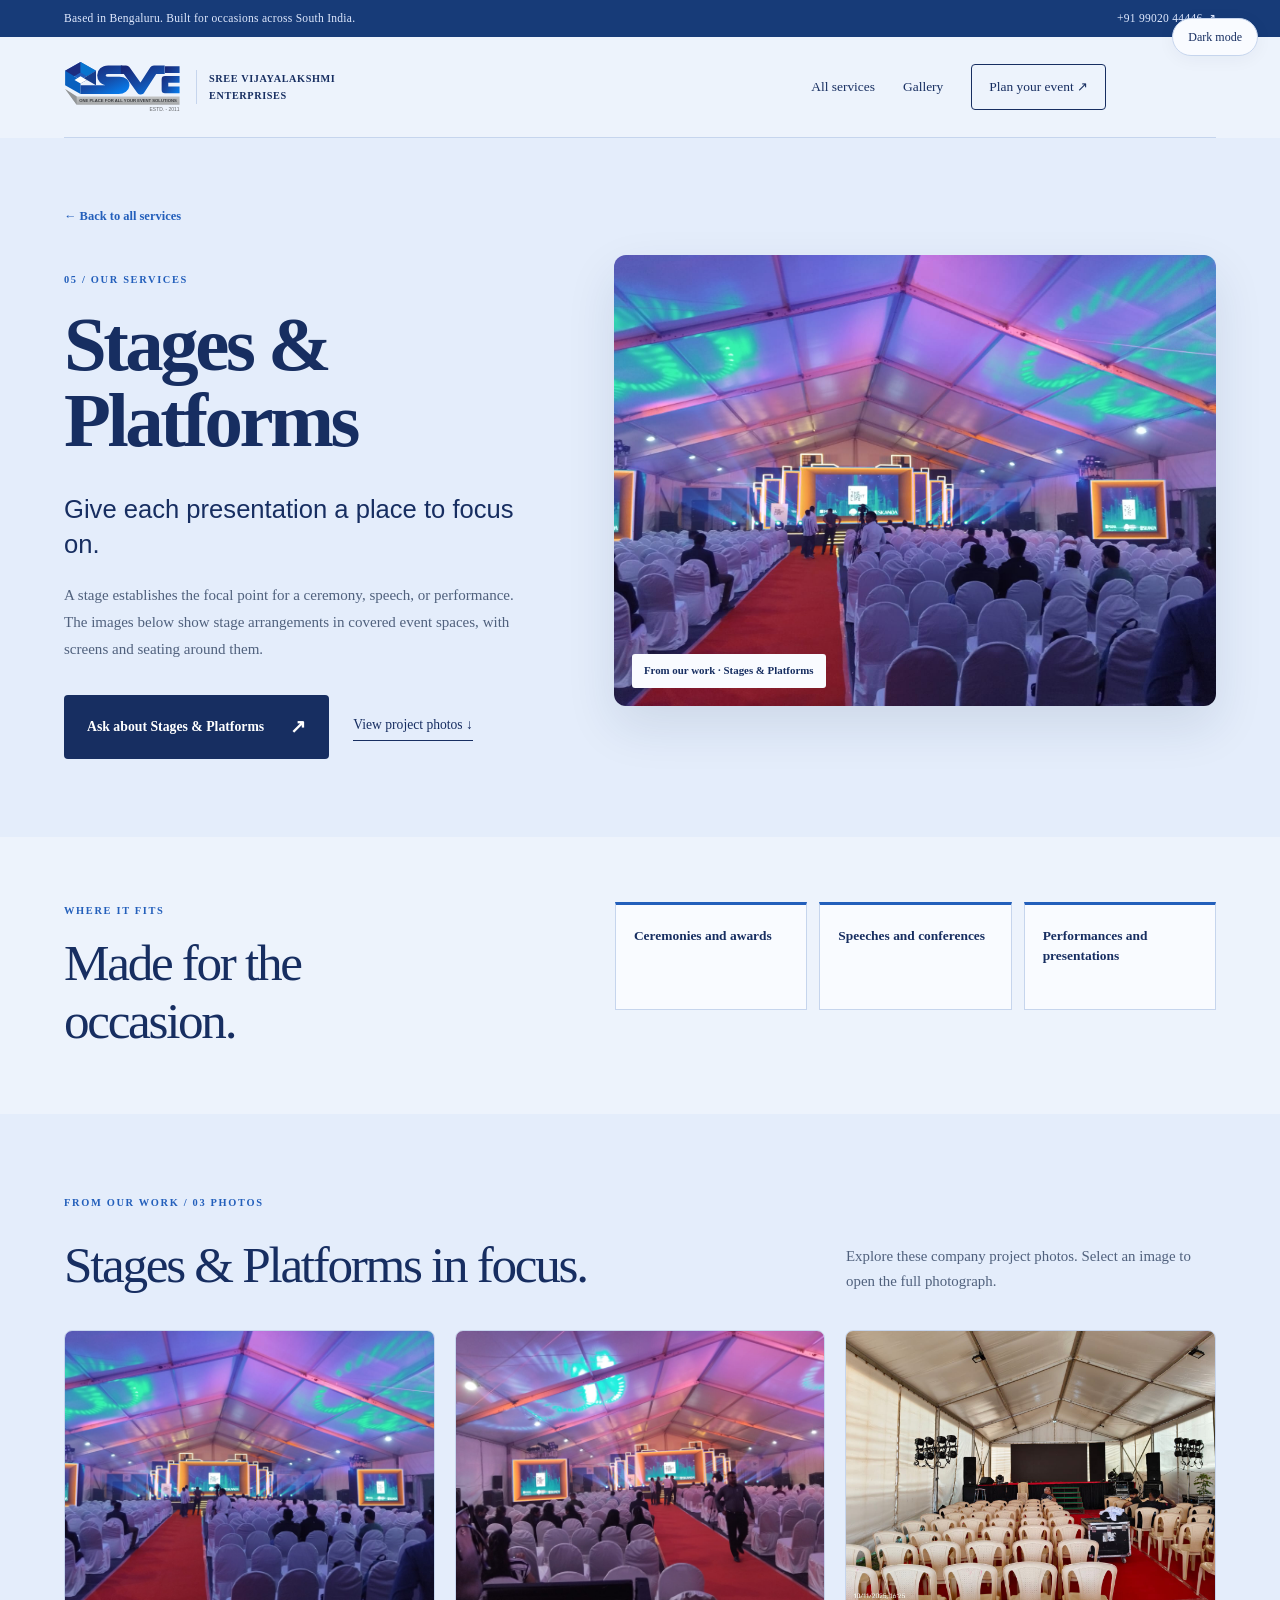
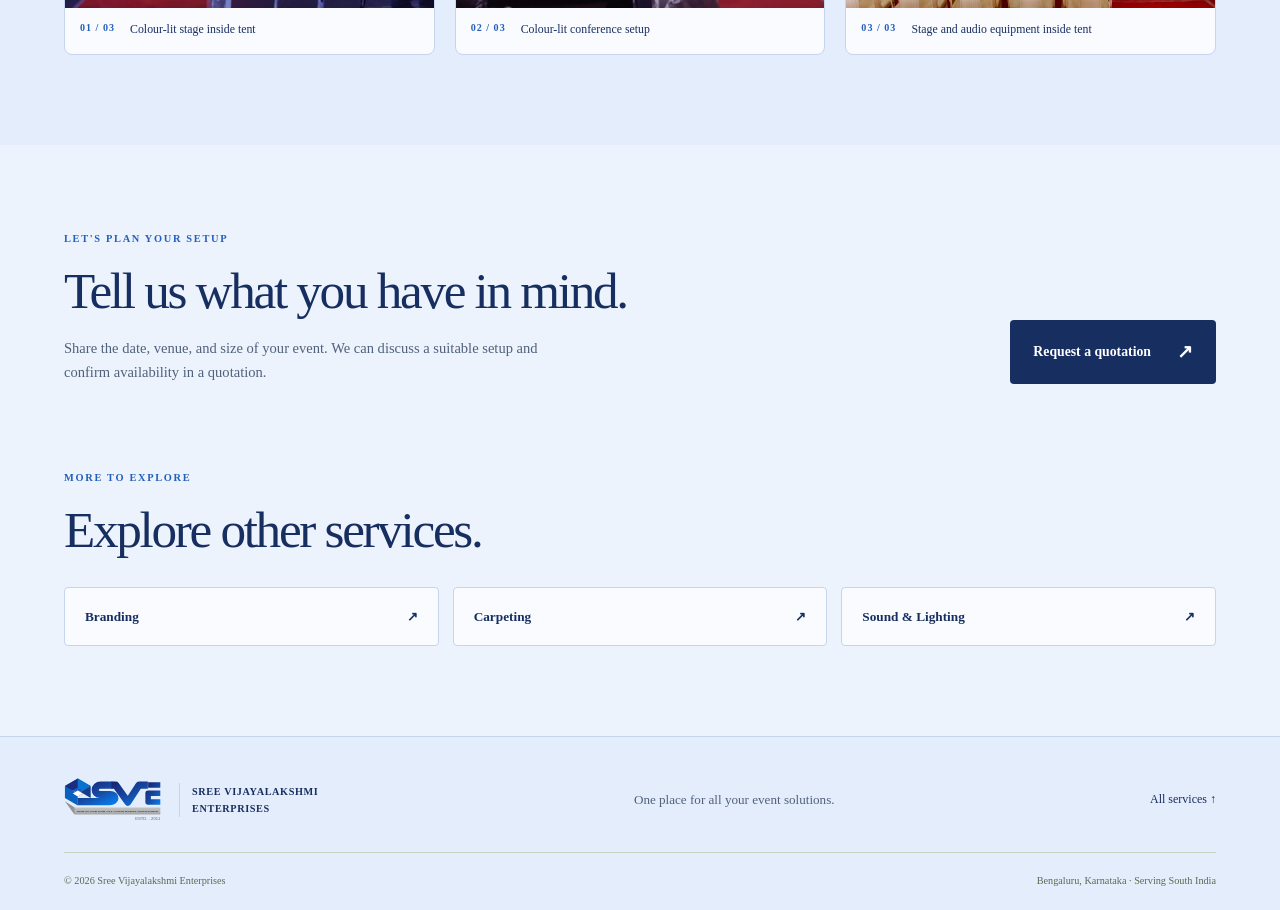
<file: services/stages-platforms.html>
<!doctype html>
<html lang="en">
<head>
<meta charset="utf-8"><meta name="viewport" content="width=device-width, initial-scale=1">
<title>Stages &amp; Platforms | Sree Vijayalakshmi Enterprises</title>
<meta name="description" content="Explore stages &amp; platforms projects, photos, and use cases from Sree Vijayalakshmi Enterprises in Bengaluru.">
<meta name="theme-color" content="#ffffff">
<link rel="icon" href="../assets/images/favicon.svg" type="image/svg+xml">
<link rel="stylesheet" href="../assets/css/styles.css?v=13">
<link rel="stylesheet" href="../assets/css/theme-animation.css">
<link rel="stylesheet" href="../assets/css/paper-theme.css">
<link rel="stylesheet" href="../assets/css/service-detail.css?v=8">

<script src="../assets/js/theme.js?v=13" defer></script>

<link rel="stylesheet" href="../assets/css/scroll-reveal.css">
<script src="../assets/js/scroll-reveal.js" defer></script>
</head>
<body>
<button class="theme-toggle" id="theme-toggle" type="button" aria-label="Switch to dark theme" aria-pressed="false" hidden><span class="theme-label">Dark mode</span></button>
<a class="skip" href="#main">Skip to content</a>
<div class="topbar"><div class="wrap"><span>Based in Bengaluru. Built for occasions across South India.</span><a href="tel:+919902044446">+91 99020 44446 ↗</a></div></div>
<header class="wrap header detail-header"><a class="brand" href="../index.html" aria-label="Sree Vijayalakshmi Enterprises home"><img class="header-logo" src="../assets/images/sve-mark.svg" width="435" height="195" alt="SVE"><span class="brand-name">SREE VIJAYALAKSHMI<br>ENTERPRISES</span></a><nav aria-label="Main navigation"><a href="../index.html#services">All services</a><a href="../index.html#gallery">Gallery</a><a class="nav-cta" href="../index.html?service=Stages%20%26%20Platforms#enquiry">Plan your event ↗</a></nav></header>
<main id="main">
<section class="detail-hero"><div class="wrap detail-hero-grid"><div class="detail-heading"><a class="detail-back" href="../index.html#services">← Back to all services</a><p class="eyebrow">05 / OUR SERVICES</p><h1>Stages &amp; Platforms</h1><p class="detail-lead">Give each presentation a place to focus on.</p><p>A stage establishes the focal point for a ceremony, speech, or performance. The images below show stage arrangements in covered event spaces, with screens and seating around them.</p><div class="detail-actions"><a class="button" href="../index.html?service=Stages%20%26%20Platforms#enquiry">Ask about Stages &amp; Platforms <span>↗</span></a><a class="underlined" href="#project-photos">View project photos ↓</a></div></div><figure class="detail-cover"><img src="../assets/images/work/event-stage-colour-lights-01.jpeg" alt="Colour-lit stage inside tent" width="1200" height="900" fetchpriority="high"><figcaption>From our work · Stages &amp; Platforms</figcaption></figure></div></section>
<section class="detail-uses wrap" aria-labelledby="use-title"><div><p class="eyebrow">WHERE IT FITS</p><h2 id="use-title">Made for the occasion.</h2></div><ul><li>Ceremonies and awards</li><li>Speeches and conferences</li><li>Performances and presentations</li></ul></section>

<section class="detail-gallery" id="project-photos"><div class="wrap"><div class="section-heading"><div><p class="eyebrow">FROM OUR WORK / 03 PHOTOS</p><h2>Stages &amp; Platforms in focus.</h2></div><p>Explore these company project photos. Select an image to open the full photograph.</p></div><div class="detail-grid"><figure class="detail-photo"><a href="../assets/images/work/event-stage-colour-lights-01.jpeg" target="_blank" rel="noopener" aria-label="Open full photo: Colour-lit stage inside tent"><img src="../assets/images/work/event-stage-colour-lights-01.jpeg" alt="Colour-lit stage inside tent" width="1200" height="900" loading="lazy" decoding="async"></a><figcaption><span>01 / 03</span>Colour-lit stage inside tent</figcaption></figure>
<figure class="detail-photo"><a href="../assets/images/services/stages-lighting/event-stage-colour-lights-02.jpeg" target="_blank" rel="noopener" aria-label="Open full photo: Colour-lit conference setup"><img src="../assets/images/services/stages-lighting/event-stage-colour-lights-02.jpeg" alt="Colour-lit conference setup" width="1200" height="900" loading="lazy" decoding="async"></a><figcaption><span>02 / 03</span>Colour-lit conference setup</figcaption></figure>
<figure class="detail-photo"><a href="../assets/images/services/stages-lighting/event-stage-auditorium-tent-01.jpeg" target="_blank" rel="noopener" aria-label="Open full photo: Stage and audio equipment inside tent"><img src="../assets/images/services/stages-lighting/event-stage-auditorium-tent-01.jpeg" alt="Stage and audio equipment inside tent" width="1200" height="900" loading="lazy" decoding="async"></a><figcaption><span>03 / 03</span>Stage and audio equipment inside tent</figcaption></figure></div></div></section>
<section class="detail-next wrap"><div><p class="eyebrow">LET'S PLAN YOUR SETUP</p><h2>Tell us what you have in mind.</h2><p>Share the date, venue, and size of your event. We can discuss a suitable setup and confirm availability in a quotation.</p></div><a class="button" href="../index.html?service=Stages%20%26%20Platforms#enquiry">Request a quotation <span>↗</span></a></section>
<section class="detail-related wrap"><p class="eyebrow">MORE TO EXPLORE</p><h2>Explore other services.</h2><div class="detail-related-list"><a href="branding.html">Branding <span>↗</span></a><a href="carpeting.html">Carpeting <span>↗</span></a><a href="sound-lighting.html">Sound &amp; Lighting <span>↗</span></a></div></section>
</main>
<footer><div class="wrap footer-top"><a class="brand footer-brand" href="../index.html"><img class="header-logo" src="../assets/images/sve-mark.svg" width="435" height="195" alt="SVE"><span class="brand-name">SREE VIJAYALAKSHMI<br>ENTERPRISES</span></a><p>One place for all your event solutions.</p><a href="../index.html#services">All services ↑</a></div><div class="wrap footer-bottom"><span>© 2026 Sree Vijayalakshmi Enterprises</span><span>Bengaluru, Karnataka · Serving South India</span></div></footer>
</body></html>
</file>
<file: assets/css/styles.css>
:root{--ink:#102c30;--muted:#566460;--cream:#f8f7f1;--lime:#dcf493;--line:#d9ded3;--white:#fff; color-scheme:light}
*{box-sizing:border-box}html{scroll-behavior:smooth;scroll-padding-top:25px}body{margin:0;background:var(--cream);color:var(--ink);font-family:'DM Sans',sans-serif;line-height:1.65}button,input,select,textarea{font:inherit}a{color:inherit;text-decoration:none}button,a,input,textarea,select,summary{-webkit-tap-highlight-color:transparent}a:focus-visible,button:focus-visible,input:focus-visible,select:focus-visible,textarea:focus-visible,summary:focus-visible{outline:3px solid #7f9836;outline-offset:5px}button{cursor:pointer}img{max-width:100%;display:block}h1,h2,h3,p,figure{margin:0}h1,h2,h3{font-family:Manrope,sans-serif;line-height:1.12;letter-spacing:-.045em}h1{font-size:clamp(3rem,5.3vw,5.2rem);font-weight:600}h1 em{font-weight:500;font-family:Georgia,serif}h2{font-size:clamp(2.3rem,4vw,3.6rem);font-weight:500}h3{font-size:1.25rem;font-weight:700}p{color:var(--muted)}.wrap{width:min(1240px,90%);margin:auto}.topbar{background:var(--ink);color:#ebeee4;font-size:.72rem;letter-spacing:.025em}.topbar .wrap{display:flex;justify-content:space-between;padding:9px 0;gap:15px}.header{display:flex;align-items:center;justify-content:space-between;padding:26px 0;gap:25px}.brand{display:flex;align-items:center;gap:15px}.monogram{font:bold 3.3rem/1 Manrope,sans-serif;letter-spacing:-.12em}.monogram>span{font-size:.65rem;vertical-align:top;letter-spacing:0}.brand-name{font-size:.62rem;font-weight:700;letter-spacing:.1em;line-height:1.7;border-left:1px solid var(--line);padding-left:15px}nav{display:flex;gap:28px;align-items:center;font-size:.84rem}nav>a:not(.nav-cta):hover,.underlined:hover{text-decoration:underline}.nav-cta{border:1px solid var(--ink);border-radius:4px;padding:11px 17px}.hero{display:grid;grid-template-columns:1.08fr 1fr;gap:4%;padding-top:40px;padding-bottom:65px;align-items:stretch}.eyebrow{font-size:.65rem;letter-spacing:.16em;font-weight:700;color:var(--ink);margin-bottom:25px}.dot{display:inline-block;width:7px;height:7px;background:#62814b;border-radius:100%;margin-right:8px}.lead{font-size:1rem;max-width:425px;margin-top:25px}.actions{display:flex;align-items:center;gap:25px;margin-top:30px;flex-wrap:wrap}.button{display:inline-flex;gap:26px;align-items:center;justify-content:space-between;background:var(--ink);color:white;padding:16px 23px;border:0;border-radius:4px;font-size:.86rem;font-weight:600}.button:hover{background:#245057}.button span{font-size:1.2rem}.underlined{font-size:.85rem;border-bottom:1px solid currentColor;padding-bottom:4px}.hero-foot{display:flex;gap:30px;font-size:.59rem;letter-spacing:.12em;margin-top:45px}.hero-visual{position:relative;background:#e3e8d9;border-radius:7px;overflow:hidden;min-height:490px}.hero-visual>img{height:100%;width:100%;object-fit:cover;position:absolute}.hero-visual figcaption{position:absolute;bottom:16px;left:22px;right:22px;font-size:.65rem;color:#304d43}.visual-tag{position:absolute;top:25px;left:25px;padding:15px 20px;background:var(--cream);font-size:.58rem;letter-spacing:.08em;box-shadow:0 4px 30px #203b3310}.visual-tag strong{font:500 1rem/1.8 Georgia,serif;letter-spacing:0}.occasion-strip{border-block:1px solid var(--line)}.occasion-strip .wrap{display:flex;align-items:center;justify-content:space-between;gap:20px;padding:21px 0;font-size:.65rem;letter-spacing:.11em;font-weight:600;flex-wrap:wrap}.occasion-strip span:nth-child(even){font-size:1.3rem;color:#87967a}.section{padding-block:95px}.section-heading{display:flex;justify-content:space-between;align-items:flex-end;gap:40px;margin-bottom:42px}.section-heading>p{max-width:370px;font-size:.93rem}.rental-grid{display:grid;grid-template-columns:repeat(4,1fr);border-top:1px solid var(--line);border-bottom:1px solid var(--line)}.rental{padding:28px 22px;position:relative;border-right:1px solid var(--line)}.rental:first-child{padding-left:0}.rental:last-child{border:0}.number{font-size:.65rem;color:#687868}.line-icon{font:3.5rem Georgia,serif;margin:10px 0 25px;color:#506b49}.rental h3{font-size:1.13rem}.rental>p{font-size:.82rem;margin-top:12px;min-height:45px}.rental ul{padding-left:15px;font-size:.75rem;color:var(--muted);margin-block:24px;line-height:2}.rental>a{font-size:.71rem;font-weight:700;border-bottom:1px solid #a0b1a1;padding-bottom:5px}.gallery-section{background:#e9ede3;padding-block:85px}.filters{display:flex;gap:9px;flex-wrap:wrap;margin-bottom:30px}.filters button{border:1px solid #c6cdbd;border-radius:30px;background:transparent;color:var(--ink);padding:9px 20px;font-size:.75rem}.filters button.active{background:var(--ink);border-color:var(--ink);color:white}.gallery-grid{display:grid;grid-template-columns:repeat(3,1fr);gap:22px}.gallery-card button{display:block;padding:0;border:0;width:100%;background:#dce4d3;border-radius:5px;overflow:hidden}.gallery-card img{aspect-ratio:4/3;object-fit:cover;width:100%;transition:transform .3s}.gallery-card button:hover img{transform:scale(1.035)}.gallery-card>div{display:flex;justify-content:space-between;align-items:center;padding-top:17px;gap:10px}.gallery-card h3{font-size:1rem}.gallery-card p{font-size:.68rem;margin-top:5px}.gallery-card>div>span{font-size:1.3rem}.about{display:grid;grid-template-columns:1fr 1.1fr;gap:9%}.about-stamp{margin-top:45px;border:1px solid #b9c5b2;display:flex;flex-direction:column;width:190px;padding:18px 22px;transform:rotate(-4deg);color:#4a6547}.about-stamp span{font-size:.63rem}.about-stamp strong{font:3.4rem/1.3 Georgia,serif}.large-copy{font:400 1.65rem/1.5 Manrope,sans-serif;letter-spacing:-.03em;color:var(--ink);margin-bottom:22px}.about-copy>p:not(.large-copy){font-size:.92rem;margin-bottom:20px}.values>div{border-top:1px solid var(--line);padding:18px 0 18px 35px;position:relative}.values{margin-top:30px}.values span{position:absolute;left:0;top:20px;font-size:.66rem;color:#6c7e66}.values h3{font-size:.94rem}.values p{font-size:.79rem;margin-top:5px}.process-section{background:var(--ink);color:var(--cream);padding:80px 0}.process-section .eyebrow{color:var(--lime)}.process-grid{display:grid;grid-template-columns:repeat(3,1fr);gap:45px;margin-top:50px}.process-grid article{border-top:1px solid #53675f;padding-top:20px}.process-grid span{color:var(--lime);font-size:.68rem;letter-spacing:.1em}.process-grid h3{font-size:1.25rem;margin:23px 0 13px}.process-grid p{color:#bfcac1;font-size:.88rem}.contact{display:grid;grid-template-columns:1fr 1.1fr;gap:10%}.contact>div>p:not(.eyebrow){margin-top:25px;max-width:365px;font-size:.92rem}.contact-phone{display:block;font-size:1.5rem;letter-spacing:-.045em;margin-top:30px}.contact-email{display:block;text-decoration:underline;text-underline-offset:5px;font-size:.9rem;margin-top:8px}address{font-style:normal;font-size:.8rem;color:var(--muted);margin:25px 0 15px}form{padding:32px;background:#eeefe6;border-radius:6px}form h3{font-size:1.5rem}.form-intro{font-size:.8rem;margin:10px 0 22px}.form-grid{display:grid;grid-template-columns:1fr 1fr;gap:16px}label{font-size:.72rem;font-weight:600}input,textarea,select{display:block;width:100%;border:1px solid #c7cec1;background:var(--cream);color:var(--ink);border-radius:3px;padding:11px 12px;font-size:.82rem;margin-top:6px;min-width:0}textarea{resize:vertical}.wide{grid-column:1/-1}.form-note{font-size:.69rem;margin:20px 0}form .button{width:100%}#form-status{font-size:.75rem;margin-top:12px}.faq{padding-top:0;max-width:840px}.faq h2{margin-bottom:30px}.faq details{border-bottom:1px solid var(--line);padding:20px 0}.faq summary{cursor:pointer;font-size:.94rem;font-weight:500}.faq details p{font-size:.85rem;margin:15px 0 5px}footer{background:#e6ebdf;padding:40px 0 20px}.footer-top,.footer-bottom{display:flex;justify-content:space-between;align-items:center;gap:25px;flex-wrap:wrap}.footer-top>p{font-size:.82rem}.footer-top>a:last-child{font-size:.75rem}.footer-bottom{border-top:1px solid #c9d2c0;margin-top:30px;padding-top:20px;font-size:.64rem;color:#596a54}.footer-brand .monogram{font-size:2.6rem}.skip{position:absolute;left:15px;top:-100px;background:white;padding:15px;z-index:20}.skip:focus{top:15px}.sr-only{position:absolute;width:1px;height:1px;overflow:hidden;clip-path:inset(50%)}dialog{max-width:min(90vw,1000px);max-height:90vh;border:0;border-radius:5px;background:var(--cream);padding:20px}dialog::backdrop{background:#081e26cc}dialog img{max-height:70vh;object-fit:contain;margin:15px auto}dialog button{border:1px solid var(--ink);background:transparent;padding:6px 14px;float:right}dialog p{font-size:.85rem}.menu-toggle{border:1px solid var(--ink);padding:9px 14px;background:transparent}
@media(min-width:851px){.menu-toggle{display:none}}
@media(max-width:1000px){.rental-grid{grid-template-columns:repeat(2,1fr)}.rental:nth-child(2){border-right:0}.rental:nth-child(3){padding-left:0}.rental:nth-child(-n+2){border-bottom:1px solid var(--line)}.hero{gap:25px}.hero-visual{min-height:450px}.brand-name{font-size:.54rem}nav{gap:16px}}
@media(max-width:850px){.header{flex-wrap:wrap}.menu-toggle:not([hidden]){display:block}nav{width:100%;justify-content:space-between;flex-wrap:wrap}nav.collapsed{display:none}.hero{grid-template-columns:1fr;gap:35px;padding-top:20px}.hero-copy{max-width:650px}h1{font-size:clamp(3rem,9vw,5rem)}.hero-visual{min-height:440px}.hero-foot{margin-top:30px}.section{padding-block:65px}.section-heading{align-items:flex-start;flex-direction:column;gap:20px}.section-heading>p{max-width:550px}.gallery-grid{grid-template-columns:repeat(2,1fr)}.about,.contact{gap:35px;grid-template-columns:1fr}.about-stamp{display:none}.about-copy{max-width:640px}.process-grid{gap:20px}.faq{padding-top:0}.footer-top>p{width:100%;order:3}.topbar .wrap>span{max-width:65%}}
@media(max-width:540px){.wrap{width:89%}.topbar{font-size:.6rem}.brand-name{font-size:.55rem}.hero-visual{min-height:330px}.hero-foot{font-size:.53rem;gap:18px}.actions{gap:18px}.occasion-strip .wrap{justify-content:center;font-size:.55rem;gap:12px}.occasion-strip span:nth-child(even){font-size:.9rem}.rental-grid,.gallery-grid,.process-grid{grid-template-columns:1fr}.rental,.rental:first-child,.rental:nth-child(3){padding:25px 0;border-right:0;border-bottom:1px solid var(--line)}.rental>p{min-height:0}.line-icon{float:right;margin:0 10px;font-size:3rem}.rental h3{margin-top:15px}.rental ul{margin-block:15px}.gallery-section,.process-section{padding-block:60px}.form-grid{grid-template-columns:1fr}.wide{grid-column:auto}form{padding:23px}.filters button{padding:8px 14px}.process-grid{gap:30px}.hero-visual figcaption{font-size:.58rem}.hero .eyebrow{font-size:.57rem}h2{font-size:2.5rem}}
.gallery-card img{height:auto}
@media(prefers-reduced-motion:reduce){html{scroll-behavior:auto}.gallery-card img{transition:none}}
/* Site-wide typography. */
html body,html body *{font-family:"Times New Roman",Times,serif!important}
html body .name-word-3{font-weight:900!important}

/* Consistent 4:3 frames for photographs; brand artwork retains its proportions. */
html body .service-photo,html body .gallery-card button,html body .detail-photo a,html body .detail-cover,html body #overview .hero-visual{aspect-ratio:4/3;min-height:0}
html body .gallery-card img,html body .detail-photo img{aspect-ratio:4/3;object-fit:cover}
html body .showcase-ring{height:auto;aspect-ratio:20/9}
html body .showcase-photo{aspect-ratio:4/3;bottom:auto;height:auto}
@media(max-width:540px){html body .showcase-ring{aspect-ratio:100/57}}
</file>
<file: assets/css/brand-intro.css>
/* The first viewport contains only the restored company logo. */
:root{--ink:#172958;--muted:#5c6375;--cream:#fff;--lime:#c8ddff;--line:#dce2ef;--side-visibility:.23;--side-turn:0deg;--side-travel:0px}
body{background:#fff}
.brand-intro{position:relative;height:125vh;height:125svh;background:#fff;isolation:isolate}
.intro-stage{position:relative;height:100vh;height:100svh;display:grid;place-items:center;overflow:hidden;background:#fff}
.intro-logo{display:block;width:min(92vw,1450px);transform:translateY(calc(var(--intro-progress)*-48px)) scale(calc(1 - var(--intro-progress)*.1));opacity:calc(1 - var(--intro-progress)*.8);transform-origin:center}
.intro-logo img{width:100%;height:auto}
.site-content{position:relative;z-index:1;background:#fff}
.header-logo{width:310px;max-width:100%;height:auto}
.hero-visual figcaption{background:#ffffffed;padding:7px 10px;border-radius:3px;width:fit-content;max-width:calc(100% - 44px)}
.header>.brand{flex-shrink:0;max-width:45%}
.footer-brand{max-width:min(100%,350px);background:#fff;border-radius:4px}
.side-art{position:fixed;top:0;bottom:0;width:65px;z-index:2;pointer-events:none;overflow:hidden;opacity:var(--side-visibility);color:#2b60b8}
.side-art-left{left:0}
.side-art-right{right:0;transform:scaleX(-1)}
.side-line{position:absolute;left:15px;top:0;bottom:0;width:1px;background:linear-gradient(transparent,#628aca88 30%,#2854a577 70%,transparent);transform:translateY(var(--side-travel))}
.side-diamond{position:absolute;left:-34px;top:34%;width:80px;height:80px;border:1px solid #385ba7;transform:translateY(var(--side-travel)) rotate(calc(45deg + var(--side-turn)))}
.side-diamond::after{content:"";position:absolute;inset:13px;border:1px solid #abb9d4;background:linear-gradient(135deg,#204daa0c,#165ecb12)}
.side-orbit{position:absolute;left:-58px;top:67%;width:100px;height:100px;border:1px solid #809ccc;border-radius:50%;transform:translateY(calc(var(--side-travel)*-.5)) rotate(var(--side-turn))}
.side-orbit::after{content:"";position:absolute;width:6px;height:6px;border-radius:50%;background:#2c62b7;top:10px;right:13px}
.side-art-right .side-diamond{top:58%}.side-art-right .side-orbit{top:20%}
.motion-ready .reveal{opacity:0;transform:translateY(25px);transition:opacity .75s ease var(--reveal-delay,0ms),transform .75s cubic-bezier(.2,.7,.2,1) var(--reveal-delay,0ms)}
.motion-ready .reveal.is-visible,.motion-ready .reveal:focus-within{opacity:1;transform:none}
.button:hover{background:#254e9b}.dot{background:#285fbd}.line-icon{color:#345e9d}
.gallery-section{background:#f2f5fb}.filters button{border-color:#c7d2e5}.gallery-card button{background:#e8edf5}
.about-stamp{color:#345387;border-color:#bcc9e0}.values span{color:#58729a}.rental>a{border-color:#9bafcf}
form{background:#f1f4fa}input,select,textarea{border-color:#cbd5e5}.process-grid article{border-color:#4b6298}.process-grid p{color:#ccd5eb}
footer{background:#f2f4f8}.footer-bottom{border-color:#d3dbea;color:#566682}
a:focus-visible,button:focus-visible,input:focus-visible,select:focus-visible,textarea:focus-visible,summary:focus-visible{outline-color:#3975cd}
@media(max-width:850px){.header>.brand{max-width:65%}.header-logo{width:285px}.side-art{width:24px}.side-line{left:5px}.side-diamond{width:48px;height:48px;left:-32px}.side-orbit{width:65px;height:65px;left:-52px}}
@media(max-width:540px){.brand-intro{height:115svh}.intro-logo{width:96vw}.header>.brand{max-width:68%}.header-logo{width:260px}.side-art{width:14px}.side-line{left:3px}.side-diamond{left:-39px}.side-orbit{left:-58px}}
@media(prefers-reduced-motion:reduce){.brand-intro{height:100vh;height:100svh}.intro-stage{position:relative}.intro-logo{transform:none!important;opacity:1!important}.side-art{display:none}.motion-ready .reveal{opacity:1;transform:none;transition:none}html{scroll-behavior:auto}}
</file>
<file: assets/css/services.css>
.service-catalogue{display:grid;grid-template-columns:repeat(3,minmax(0,1fr));gap:26px}
.service-card{border:1px solid var(--line);border-radius:7px;overflow:hidden;background:#fff;min-width:0;display:flex;flex-direction:column}
.service-photo{aspect-ratio:16/10;position:relative;overflow:hidden;background:#f1f5fc}
.service-photo-placeholder{height:100%;min-height:140px;display:flex;flex-direction:column;align-items:center;justify-content:center;gap:8px;color:#53698c;background:linear-gradient(135deg,#f7f9fd,#e8effa)}
.service-photo-number{font:500 3.4rem/1 Manrope,sans-serif;letter-spacing:-.06em;color:#b0bfd8}
.service-photo-placeholder>span:last-child{font-size:.68rem;letter-spacing:.09em;text-transform:uppercase}
.service-photo img{display:block;width:100%;height:100%;object-fit:cover}
.service-card-content{padding:24px;display:flex;flex-direction:column;flex:1}
.service-card h3{font-size:1.25rem;line-height:1.3;letter-spacing:-.025em}
.service-card p{font-size:.84rem;margin:12px 0 22px}
.service-card a{font-size:.76rem;font-weight:600;margin-top:auto;display:flex;align-items:center;justify-content:space-between;gap:10px;padding-top:14px;border-top:1px solid var(--line)}
.service-card a:hover{color:#285fbd}.service-card a span{font-size:1.1rem}
.service-detail-link::before{content:"";position:absolute;inset:0;z-index:2}
.tent-service-link{position:relative;z-index:3;display:inline-flex;align-self:flex-start;margin:14px 20px 0;border-bottom:1px solid currentColor;color:var(--blue);font-size:.76rem;font-weight:700}
#overview.hero{display:block;padding-bottom:82px}
.hero-welcome{font-size:clamp(4.3rem,7vw,7.3rem);line-height:.98;letter-spacing:-.065em}
.hero-welcome span{display:block}
.hero-welcome em{font-style:normal;color:var(--blue)}
.hero-welcome.is-visible span{animation:welcome-rise .75s cubic-bezier(.2,.8,.2,1) both}
.hero-welcome.is-visible span:nth-child(2){animation-delay:.15s}
@keyframes welcome-rise{from{opacity:0;transform:translateY(26px)}to{opacity:1;transform:translateY(0)}}
.hero-statement{max-width:600px;margin-top:0;color:var(--ink);font:500 clamp(1.35rem,2vw,1.8rem)/1.35 Manrope,sans-serif;letter-spacing:-.03em}
#overview .lead{max-width:600px;margin-top:17px}
.hero-introduction{max-width:900px;margin-top:42px;padding-top:25px;border-top:1px solid var(--line)}
.hero-introduction .eyebrow{margin:0 0 14px;color:var(--blue)}
.hero-introduction>p:last-child{font-size:.94rem;line-height:1.8}
.welcome-features{display:grid;grid-template-columns:repeat(3,minmax(0,1fr));gap:22px;margin-top:34px}
#overview .hero-visual{aspect-ratio:16/7.5;min-height:0;margin-top:58px}
.hero-outro{display:grid;grid-template-columns:1.1fr .9fr;gap:8%;align-items:start;margin-top:34px}
.hero-outro .actions{margin-top:0}
.hero-outro .hero-foot{margin-top:24px}
.welcome-features article{padding:28px 28px 30px;border:1px solid var(--line);border-radius:8px;background:var(--card)}
.welcome-features svg{width:52px;height:52px;color:var(--blue);margin-bottom:22px;stroke-linecap:round;stroke-linejoin:round}
.welcome-features h3{font-size:1.16rem;margin-bottom:11px}
.welcome-features p{font-size:.83rem;line-height:1.7}
@media(max-width:850px){.hero-introduction{margin-top:34px}.welcome-features{gap:14px}.welcome-features article{padding:22px}.hero-outro{grid-template-columns:1fr;gap:25px}}
@media(max-width:650px){.hero-welcome{font-size:clamp(3.6rem,14vw,5rem)}.welcome-features{grid-template-columns:1fr;margin-top:26px}.welcome-features article{display:grid;grid-template-columns:52px 1fr;column-gap:19px;align-items:start}.welcome-features svg{grid-row:1/3;margin:0}.welcome-features h3{margin:1px 0 8px}#overview .hero-visual{aspect-ratio:4/3;margin-top:38px}.hero-outro{margin-top:27px}}
@media(prefers-reduced-motion:reduce){.hero-welcome.is-visible span{animation:none}}
.client-section{padding:82px 0;background:var(--paper-sheet)}
.client-section .section-heading{margin-bottom:34px}
.client-groups{display:grid;grid-template-columns:minmax(220px,.7fr) minmax(0,1.3fr);gap:22px}
.client-group{padding:30px;border:1px solid var(--line);border-radius:8px;background:var(--card)}
.client-group h3{font-size:1.15rem;margin-bottom:22px}
.client-group ul{display:grid;grid-template-columns:repeat(2,minmax(0,1fr));gap:12px;list-style:none;margin:0;padding:0}
.client-group:first-child ul{grid-template-columns:1fr}
.client-group li{padding:13px 0;border-top:1px solid var(--line);font-size:.84rem;font-weight:600;line-height:1.45}
@media(max-width:760px){.client-section{padding:58px 0}.client-groups{grid-template-columns:1fr}.client-group{padding:24px}}
@media(max-width:480px){.client-group ul{grid-template-columns:1fr}}
.service-card:focus-within{outline:2px solid var(--blue);outline-offset:3px}
.services-more{display:flex;justify-content:space-between;gap:30px;align-items:center;margin-top:30px;padding:30px;background:#f2f5fb;border-radius:7px}
.services-more .eyebrow{margin-bottom:10px}.services-more h3{font-size:1.4rem}.services-more p:not(.eyebrow){max-width:630px;font-size:.84rem;margin-top:12px}.services-more .button{flex-shrink:0}
@media(max-width:1000px){.service-catalogue{grid-template-columns:repeat(2,minmax(0,1fr))}.services-more{align-items:flex-start;flex-direction:column}}
@media(max-width:580px){.service-catalogue{grid-template-columns:1fr;gap:22px}.service-card-content{padding:22px}.services-more{padding:24px}.services-more .button{width:100%;gap:12px;font-size:.78rem}}
</file>
<file: assets/css/theme-animation.css>
/* Theme and animation use native SVG paths, so the logo remains sharp at any size. */
:root{--page:#fff;--surface:#f2f5fb;--card:#fff;--blue:#2163c5;--mark-cutout:#fff;--mark-estd:#64666a}
.theme-toggle{position:fixed;z-index:25;top:18px;right:22px;display:flex;align-items:center;gap:9px;padding:11px 15px;border:1px solid var(--line);border-radius:30px;background:var(--card);color:var(--ink);box-shadow:0 3px 18px #1223420c;font-size:.75rem;line-height:1.2}
.theme-toggle[hidden]{display:none}.theme-toggle svg{width:18px;height:18px}.theme-sun{display:none}
[data-theme="dark"] .theme-sun{display:block}[data-theme="dark"] .theme-moon{display:none}
.theme-toggle:hover{border-color:var(--blue)}
.opening-lockup{display:flex;align-items:center;justify-content:center;gap:clamp(24px,4vw,62px);padding:40px 12px}
.opening-mark{width:30%;max-width:370px;flex-shrink:0;overflow:visible}
.opening-name{position:relative;color:#173b94;font-family:Manrope,Arial,sans-serif;font-size:clamp(22px,3.65vw,57px);font-weight:800;letter-spacing:-.035em;line-height:1.3}
.name-word{display:inline-block}.name-word-3{display:block;font-size:.65em;letter-spacing:.23em;margin-top:10px;font-weight:600}
.name-rule{display:block;height:2px;background:linear-gradient(90deg,#1267d2,#b9cbe7,transparent);margin-top:25px;transform-origin:left}
.brand-animate .cube-faces{animation:cube-arrive .7s cubic-bezier(.2,.7,.3,1) both;transform-origin:60px 65px}
.brand-animate .mark-ribbon{stroke-dasharray:1;stroke-dashoffset:0;animation:ribbon-draw 1.25s cubic-bezier(.4,0,.25,1) both}
.brand-animate .mark-s{animation-delay:.25s}.brand-animate .mark-v{animation-delay:.9s}.brand-animate .mark-e{animation-delay:1.4s}
.brand-animate .mark-caption{animation:caption-arrive .65s ease 2s both}
.brand-animate .name-word{animation:name-arrive .85s cubic-bezier(.2,.7,.2,1) both}
.brand-animate .name-word-1{animation-delay:1.1s}.brand-animate .name-word-2{animation-delay:1.4s}.brand-animate .name-word-3{animation-delay:1.8s}
.brand-animate .name-rule{animation:rule-draw .9s ease 2.1s both}
.header>.brand{max-width:47%;gap:12px}.header-logo{width:120px}.brand-name{font-size:.64rem;letter-spacing:.06em;line-height:1.7;padding-left:12px}
.footer-brand{max-width:100%;background:transparent}.footer-brand .header-logo{width:100px}
@keyframes ribbon-draw{from{stroke-dashoffset:1}to{stroke-dashoffset:0}}
@keyframes cube-arrive{from{opacity:0;transform:translateY(10px) rotate(-6deg)}to{opacity:1;transform:none}}
@keyframes caption-arrive{from{opacity:0;transform:translateY(8px)}to{opacity:1;transform:none}}
@keyframes name-arrive{from{opacity:0;transform:translateY(18px);clip-path:inset(0 0 100% 0)}to{opacity:1;transform:none;clip-path:inset(0)}}
@keyframes rule-draw{from{transform:scaleX(0);opacity:0}to{transform:scaleX(1);opacity:1}}
[data-theme="dark"]{color-scheme:dark;--ink:#e3ebff;--muted:#abb8cf;--cream:#0b1121;--line:#2c3954;--lime:#a7c8ff;--page:#0b1121;--surface:#111c31;--card:#131f35;--blue:#7eb2ff;--mark-cutout:#0b1121;--mark-estd:#afb9c9}
[data-theme="dark"] body,[data-theme="dark"] .brand-intro,[data-theme="dark"] .intro-stage,[data-theme="dark"] .site-content{background:var(--page)}
[data-theme="dark"] .opening-name{color:#7eaaff}
[data-theme="dark"] .name-rule{background:linear-gradient(90deg,#4d97ff,#29436b,transparent)}
[data-theme="dark"] .topbar{background:#121e34;color:#d3def5}
[data-theme="dark"] .button,[data-theme="dark"] .filters button.active{background:#3475d1;color:#fff;border-color:#3475d1}
[data-theme="dark"] .button:hover{background:#245fb2}
[data-theme="dark"] .service-card{background:var(--card)}
[data-theme="dark"] .service-photo,[data-theme="dark"] .gallery-card button{background:#192842}
[data-theme="dark"] .service-photo-placeholder{background:linear-gradient(135deg,#17263f,#1b3052);color:#a5badc}
[data-theme="dark"] .service-photo-number{color:#829fc9}
[data-theme="dark"] .gallery-section,[data-theme="dark"] .services-more,[data-theme="dark"] form,[data-theme="dark"] footer{background:var(--surface)}
[data-theme="dark"] .filters button,[data-theme="dark"] input,[data-theme="dark"] select,[data-theme="dark"] textarea{border-color:#394963}
[data-theme="dark"] input::placeholder,[data-theme="dark"] textarea::placeholder{color:#8595ae;opacity:1}
[data-theme="dark"] .process-section{background:#12264a;color:#eef4ff}
[data-theme="dark"] .process-grid p{color:#b5c6e4}
[data-theme="dark"] .visual-tag{background:#101d32;color:#dce8ff}
[data-theme="dark"] .hero-visual figcaption{background:#101d32ed;color:#dce8ff}
[data-theme="dark"] .hero-visual{background:#14243d}
[data-theme="dark"] .about-stamp{color:#9ebff4;border-color:#405d87}
[data-theme="dark"] .values span,[data-theme="dark"] .line-icon{color:#91b2e5}
[data-theme="dark"] .footer-bottom{color:#9fafca;border-color:var(--line)}
[data-theme="dark"] .service-card a:hover{color:#91bcff}
[data-theme="dark"] .skip{background:#142a4d;color:#fff}
[data-theme="dark"] dialog{background:var(--surface);color:var(--ink)}
@media(max-width:850px){.header>.brand{max-width:75%}.header-logo{width:100px}.brand-name{font-size:.58rem}.theme-toggle{top:12px;right:14px}.opening-lockup{gap:25px}.opening-mark{width:34%}}
@media(max-width:580px){.opening-lockup{flex-direction:column;gap:34px;text-align:center;padding:20px}.opening-mark{width:min(78%,270px);max-width:none}.opening-name{font-size:clamp(21px,6.5vw,34px);line-height:1.35}.name-word-3{font-size:.62em;margin-top:13px;letter-spacing:.23em}.name-rule{margin-top:23px}.theme-toggle{padding:10px 12px;gap:6px;font-size:.67rem}.header>.brand{max-width:73%;gap:7px}.header-logo{width:85px}.brand-name{font-size:.49rem;padding-left:7px}.footer-brand .brand-name{font-size:.58rem}.footer-brand .header-logo{width:100px}}
@media(prefers-reduced-motion:reduce){.brand-animate .cube-faces,.brand-animate .mark-ribbon,.brand-animate .mark-caption,.brand-animate .name-word,.brand-animate .name-rule{animation:none!important;stroke-dashoffset:0;opacity:1;transform:none;clip-path:none}}
</file>
<file: assets/css/paper-theme.css>
/* SVE's blue-and-silver palette, expressed as layered sheets of paper. */
:root{--page:#edf3fc;--surface:#e0eafa;--card:#f9fbff;--cream:#f5f8fe;--line:#c6d5ed;--ink:#172e61;--muted:#50617d;--blue:#235fbb;--paper-base:#ecf2fc;--paper-sky:#d3e3fa;--paper-sheet:#e4edfb;--paper-deep:#173b78;--grain-opacity:.14;--mark-cutout:#ecf2fc}
[data-theme="dark"]{--page:#0c172b;--surface:#14243e;--card:#172943;--cream:#101e34;--line:#324867;--ink:#e1ebff;--muted:#aabdd7;--blue:#9cc4ff;--paper-base:#101f36;--paper-sky:#223d60;--paper-sheet:#142740;--paper-deep:#0a1426;--grain-opacity:.085;--mark-cutout:#101f36}
body,.site-content,[data-theme="dark"] body,[data-theme="dark"] .site-content{background:var(--page)}
.site-content{background:var(--page)}
.brand-intro,[data-theme="dark"] .brand-intro{background:var(--paper-base)}
.intro-stage,[data-theme="dark"] .intro-stage{isolation:isolate;background:radial-gradient(ellipse at 12% 15%,var(--paper-sky),transparent 55%),radial-gradient(ellipse at 85% 90%,var(--paper-sky),transparent 52%),var(--paper-base)}
.intro-stage::after{content:"";position:absolute;inset:0;z-index:2;background:url('../images/paper-grain.svg');opacity:var(--grain-opacity);pointer-events:none}
.intro-logo{position:relative;z-index:1}
.opening-lockup{transform:none}
.paper-folds{position:absolute;inset:0;width:100%;height:100%;z-index:2;pointer-events:none;opacity:0;transition:opacity .1s ease}
.paper-active .paper-folds{opacity:1}
.topbar,[data-theme="dark"] .topbar{background:var(--paper-deep);color:#e1eaff}
.occasion-strip{background:var(--paper-sheet);border-color:var(--line)}.occasion-strip span:nth-child(even){color:var(--blue)}
#services,#tent-studio,.about,.contact{position:relative;isolation:isolate}
#services::before,#tent-studio::before,.about::before{content:"";position:absolute;inset:0 calc((100% - 100vw)/2);z-index:-1;pointer-events:none;background:var(--paper-sheet);clip-path:polygon(0 1.1%,10% .65%,23% 1.2%,37% .4%,49% 1%,63% .35%,76% .85%,90% .3%,100% .7%,100% 99.2%,87% 99.65%,75% 99%,62% 99.6%,48% 99.1%,35% 99.8%,20% 99.2%,8% 99.7%,0 99.3%)}
#tent-studio::before{background:linear-gradient(125deg,var(--page),var(--paper-sky));clip-path:none}
.about::before{background:var(--page)}
.service-card,[data-theme="dark"] .service-card,.tent-card{background:var(--card);box-shadow:0 8px 24px #143b7410;border-color:var(--line)}
.service-card{transition:transform .3s ease,box-shadow .3s ease}.service-card:hover{transform:translateY(-5px);box-shadow:0 18px 34px #143b741b}
.service-photo-placeholder{background:linear-gradient(145deg,#e8f1ff,#d5e3f8);color:#536b90}.service-photo-number{color:#8da8d0}
.gallery-section,[data-theme="dark"] .gallery-section{background:var(--paper-sheet);position:relative}
.gallery-card button{border:1px solid var(--line);box-shadow:0 10px 24px #12346a0c}
.services-more,[data-theme="dark"] .services-more,form,[data-theme="dark"] form{background:var(--surface);border:1px solid var(--line)}
.process-section,[data-theme="dark"] .process-section{position:relative;background:linear-gradient(120deg,var(--paper-deep),#24549a);color:#f1f6ff;clip-path:polygon(0 1.4%,15% .5%,30% 1.4%,47% .3%,64% 1.1%,82% .3%,100% 1%,100% 98.7%,83% 99.5%,65% 98.8%,46% 99.7%,29% 98.9%,12% 99.6%,0 99%)}
[data-theme="dark"] .process-section{background:linear-gradient(120deg,#0a1426,#193963)}
.process-section .eyebrow,.process-grid span{color:#c4dcff}.process-grid p,[data-theme="dark"] .process-grid p{color:#d1def3}
footer,[data-theme="dark"] footer{background:var(--paper-sheet);border-top:1px solid var(--line)}
.theme-toggle{background:var(--card);border-color:var(--line)}
.tent-service-link{padding:4px 0}
@media(hover:none),(pointer:coarse){.paper-folds{display:none}.opening-lockup{transform:none}}
@media(prefers-reduced-motion:reduce){.paper-folds{display:none}.service-card{transition:none}.service-card:hover{transform:none}}
</file>
<file: assets/css/pavilion-intro.css>
/* A brief event-structure assembly frames the company wordmark. */
.brand-pavilion{position:relative;width:66%;max-width:800px;aspect-ratio:5/2;flex-shrink:0;color:#447cbe}
.pavilion-structure{display:block;width:100%;height:100%;overflow:visible}
.brand-pavilion .opening-name{position:absolute;left:8%;right:8%;top:48%;text-align:center;font-size:clamp(18px,2.85vw,44px);line-height:1.25;white-space:nowrap}
.brand-pavilion .name-word-3{font-size:.52em;letter-spacing:.34em;margin-top:14px;padding-left:.34em}
.brand-pavilion .name-word-1{margin-right:.12em}
.pavilion-booth{opacity:.24}.pavilion-base{opacity:.4}.pavilion-posts,.pavilion-roof{opacity:.85}.pavilion-seams{opacity:.36}.pavilion-feet{opacity:.65}
.brand-animate .pavilion-lines path{stroke-dasharray:1;stroke-dashoffset:0;animation:pavilion-build .8s cubic-bezier(.25,.65,.3,1) both}
.brand-animate .pavilion-base{animation-delay:.15s}.brand-animate .pavilion-posts{animation-delay:.65s;animation-duration:1s}.brand-animate .pavilion-booth{animation-delay:1.25s;animation-duration:1.1s}.brand-animate .pavilion-roof{animation-delay:1.75s;animation-duration:1.2s}.brand-animate .pavilion-seams{animation-delay:2.3s}
.brand-animate .pavilion-cloth{animation:pavilion-fabric .9s ease 2.35s both;transform-origin:400px 106px}
.brand-animate .pavilion-feet{animation:pavilion-appear .5s ease .15s both}
.brand-animate .brand-pavilion .name-word{animation:name-arrive .8s cubic-bezier(.2,.7,.2,1) both}
.brand-animate .brand-pavilion .name-word-1{animation-delay:2.65s}.brand-animate .brand-pavilion .name-word-2{animation-delay:2.8s}.brand-animate .brand-pavilion .name-word-3{animation-delay:3.1s}
[data-theme="dark"] .brand-pavilion{color:#87b8f3}
[data-theme="dark"] .brand-pavilion .opening-name{color:#aacdff}
@keyframes pavilion-build{from{stroke-dashoffset:1}to{stroke-dashoffset:0}}
@keyframes pavilion-fabric{from{opacity:0;transform:scaleY(.75)}to{opacity:1;transform:scaleY(1)}}
@keyframes pavilion-appear{from{opacity:0}to{opacity:.65}}
@media(min-width:581px){.opening-lockup{gap:3%}.opening-mark{width:28%}}
@media(max-width:580px){.opening-lockup{gap:35px;padding:16px 8px}.brand-pavilion{width:100%;max-width:500px}.brand-pavilion .opening-name{font-size:clamp(15px,4.9vw,28px)}.brand-pavilion .name-word-3{margin-top:9px;font-size:.52em;letter-spacing:.28em}.pavilion-lines{stroke-width:2.5}}
@media(prefers-reduced-motion:reduce){.brand-animate .pavilion-lines path,.brand-animate .pavilion-cloth,.brand-animate .pavilion-feet,.brand-animate .brand-pavilion .name-word{animation:none!important;stroke-dashoffset:0;transform:none}}
</file>
<file: assets/css/experience.css>
/* The logo screen keeps the paper interaction lightweight. */
.intro-stage{z-index:0}.intro-stage .paper-folds{z-index:2}.intro-stage .intro-logo{z-index:3}.intro-stage::after{z-index:4}
.entry-cue{position:absolute;z-index:5;bottom:27px;color:var(--ink);font-size:.59rem;font-weight:700;letter-spacing:.18em}
.entry-cue{right:max(24px,5vw);display:flex;gap:12px;align-items:center;opacity:.75}.entry-cue span{font-size:1.2rem;line-height:1}
.brand-intro{height:100svh}.intro-logo{transform:none;opacity:1}
#services .service-catalogue{position:relative;padding:clamp(18px,3.5vw,42px);gap:clamp(20px,3.2vw,38px);border:1px solid #abc2e5;border-radius:24px;background:linear-gradient(90deg,#315f9b0b 1px,transparent 1px),linear-gradient(#315f9b0b 1px,transparent 1px),linear-gradient(145deg,#cfddf0,#e9f1fb);background-size:26px 26px,26px 26px,auto;box-shadow:inset 0 4px 20px #214b840b,0 20px 45px #17376717;overflow:visible}
[data-theme="dark"] #services .service-catalogue{border-color:#395678;background:linear-gradient(90deg,#aacfff0a 1px,transparent 1px),linear-gradient(#aacfff0a 1px,transparent 1px),linear-gradient(145deg,#182d4c,#203b60);background-size:26px 26px,26px 26px,auto}
#services .service-card{position:relative;overflow:visible;border-radius:5px;transform:translateY(var(--card-drop,0px)) rotate(var(--card-angle,0deg));box-shadow:0 7px 13px #172e6040,0 25px 35px #172e6023;transition:transform .32s cubic-bezier(.2,.7,.2,1),box-shadow .32s ease;z-index:1}
#services .service-card:nth-child(6n+1){--card-angle:-2deg;--card-drop:12px}
#services .service-card:nth-child(6n+2){--card-angle:1.7deg;--card-drop:-8px}
#services .service-card:nth-child(6n+3){--card-angle:-1deg;--card-drop:15px}
#services .service-card:nth-child(6n+4){--card-angle:1.9deg;--card-drop:-6px}
#services .service-card:nth-child(6n+5){--card-angle:-1.6deg;--card-drop:8px}
#services .service-card:nth-child(6n){--card-angle:1deg;--card-drop:-10px}
#services .service-card::after{content:"";position:absolute;top:-9px;left:calc(50% - 32px);width:64px;height:18px;background:#d7e7faad;border:1px solid #fff8;transform:rotate(-3deg);z-index:3;pointer-events:none}
#services .service-card:hover,#services .service-card:focus-within{transform:translateY(-18px) rotate(0deg) scale(1.035);box-shadow:0 18px 28px #172e6038,0 35px 55px #172e602e;z-index:4}
#services .service-photo{overflow:hidden;border-radius:4px 4px 0 0}#services .service-photo img{transition:transform .4s ease}#services .service-card:hover .service-photo img,#services .service-card:focus-within .service-photo img{transform:scale(1.045)}
#services .service-card-content{padding:23px 22px 20px}#services .service-card-content>p:not(.service-use-case){margin:8px 0 0}
#services .service-use-case{max-height:0;margin:0;opacity:0;overflow:hidden;transform:translateY(-8px);transition:max-height .35s ease,opacity .25s ease,transform .35s ease;font-size:.77rem;line-height:1.55;border-top:1px solid transparent}
#services .service-use-case strong{display:block;color:var(--blue);font-size:.62rem;letter-spacing:.14em;text-transform:uppercase;margin-bottom:4px}
#services .service-card:hover .service-use-case,#services .service-card:focus-within .service-use-case{max-height:130px;opacity:1;transform:none;margin-top:12px;padding-top:10px;border-top-color:var(--line)}
#services .service-card-content>a:not(.tent-service-link){margin-top:14px}
@media(max-width:850px){#services .service-catalogue{padding:25px}}
@media(max-width:580px){.entry-cue{right:14px;bottom:18px;font-size:.51rem;gap:5px}#services .service-catalogue{padding:17px;gap:24px}#services .service-card{transform:rotate(var(--card-angle,0deg));max-width:100%}#services .service-use-case,#services .service-card:hover .service-use-case,#services .service-card:focus-within .service-use-case{max-height:none;opacity:1;transform:none;margin-top:12px;padding-top:10px;border-top-color:var(--line)}}
@media(hover:none){#services .service-use-case{max-height:none;opacity:1;transform:none;margin-top:12px;padding-top:10px;border-top-color:var(--line)}#services .service-card:hover{transform:rotate(var(--card-angle,0deg))}}
@media(prefers-reduced-motion:reduce){#services .service-card,#services .service-card:hover,#services .service-card:focus-within{transition:none;transform:none}#services .service-photo img{transition:none}#services .service-use-case{max-height:none;opacity:1;transform:none;margin-top:12px;padding-top:10px;border-top-color:var(--line)}}
</file>
<file: assets/css/showcase.css>
.sticky-titlebar{position:sticky;top:0;z-index:20;background:var(--page);border-bottom:1px solid var(--line)}
.sticky-titlebar .header{padding-block:16px}.sticky-titlebar nav{padding-right:90px}
html{scroll-padding-top:calc(var(--bar-height,145px) + 20px)}
.showcase{padding-block:70px;overflow:hidden;text-align:center}.showcase>p:not(.eyebrow){margin-top:15px}
.showcase-ring{position:relative;height:clamp(240px,34vw,430px);margin-top:35px;perspective:1100px}
.showcase-photo{position:absolute;inset:0 20%;border-radius:18px;overflow:hidden;transition:transform .65s ease,opacity .65s ease;box-shadow:0 15px 28px #10204030}
.showcase-photo img{width:100%;height:100%;object-fit:cover}.showcase-photo[data-position=front]{z-index:3;opacity:1;transform:translateZ(0)}
.showcase-photo[data-position=previous]{z-index:2;opacity:.35;transform:translateX(-54%) scale(.78) rotateY(22deg)}
.showcase-photo[data-position=next]{z-index:2;opacity:.35;transform:translateX(54%) scale(.78) rotateY(-22deg)}
.showcase-photo[data-position=hidden]{opacity:0;transform:scale(.6);pointer-events:none}
.showcase-controls{display:flex;align-items:center;justify-content:center;flex-wrap:wrap;gap:15px;margin-top:25px}.showcase-controls button{padding:10px 17px;min-height:44px;border:1px solid var(--line);border-radius:24px;background:var(--card);color:var(--ink)}.showcase-caption{min-width:180px;font-size:.85rem}
@media(max-width:850px){.sticky-titlebar nav{padding-right:0}.sticky-titlebar .header{padding-block:10px}.sticky-titlebar .topbar{display:none}}
@media(max-width:540px){.showcase-photo{inset:0 12%}.showcase-caption{min-width:130px}.showcase{padding-block:45px}}
@media(prefers-reduced-motion:reduce){.showcase-photo,.intro-photos,.intro-photos img{transition:none}}
.showcase-placeholder{height:100%;display:grid;place-items:center;padding:25px;text-align:center;background:var(--paper-sheet);color:var(--muted);border:1px solid var(--line);border-radius:18px;font-size:1.1rem}
</file>
<file: assets/css/opening-panels.css>
.intro-stage{display:grid;grid-template-rows:46% 46% 8%;height:100svh;min-height:650px;padding:12px 4vw 0;overflow:hidden}
.brand-intro{height:auto;min-height:100svh}
.intro-logo{width:min(92vw,1200px);align-self:center}
.opening-lockup{padding:0;max-height:100%}
.opening-mark{max-height:190px}
.brand-pavilion{max-height:250px}
.intro-stage .entry-cue{position:relative;inset:auto;grid-row:3;justify-self:center;margin:0}
.opening-panels{width:100%;height:100%;min-height:0;z-index:3;opacity:0;transition:opacity .6s ease}
.opening-panels.ready{opacity:1}
.opening-panel{position:relative;width:100%;height:100%;min-height:0;overflow:hidden;border:1px solid var(--line);border-radius:12px;background:#142a50;isolation:isolate}
.opening-frame{position:absolute;inset:0;visibility:hidden}
.opening-frame.active{visibility:visible}
.opening-backdrop{position:absolute;inset:0;width:100%;height:100%;object-fit:cover;opacity:.38}
.opening-frame::after{content:"";position:absolute;inset:0;background:linear-gradient(90deg,rgba(6,20,49,.73),transparent 28%,transparent 72%,rgba(6,20,49,.73));pointer-events:none}
.opening-photo-mount{position:relative;z-index:1;width:min(78%,900px);height:100%;margin:auto;overflow:hidden;border-inline:1px solid rgba(255,255,255,.55);box-shadow:0 0 34px rgba(6,20,49,.36)}
.opening-photo{display:block;width:100%;height:100%;object-fit:cover;object-position:center}
.opening-curtain{position:absolute;z-index:2;top:0;bottom:0;width:50.1%;background:repeating-linear-gradient(90deg,rgba(255,255,255,.04) 0 2px,transparent 2px 18%),linear-gradient(110deg,#10285b,#275da6 58%,#15376d);transition:transform .72s cubic-bezier(.6,0,.2,1)}
.opening-curtain-left{left:0;border-right:1px solid rgba(220,237,255,.68)}
.opening-curtain-right{right:0;border-left:1px solid rgba(220,237,255,.68);background:repeating-linear-gradient(90deg,rgba(255,255,255,.04) 0 2px,transparent 2px 18%),linear-gradient(250deg,#10285b,#275da6 58%,#15376d)}
.opening-panel.curtains-open .opening-curtain-left{transform:translate3d(-101%,0,0)}
.opening-panel.curtains-open .opening-curtain-right{transform:translate3d(101%,0,0)}
.opening-panel:not(.curtains-open) .opening-curtain{transition-duration:.46s}
@media(max-width:580px){.intro-stage{min-height:720px;grid-template-rows:42% 50% 8%;padding-inline:12px}.opening-lockup{gap:8px}.opening-mark{max-height:115px;width:180px}.brand-pavilion{max-width:360px}.brand-pavilion .opening-name{font-size:clamp(14px,4.6vw,24px)}.opening-photo-mount{width:100%;border:0}.opening-photo{object-fit:contain}.opening-backdrop{opacity:.5}}
@media(prefers-reduced-motion:reduce){.opening-panels,.opening-curtain{transition:none}}
</file>
<file: assets/css/scroll-reveal.css>
.scroll-reveal{transition:opacity .5s ease,translate .5s cubic-bezier(.2,.7,.2,1)}
.scroll-pending{opacity:0;translate:0 16px}
.scroll-shown{opacity:1;translate:0 0}
@media(prefers-reduced-motion:reduce){.scroll-reveal{transition:none;opacity:1;translate:none}}
@media print{.scroll-reveal{opacity:1;translate:none}}
</file>
<file: assets/css/service-detail.css>
/* Service project pages share the homepage palette but avoid continuous effects. */
body{background:var(--page)}
.detail-header{padding-block:23px;border-bottom:1px solid var(--line)}
.detail-header .header-logo,.footer-brand .header-logo{height:auto}
.detail-header .brand{max-width:48%}
.detail-header nav{padding-right:110px}
.detail-hero{padding:64px 0 78px;background:var(--paper-sheet)}
.detail-hero-grid{display:grid;grid-template-columns:.88fr 1.12fr;gap:clamp(40px,6vw,90px);align-items:center}
.detail-back{display:inline-block;margin-bottom:45px;color:var(--blue);font-size:.78rem;font-weight:700}
.detail-back:hover{text-decoration:underline}
.detail-heading .eyebrow{color:var(--blue);margin-bottom:18px}
.detail-heading h1{font-size:clamp(3.4rem,6vw,6.4rem);line-height:1;max-width:9ch}
.detail-heading>p:not(.eyebrow){max-width:550px;font-size:.94rem;line-height:1.8;margin-top:21px}
.detail-heading .detail-lead{font:500 clamp(1.2rem,2vw,1.7rem)/1.35 Manrope,sans-serif!important;color:var(--ink);margin-top:32px!important}
.detail-actions{display:flex;align-items:center;gap:24px;flex-wrap:wrap;margin-top:32px}
.detail-cover{position:relative;overflow:hidden;border-radius:12px;aspect-ratio:5/4;background:var(--surface);box-shadow:0 20px 50px #142e551c}
.detail-cover img{width:100%;height:100%;object-fit:cover}
.detail-cover figcaption{position:absolute;bottom:18px;left:18px;padding:8px 12px;border-radius:3px;background:var(--card);color:var(--ink);font-size:.68rem;font-weight:700}
.detail-hero-viewer{min-width:0;scroll-margin-top:24px}
.detail-hero-viewer .tent-grid{grid-template-columns:1fr;margin:0}
.detail-hero-viewer .tent-disclaimer{margin:13px 5px 0}
.detail-uses{display:grid;grid-template-columns:1fr 1.2fr;gap:50px;align-items:start;padding-block:65px}
.detail-uses .eyebrow{color:var(--blue);margin-bottom:15px}
.detail-uses h2{max-width:10ch}
.detail-uses ul{display:grid;grid-template-columns:repeat(3,1fr);gap:12px;list-style:none;margin:0;padding:0}
.detail-uses li{min-height:108px;padding:21px 18px;border:1px solid var(--line);border-top:3px solid var(--blue);background:var(--card);font-size:.84rem;font-weight:600;line-height:1.5}
.detail-sizes{padding:72px 0;background:var(--surface)}
.detail-sizes .section-heading{margin-bottom:30px}
.detail-sizes .eyebrow{color:var(--blue)}
.size-groups{display:grid;grid-template-columns:repeat(auto-fit,minmax(min(100%,310px),1fr));gap:20px}
.size-group{padding:27px;border:1px solid var(--line);border-radius:8px;background:var(--card)}
.size-group h3{font-size:1.08rem;margin-bottom:19px}
.size-group ul{display:grid;grid-template-columns:repeat(auto-fit,minmax(95px,1fr));gap:9px;list-style:none;margin:0;padding:0}
.size-group li{padding:13px 9px;border:1px solid var(--line);border-radius:5px;background:var(--paper-sheet);text-align:center;font-size:.83rem;font-weight:700;white-space:nowrap}
.detail-gallery{padding-block:80px 90px;background:var(--paper-sheet)}
.detail-gallery .section-heading{margin-bottom:37px}.detail-gallery .eyebrow{color:var(--blue)}
.detail-grid{display:grid;grid-template-columns:repeat(3,minmax(0,1fr));gap:30px 20px}
.detail-photo{min-width:0;overflow:hidden;border:1px solid var(--line);border-radius:8px;background:var(--card)}
.detail-photo a{display:block;aspect-ratio:4/3;overflow:hidden;background:var(--surface)}
.detail-photo img{width:100%;height:100%;object-fit:cover;transition:transform .25s ease}
.detail-photo a:hover img{transform:scale(1.025)}
.detail-photo figcaption{display:flex;gap:15px;padding:13px 15px 16px;color:var(--ink);font-size:.74rem;line-height:1.4}
.detail-photo figcaption span{flex:none;color:var(--blue);font-weight:700;font-size:.63rem;letter-spacing:.1em}
.detail-next{display:flex;justify-content:space-between;align-items:end;gap:50px;padding-block:85px}
.detail-next>div{max-width:630px}.detail-next .eyebrow{color:var(--blue);margin-bottom:15px}
.detail-next p:not(.eyebrow){margin-top:17px;max-width:480px;font-size:.91rem}
.detail-next .button{flex:none}
.detail-related{padding-bottom:90px}.detail-related .eyebrow{color:var(--blue);margin-bottom:15px}
.detail-related-list{display:grid;grid-template-columns:repeat(3,1fr);gap:14px;margin-top:28px}
.detail-related-list a{display:flex;justify-content:space-between;gap:15px;padding:18px 20px;border:1px solid var(--line);border-radius:4px;background:var(--card);font-weight:700;font-size:.83rem}
.detail-related-list a:hover{border-color:var(--blue);color:var(--blue)}
@media(max-width:1000px){.detail-header nav{padding-right:0}.detail-hero-grid{gap:35px}.detail-uses{grid-template-columns:1fr}.detail-grid{grid-template-columns:repeat(2,minmax(0,1fr))}}
@media(max-width:700px){.detail-header{gap:16px}.detail-header .brand{max-width:100%}.detail-header nav{width:100%;font-size:.72rem;gap:12px}.detail-header .nav-cta{padding:8px 10px}.detail-hero{padding:40px 0 50px}.detail-hero-grid{grid-template-columns:1fr}.detail-back{margin-bottom:30px}.detail-heading h1{font-size:clamp(3rem,12vw,4.7rem)}.detail-cover{aspect-ratio:4/3}.detail-uses{padding-block:50px;gap:30px}.detail-uses ul{grid-template-columns:1fr;gap:10px}.detail-uses li{min-height:0}.detail-gallery{padding-block:55px 65px}.detail-grid{grid-template-columns:1fr}.detail-next{align-items:start;flex-direction:column;gap:24px;padding-block:60px}.detail-related{padding-bottom:65px}.detail-related-list{grid-template-columns:1fr}.theme-toggle{top:auto;bottom:12px;right:12px}}
@media(prefers-reduced-motion:reduce){.detail-photo img{transition:none}}
</file>
<file: assets/css/tents.css>
.tent-grid{display:grid;grid-template-columns:1fr 1fr;gap:24px;margin-top:28px}
.tent-card{min-width:0;border:1px solid var(--line);border-radius:16px;overflow:hidden;background:var(--card)}
.tent-head{padding:24px 24px 0}.tent-head h3{font-size:1.5rem}.tent-head p,.tent-disclaimer{font-size:.8rem;color:var(--muted);line-height:1.7}.tent-head p{margin-top:8px}
.tent-canvas{display:block;width:100%;height:340px;touch-action:none;cursor:grab;background:radial-gradient(ellipse at center,#f7faff,#e7eef8)}
.tent-canvas:active{cursor:grabbing}.tent-canvas:focus-visible{outline:3px solid var(--blue);outline-offset:-4px}
[data-theme="dark"] .tent-canvas{background:radial-gradient(ellipse at center,#223954,#101b30)}
.tent-controls{padding:18px 24px 24px;display:flex;flex-wrap:wrap;gap:10px;align-items:center}
.tent-controls button,.tent-controls select{font:inherit;font-size:.75rem;min-height:44px;padding:9px 12px;border:1px solid var(--line);border-radius:8px;color:var(--ink);background:var(--card);cursor:pointer}
.tent-controls button:hover{border-color:var(--blue)}.tent-controls button[aria-pressed="true"]{background:var(--blue);color:var(--page)}
.tent-controls label{display:flex;gap:8px;align-items:center;font-size:.75rem}.tent-help{width:100%;font-size:.7rem;line-height:1.7;color:var(--muted)}
.tent-enquire{font-size:.8rem;color:var(--blue);font-weight:600;margin-top:6px}.tent-service-link{display:inline-block;margin-bottom:16px;color:var(--blue);font-size:.8rem}
@media(max-width:850px){.tent-grid{grid-template-columns:1fr}.tent-canvas{height:350px}}
@media(max-width:420px){.tent-canvas{height:290px}.tent-controls{padding:16px}.tent-head{padding:20px 16px 0}}
</file>
